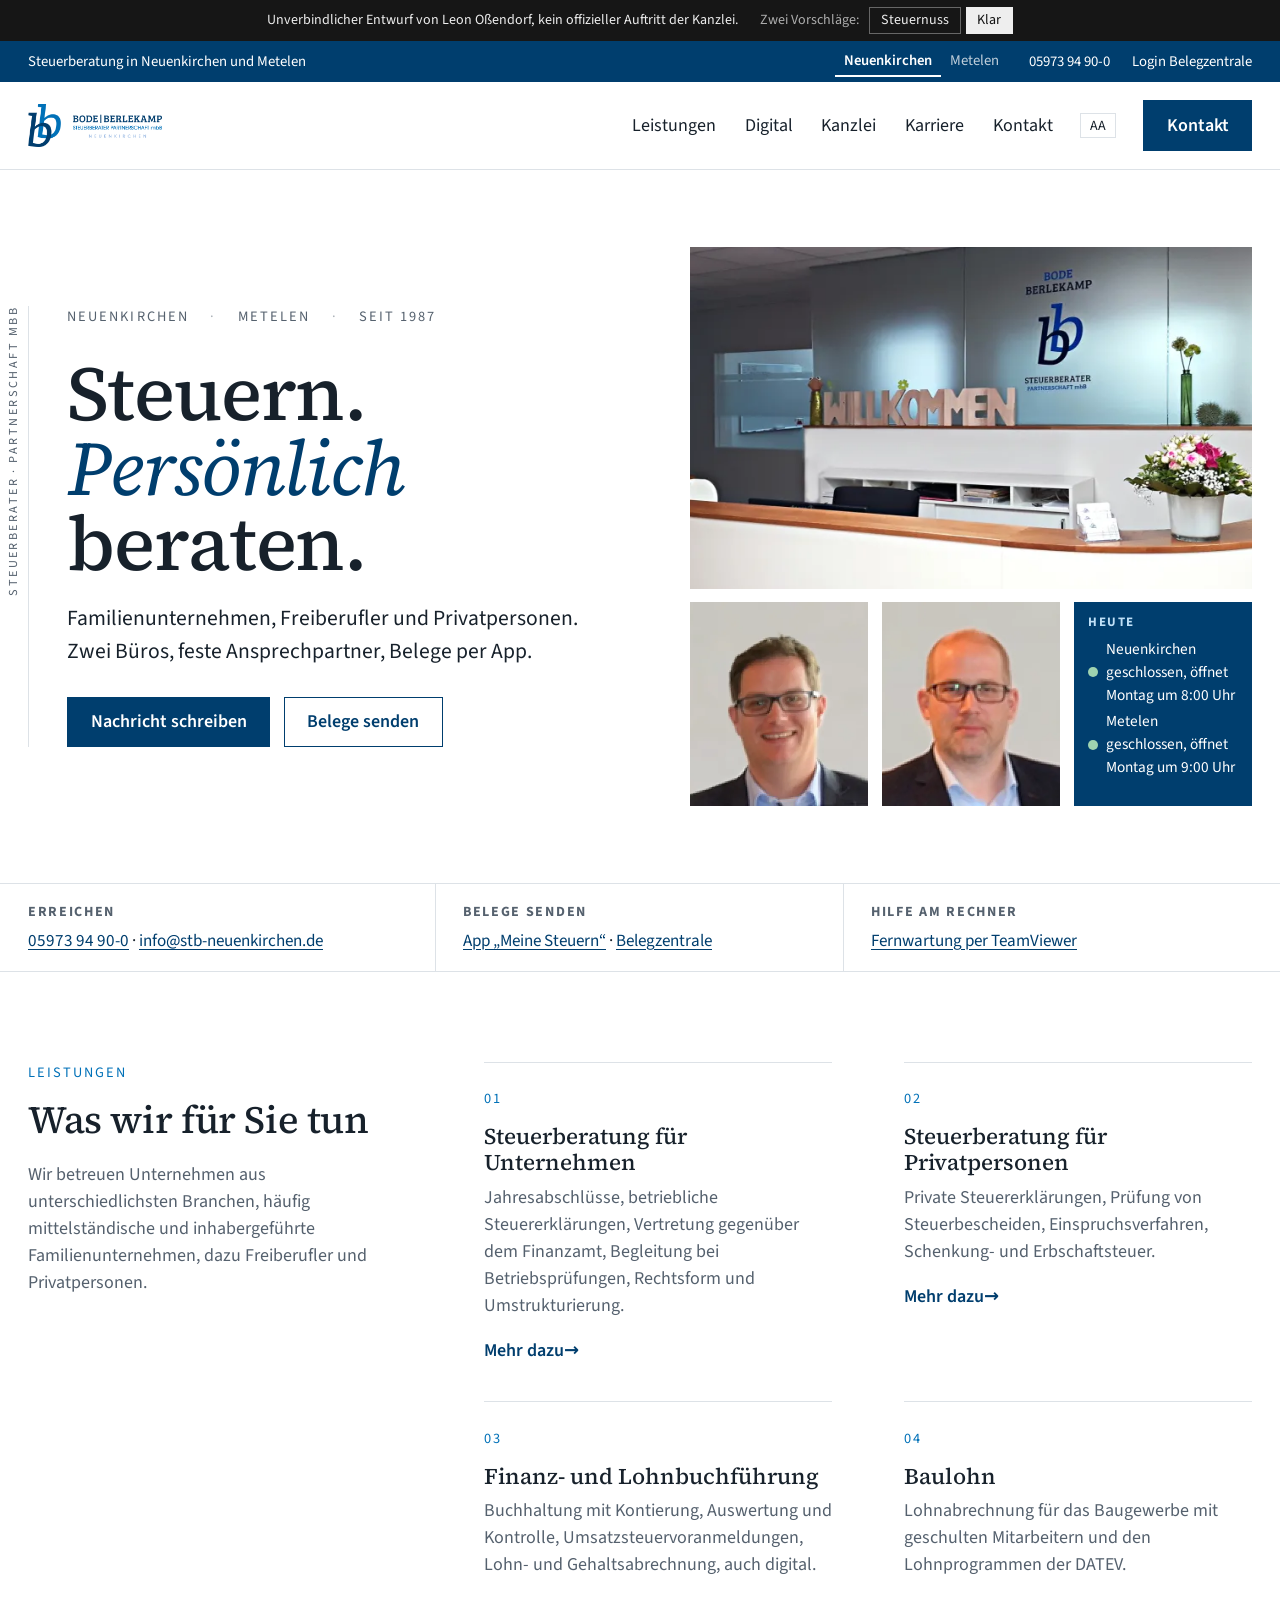
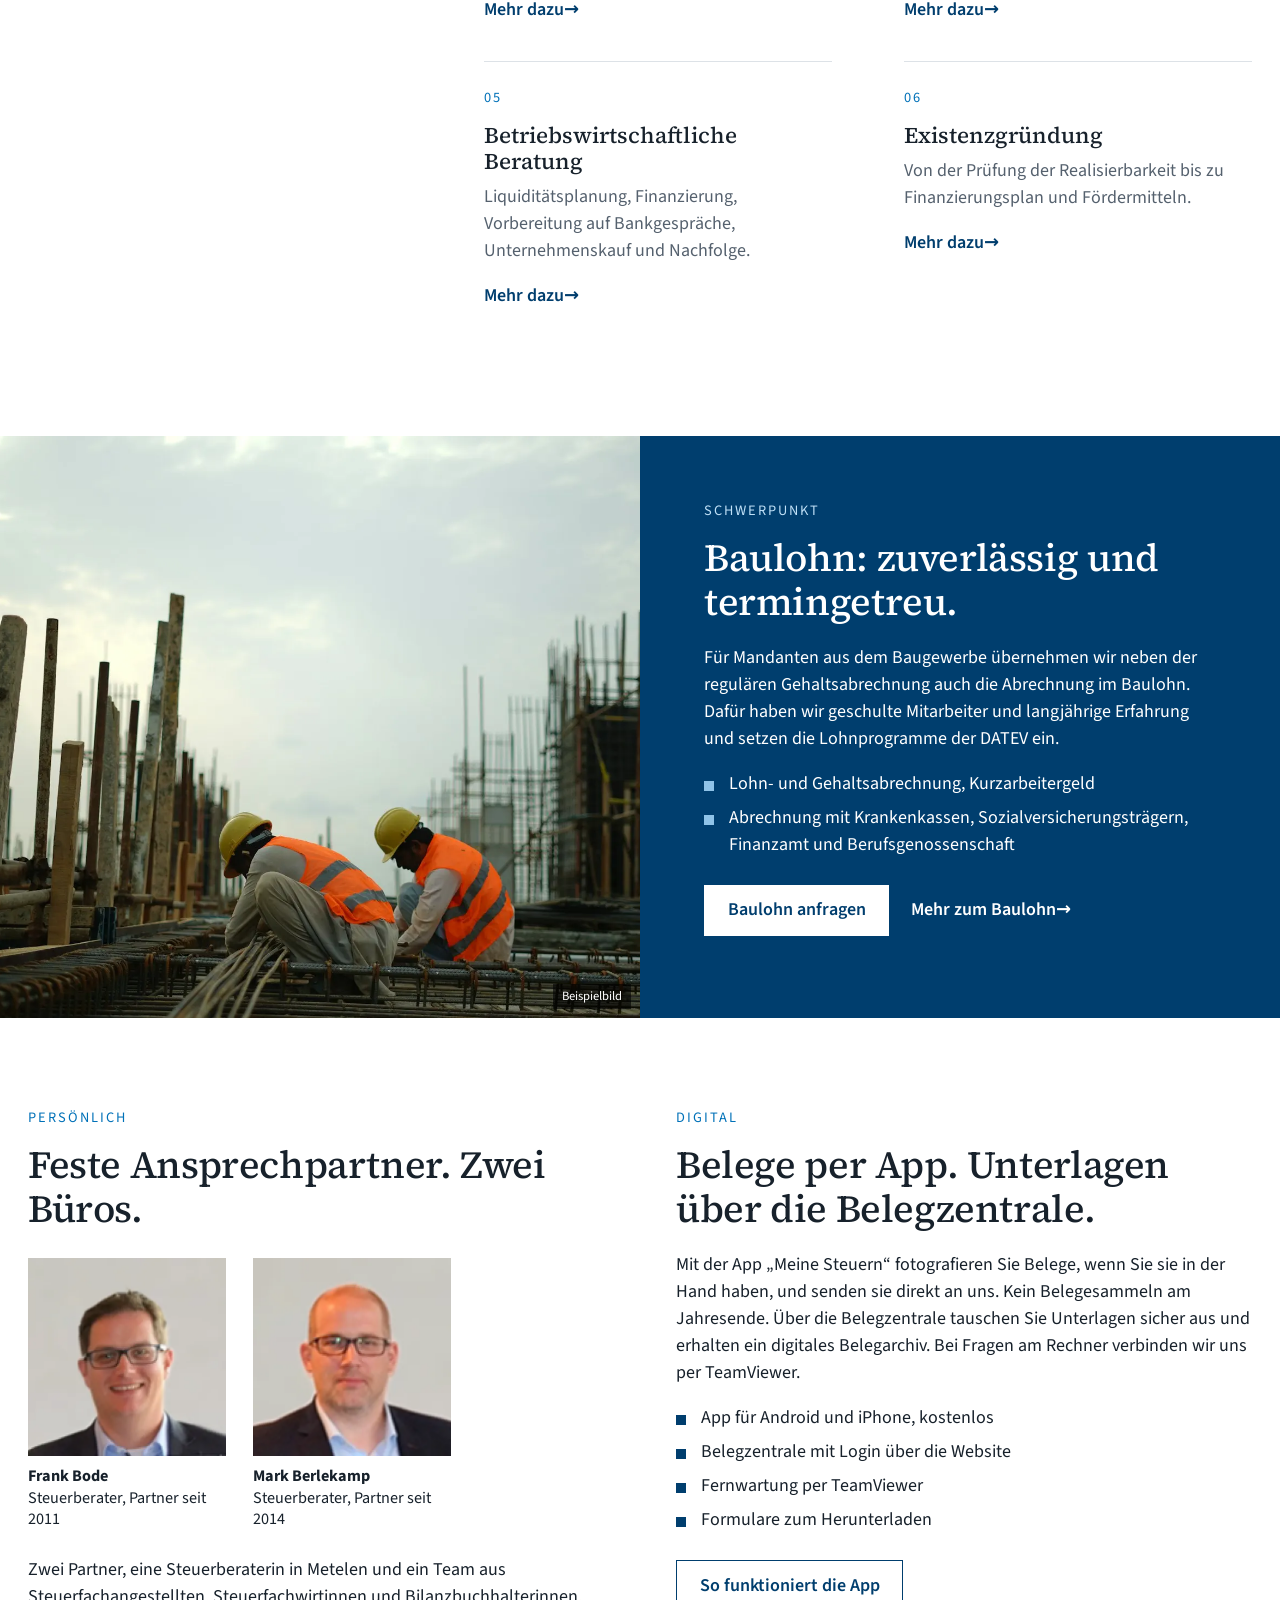
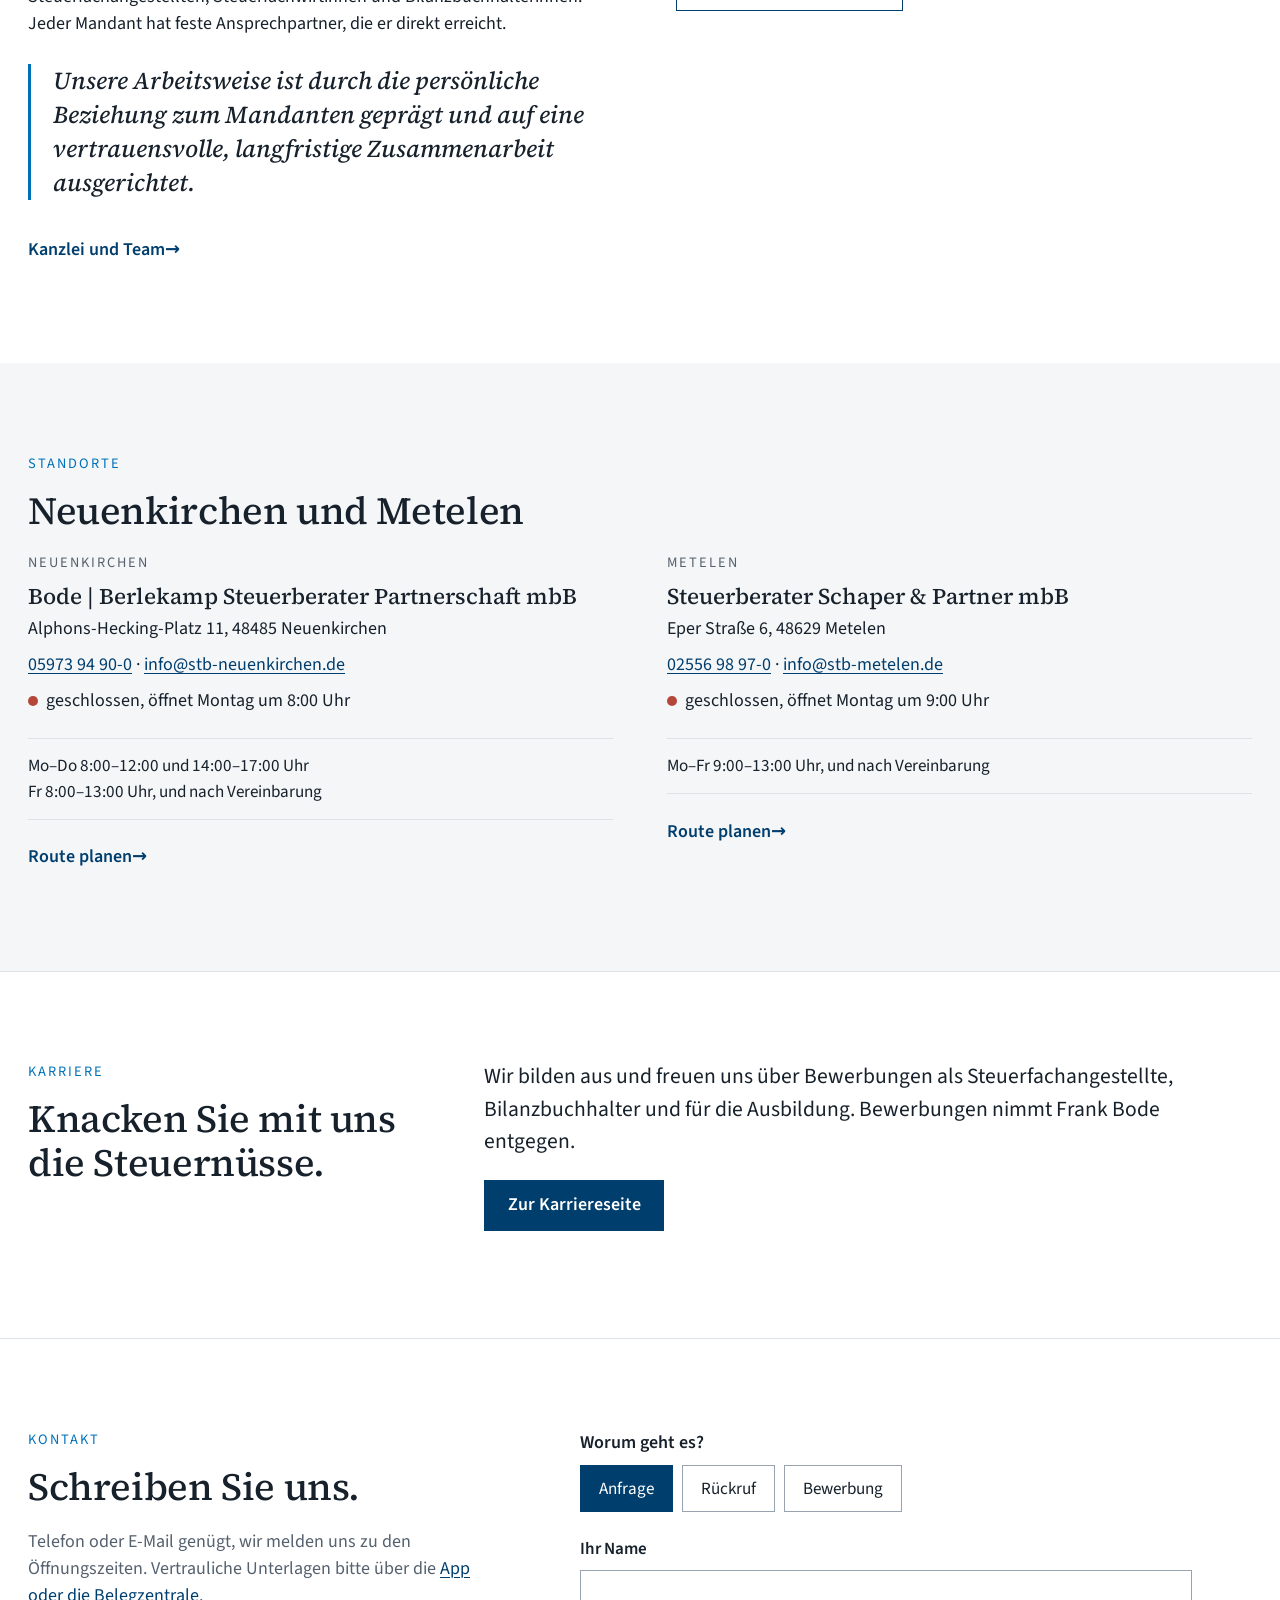
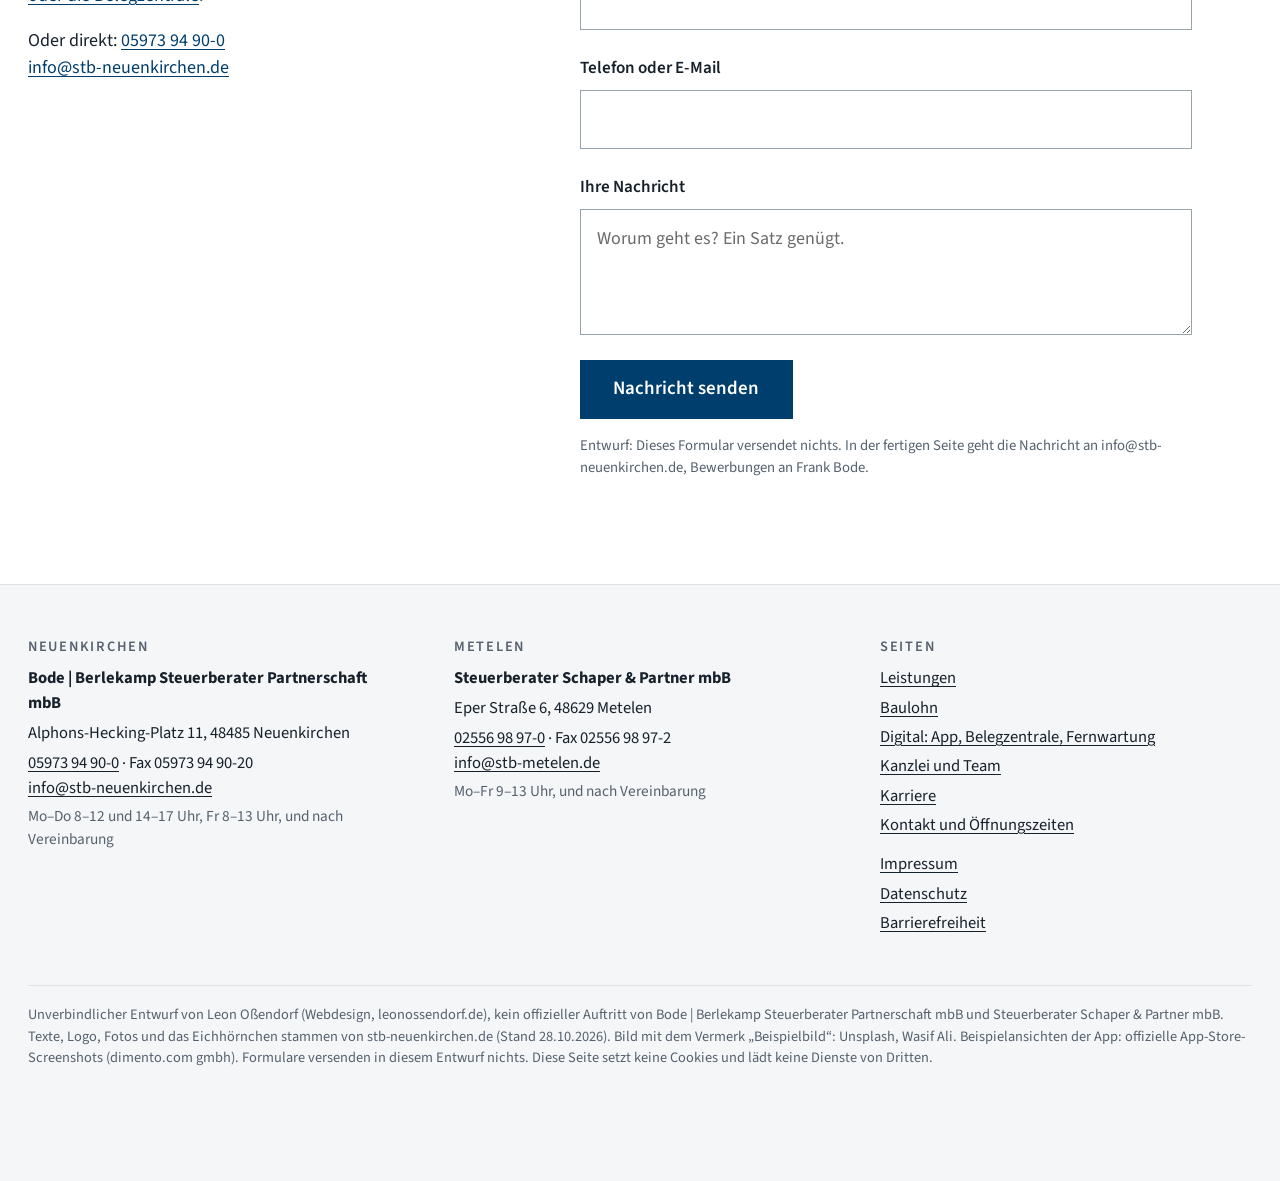
<file: index.html>
<!doctype html>
<html lang="de-DE" class="ohne-js" data-design="klar" data-standort="neuenkirchen">
<head>
<meta charset="utf-8">
<meta name="viewport" content="width=device-width, initial-scale=1">
<title>Steuerberatung in Neuenkirchen und Metelen · Bode | Berlekamp Steuerberater (Entwurf)</title>
<meta name="description" content="Entwurf: Bode | Berlekamp Steuerberater Partnerschaft mbB, Neuenkirchen, und Steuerberater Schaper & Partner mbB, Metelen. Steuerberatung für Familienunternehmen, Freiberufler und Privatpersonen.">
<meta name="robots" content="noindex,nofollow">
<link rel="icon" href="img/favicon.png" type="image/png">
<link rel="stylesheet" href="css/base.css">
<link rel="stylesheet" href="css/klar.css">
<link rel="stylesheet" href="css/nuss.css">
<script src="js/design.js"></script>
</head>
<body>
<a class="skip" href="#inhalt">Zum Inhalt springen</a>
<div class="entwurf" role="region" aria-label="Hinweis zum Entwurf">
  <span>Unverbindlicher Entwurf von Leon Oßendorf, kein offizieller Auftritt der Kanzlei.</span>
  <span class="schalter" role="group" aria-label="Design wählen"><span>Zwei Vorschläge:</span>
    <button type="button" data-design-wahl="nuss" aria-pressed="false">Steuernuss</button>
    <button type="button" data-design-wahl="klar" aria-pressed="true">Klar</button></span>
</div>
<header class="kopf">
  <div class="kopf-oben"><div class="wrap">
    <span class="claim">Steuerberatung in Neuenkirchen und Metelen</span>
    <div class="rechts">
      <div class="standort-wahl" role="group" aria-label="Standort wählen">
        <button type="button" data-standort-wahl="neuenkirchen" aria-pressed="true">Neuenkirchen</button>
        <button type="button" data-standort-wahl="metelen" aria-pressed="false">Metelen</button>
      </div>
      <a href="tel:+4959739490" data-tel>05973 94 90-0</a>
      <a class="login" href="digital.html#login">Login Belegzentrale</a>
    </div>
  </div></div>
  <div class="kopf-haupt"><div class="wrap">
    <a class="logo" href="index.html" aria-label="Zur Startseite">
      <img class="marke" src="img/logo-marke.png" alt="" width="120" height="158">
      <img class="wort" src="img/wortmarke-neuenkirchen.png" alt="Bode | Berlekamp Steuerberater Partnerschaft mbB, Neuenkirchen" data-wortmarke width="330" height="90">
    </a>
    <nav class="nav" id="hauptmenu" aria-label="Hauptmenü"><ul><li><a href="leistungen.html">Leistungen</a></li><li><a href="digital.html">Digital</a></li><li><a href="kanzlei.html">Kanzlei</a></li><li><a href="karriere.html">Karriere</a></li><li><a href="kontakt.html">Kontakt</a></li></ul></nav>
    <button type="button" class="schrift" aria-pressed="false" title="Schrift größer">A<span class="nur-vorleser"> Schrift größer</span>A</button>
    <a class="btn btn-haupt" href="kontakt.html">Kontakt</a>
    <button type="button" class="menu-knopf" aria-expanded="false" aria-controls="hauptmenu">Menü</button>
  </div></div>
</header>
<main id="inhalt" tabindex="-1">

<section class="hero" aria-labelledby="hero-h"><div class="wrap hero-raster">
  <div class="hero-text">
    <p class="hero-kicker"><span>Neuenkirchen</span><span>Metelen</span><span>seit 1987</span></p>
    <h1 id="hero-h"><span data-only="klar">Steuern. <em>Persönlich</em> beraten.</span><span data-only="nuss">Wir knacken Ihre <em>Steuernuss.</em></span></h1>
    <p class="hero-satz"><span data-only="klar">Familienunternehmen, Freiberufler und Privatpersonen. Zwei Büros, feste Ansprechpartner, Belege per App.</span><span data-only="nuss">Für Familienunternehmen, Freiberufler und Privatpersonen. Zwei Büros, feste Ansprechpartner, Belege per App.</span></p>
    <div class="hero-knoepfe"><a class="btn" href="kontakt.html">Nachricht schreiben</a><a class="btn btn-zweit" href="digital.html">Belege senden</a></div>
    <div data-only="nuss"><picture><source srcset="img/eich-ganz.webp" type="image/webp"><img class="hero-figur eich-hero" src="img/eich-ganz.png" alt="" width="348" height="513" loading="lazy"></picture></div>
  </div>
  <div class="hero-bilder">
    <figure class="b1"><picture><source srcset="img/empfang.webp" type="image/webp"><img src="img/empfang.jpg" alt="Empfang der Kanzlei in Neuenkirchen mit Holzbuchstaben „Willkommen“ und dem Logo an der Wand" width="920" height="404"></picture><figcaption>Empfang, Alphons-Hecking-Platz 11</figcaption></figure>
    <figure class="b2"><picture><source srcset="img/frank-bode.webp" type="image/webp"><img src="img/frank-bode.jpg" alt="Frank Bode" width="400" height="400"></picture><figcaption>Frank Bode</figcaption></figure>
    <figure class="b3"><picture><source srcset="img/mark-berlekamp.webp" type="image/webp"><img src="img/mark-berlekamp.jpg" alt="Mark Berlekamp" width="400" height="400"></picture><figcaption>Mark Berlekamp</figcaption></figure>
    <div class="b4"><strong>Heute</strong><p class="status" data-status="neuenkirchen"><span>Neuenkirchen <span class="status-text">…</span></span></p><p class="status" data-status="metelen"><span>Metelen <span class="status-text">…</span></span></p></div>
  </div>
</div></section>
<div class="infozeile"><div class="wrap">
  <div class="zelle"><strong>Erreichen</strong><p><a href="tel:+4959739490" data-tel>05973 94 90-0</a> · <a href="mailto:info@stb-neuenkirchen.de" data-mail>info@stb-neuenkirchen.de</a></p></div>
  <div class="zelle"><strong>Belege senden</strong><p><a href="digital.html#app">App „Meine Steuern“</a> · <a href="digital.html#login">Belegzentrale</a></p></div>
  <div class="zelle"><strong>Hilfe am Rechner</strong><p><a href="digital.html#teamviewer">Fernwartung per TeamViewer</a></p></div>
</div></div>

<section class="abschnitt ein" aria-labelledby="leist-h"><div class="wrap">
  <div class="spalten-text"><div><span class="nummer">Leistungen</span><h2 id="leist-h"><span data-only="klar">Was wir für Sie tun</span><span data-only="nuss">Welche Steuernuss dürfen wir knacken?</span></h2><p class="leise">Wir betreuen Unternehmen aus unterschiedlichsten Branchen, häufig mittelständische und inhabergeführte Familienunternehmen, dazu Freiberufler und Privatpersonen.</p></div>
  <ul class="liste-leistungen"><li><span class="nummer">01</span><h3>Steuerberatung für Unternehmen</h3><p>Jahresabschlüsse, betriebliche Steuererklärungen, Vertretung gegenüber dem Finanzamt, Begleitung bei Betriebsprüfungen, Rechtsform und Umstrukturierung.</p><a class="link-pfeil" href="leistungen.html#unternehmen">Mehr dazu</a></li><li><span class="nummer">02</span><h3>Steuerberatung für Privatpersonen</h3><p>Private Steuererklärungen, Prüfung von Steuerbescheiden, Einspruchsverfahren, Schenkung- und Erbschaftsteuer.</p><a class="link-pfeil" href="leistungen.html#privat">Mehr dazu</a></li><li><span class="nummer">03</span><h3>Finanz- und Lohnbuchführung</h3><p>Buchhaltung mit Kontierung, Auswertung und Kontrolle, Umsatzsteuervoranmeldungen, Lohn- und Gehaltsabrechnung, auch digital.</p><a class="link-pfeil" href="leistungen.html#buchfuehrung">Mehr dazu</a></li><li><span class="nummer">04</span><h3>Baulohn</h3><p>Lohnabrechnung für das Baugewerbe mit geschulten Mitarbeitern und den Lohnprogrammen der DATEV.</p><a class="link-pfeil" href="leistungen.html#baulohn">Mehr dazu</a></li><li><span class="nummer">05</span><h3>Betriebswirtschaftliche Beratung</h3><p>Liquiditätsplanung, Finanzierung, Vorbereitung auf Bankgespräche, Unternehmenskauf und Nachfolge.</p><a class="link-pfeil" href="leistungen.html#beratung">Mehr dazu</a></li><li><span class="nummer">06</span><h3>Existenzgründung</h3><p>Von der Prüfung der Realisierbarkeit bis zu Finanzierungsplan und Fördermitteln.</p><a class="link-pfeil" href="leistungen.html#gruendung">Mehr dazu</a></li></ul></div>
</div></section>

<section class="band" id="baulohn-kurz" aria-labelledby="bau-h">
  <div class="bild beispiel"><picture><source srcset="img/beispiel-baustelle.webp" type="image/webp"><img src="img/beispiel-baustelle.jpg" alt="Beispielbild: Bauarbeiter mit Helmen und Warnwesten auf einer Baustelle" width="1600" height="1067" loading="lazy"></picture></div>
  <div class="text"><span class="nummer">Schwerpunkt</span><h2 id="bau-h">Baulohn: zuverlässig und termingetreu.</h2>
    <p>Für Mandanten aus dem Baugewerbe übernehmen wir neben der regulären Gehaltsabrechnung auch die Abrechnung im Baulohn. Dafür haben wir geschulte Mitarbeiter und langjährige Erfahrung und setzen die Lohnprogramme der DATEV ein.</p>
    <ul class="haken"><li>Lohn- und Gehaltsabrechnung, Kurzarbeitergeld</li><li>Abrechnung mit Krankenkassen, Sozialversicherungsträgern, Finanzamt und Berufsgenossenschaft</li></ul>
    <p style="margin-top:1.5rem"><a class="btn" href="kontakt.html?thema=baulohn">Baulohn anfragen</a> <a class="link-pfeil" href="leistungen.html#baulohn" style="margin-left:1rem;color:inherit">Mehr zum Baulohn</a></p>
  </div>
</section>

<section class="abschnitt ein" aria-labelledby="dp-h"><div class="wrap spalten-2">
  <div><span class="nummer">Persönlich</span><h2 id="dp-h">Feste Ansprechpartner. Zwei Büros.</h2>
    <div class="portraits">
  <figure><picture><source srcset="img/frank-bode.webp" type="image/webp"><img src="img/frank-bode.jpg" alt="Frank Bode" width="400" height="400" loading="lazy"></picture><figcaption><b>Frank Bode</b>Steuerberater, Partner seit 2011</figcaption></figure>
  <figure><picture><source srcset="img/mark-berlekamp.webp" type="image/webp"><img src="img/mark-berlekamp.jpg" alt="Mark Berlekamp" width="400" height="400" loading="lazy"></picture><figcaption><b>Mark Berlekamp</b>Steuerberater, Partner seit 2014</figcaption></figure>
</div>
    <p>Zwei Partner, eine Steuerberaterin in Metelen und ein Team aus Steuerfachangestellten, Steuerfachwirtinnen und Bilanzbuchhalterinnen. Jeder Mandant hat feste Ansprechpartner, die er direkt erreicht.</p>
    <p class="zitat">Unsere Arbeitsweise ist durch die persönliche Beziehung zum Mandanten geprägt und auf eine vertrauensvolle, langfristige Zusammenarbeit ausgerichtet.</p>
    <a class="link-pfeil" href="kanzlei.html">Kanzlei und Team</a></div>
  <div><span class="nummer">Digital</span><h2>Belege per App. Unterlagen über die Belegzentrale.</h2>
    <p>Mit der App „Meine Steuern“ fotografieren Sie Belege, wenn Sie sie in der Hand haben, und senden sie direkt an uns. Kein Belegesammeln am Jahresende. Über die Belegzentrale tauschen Sie Unterlagen sicher aus und erhalten ein digitales Belegarchiv. Bei Fragen am Rechner verbinden wir uns per TeamViewer.</p>
    <ul class="haken"><li>App für Android und iPhone, kostenlos</li><li>Belegzentrale mit Login über die Website</li><li>Fernwartung per TeamViewer</li><li>Formulare zum Herunterladen</li></ul>
    <p style="margin-top:1.5rem"><a class="btn btn-zweit" href="digital.html">So funktioniert die App</a></p></div>
</div></section>

<section class="abschnitt abschnitt-flaeche ein" aria-labelledby="orte-h"><div class="wrap">
  <span class="nummer">Standorte</span><h2 id="orte-h">Neuenkirchen und Metelen</h2>
  <div class="standorte">
  <div class="standort"><span class="ort">Neuenkirchen</span><h3>Bode | Berlekamp Steuerberater Partnerschaft mbB</h3><address><p>Alphons-Hecking-Platz 11, 48485 Neuenkirchen</p><p><a href="tel:+4959739490">05973 94 90-0</a> · <a href="mailto:info@stb-neuenkirchen.de">info@stb-neuenkirchen.de</a></p></address><p class="status" data-status="neuenkirchen"><span class="status-text">…</span></p><p class="zeiten">Mo–Do 8:00–12:00 und 14:00–17:00 Uhr<br>Fr 8:00–13:00 Uhr, und nach Vereinbarung</p><a class="link-pfeil" href="https://www.google.com/maps/dir/?api=1&destination=Alphons-Hecking-Platz+11,+48485+Neuenkirchen" rel="noopener">Route planen</a></div>
  <div class="standort"><span class="ort">Metelen</span><h3>Steuerberater Schaper &amp; Partner mbB</h3><address><p>Eper Straße 6, 48629 Metelen</p><p><a href="tel:+4925569897">02556 98 97-0</a> · <a href="mailto:info@stb-metelen.de">info@stb-metelen.de</a></p></address><p class="status" data-status="metelen"><span class="status-text">…</span></p><p class="zeiten">Mo–Fr 9:00–13:00 Uhr, und nach Vereinbarung</p><a class="link-pfeil" href="https://www.google.com/maps/dir/?api=1&destination=Eper+Stra%C3%9Fe+6,+48629+Metelen" rel="noopener">Route planen</a></div>
</div>
</div></section>

<section class="abschnitt karriere ein" aria-labelledby="job-h"><div class="wrap spalten-text">
  <div><span class="nummer">Karriere</span><h2 id="job-h">Knacken Sie mit uns die Steuernüsse.</h2></div>
  <div><p class="gross">Wir bilden aus und freuen uns über Bewerbungen als Steuerfachangestellte, Bilanzbuchhalter und für die Ausbildung. Bewerbungen nimmt Frank Bode entgegen.</p><p><a class="btn" href="karriere.html">Zur Karriereseite</a></p></div>
</div><div data-only="nuss"><picture><source srcset="img/eich-megafon.webp" type="image/webp"><img class="hero-figur hoernchen-karriere" src="img/eich-megafon.png" alt="" width="357" height="294" loading="lazy"></picture></div></section>

<section class="abschnitt ein" id="kontakt" aria-labelledby="kontakt-h"><div class="wrap kompakt">
  <div><span class="nummer">Kontakt</span><h2 id="kontakt-h">Schreiben Sie uns.</h2><p class="leise">Telefon oder E-Mail genügt, wir melden uns zu den Öffnungszeiten. Vertrauliche Unterlagen bitte über die <a href="digital.html">App oder die Belegzentrale</a>.</p><p>Oder direkt: <a href="tel:+4959739490" data-tel>05973 94 90-0</a><br><a href="mailto:info@stb-neuenkirchen.de" data-mail>info@stb-neuenkirchen.de</a></p></div>
  <form class="formular f3" data-demo novalidate>
    <fieldset><legend>Worum geht es?</legend>
      <div class="wahl"><label><input type="radio" name="thema" value="anfrage" checked> Anfrage</label><label><input type="radio" name="thema" value="rueckruf"> Rückruf</label><label><input type="radio" name="thema" value="bewerbung"> Bewerbung</label></div>
    </fieldset>
    <fieldset data-zeig="bewerbung"><legend>Ich bewerbe mich als …</legend>
      <div class="wahl"><label><input type="radio" name="stelle" value="stfa"> Steuerfachangestellte/r</label><label><input type="radio" name="stelle" value="bibu"> Bilanzbuchhalter/in</label><label><input type="radio" name="stelle" value="azubi"> Auszubildende/r</label><label><input type="radio" name="stelle" value="initiativ"> Initiativ</label></div>
    </fieldset>
    <fieldset data-zeig="rueckruf"><legend>Wann passt der Rückruf?</legend>
      <div class="wahl"><label><input type="radio" name="zeit" value="vormittags"> Vormittags</label><label><input type="radio" name="zeit" value="nachmittags"> Nachmittags</label><label><input type="radio" name="zeit" value="egal"> Egal</label></div>
    </fieldset>
    <div class="feldzeile"><label for="f-name">Ihr Name</label><input id="f-name" name="name" type="text" autocomplete="name"></div>
    <div class="feldzeile"><label for="f-kontakt">Telefon oder E-Mail</label><input id="f-kontakt" name="kontakt" type="text" autocomplete="on" inputmode="email" required></div>
    <div class="feldzeile"><label for="f-text">Ihre Nachricht</label><textarea id="f-text" name="nachricht" placeholder="Worum geht es? Ein Satz genügt."></textarea></div>
    <div class="feldzeile" data-zeig="bewerbung"><label for="f-cv">Lebenslauf (Angabe optional)</label><input id="f-cv" name="lebenslauf" type="file" accept=".pdf,.jpg,.png"></div>
    <p class="fehler" role="alert" hidden></p>
    <button class="btn" type="submit">Nachricht senden</button>
    <p class="demo-hinweis">Entwurf: Dieses Formular versendet nichts. In der fertigen Seite geht die Nachricht an info@stb-neuenkirchen.de, Bewerbungen an Frank Bode.</p>
  </form>
</div></section>

</main>
<footer class="fuss"><div class="wrap">
  <div class="spalten">
    <div><h2>Neuenkirchen</h2><address><p><strong>Bode | Berlekamp Steuerberater Partnerschaft mbB</strong></p><p>Alphons-Hecking-Platz 11, 48485 Neuenkirchen</p><p><a href="tel:+4959739490">05973 94 90-0</a> · Fax 05973 94 90-20<br><a href="mailto:info@stb-neuenkirchen.de">info@stb-neuenkirchen.de</a></p></address><p class="klein leise">Mo–Do 8–12 und 14–17 Uhr, Fr 8–13 Uhr, und nach Vereinbarung</p></div>
    <div><h2>Metelen</h2><address><p><strong>Steuerberater Schaper &amp; Partner mbB</strong></p><p>Eper Straße 6, 48629 Metelen</p><p><a href="tel:+4925569897">02556 98 97-0</a> · Fax 02556 98 97-2<br><a href="mailto:info@stb-metelen.de">info@stb-metelen.de</a></p></address><p class="klein leise">Mo–Fr 9–13 Uhr, und nach Vereinbarung</p></div>
    <div><h2>Seiten</h2><ul><li><a href="leistungen.html">Leistungen</a></li><li><a href="leistungen.html#baulohn">Baulohn</a></li><li><a href="digital.html">Digital: App, Belegzentrale, Fernwartung</a></li><li><a href="kanzlei.html">Kanzlei und Team</a></li><li><a href="karriere.html">Karriere</a></li><li><a href="kontakt.html">Kontakt und Öffnungszeiten</a></li></ul><ul style="margin-top:.8rem"><li><a href="impressum.html">Impressum</a></li><li><a href="datenschutz.html">Datenschutz</a></li><li><a href="barrierefreiheit.html">Barrierefreiheit</a></li></ul></div>
  </div>
  <div class="entwurf-hinweis"><p>Unverbindlicher Entwurf von Leon Oßendorf (Webdesign, leonossendorf.de), kein offizieller Auftritt von Bode | Berlekamp Steuerberater Partnerschaft mbB und Steuerberater Schaper &amp; Partner mbB. Texte, Logo, Fotos und das Eichhörnchen stammen von stb-neuenkirchen.de (Stand 28.10.2026). Bild mit dem Vermerk „Beispielbild“: Unsplash, Wasif Ali. Beispielansichten der App: offizielle App-Store-Screenshots (dimento.com gmbh). Formulare versenden in diesem Entwurf nichts. Diese Seite setzt keine Cookies und lädt keine Dienste von Dritten.</p></div>
</div></footer>
<nav class="daumen" aria-label="Schnellkontakt"><a class="btn" href="tel:+4959739490" data-tel>05973 94 90-0</a><a class="btn btn-zweit" href="kontakt.html">Nachricht</a></nav>
<script src="js/main.js"></script>
</body>
</html>
</file>
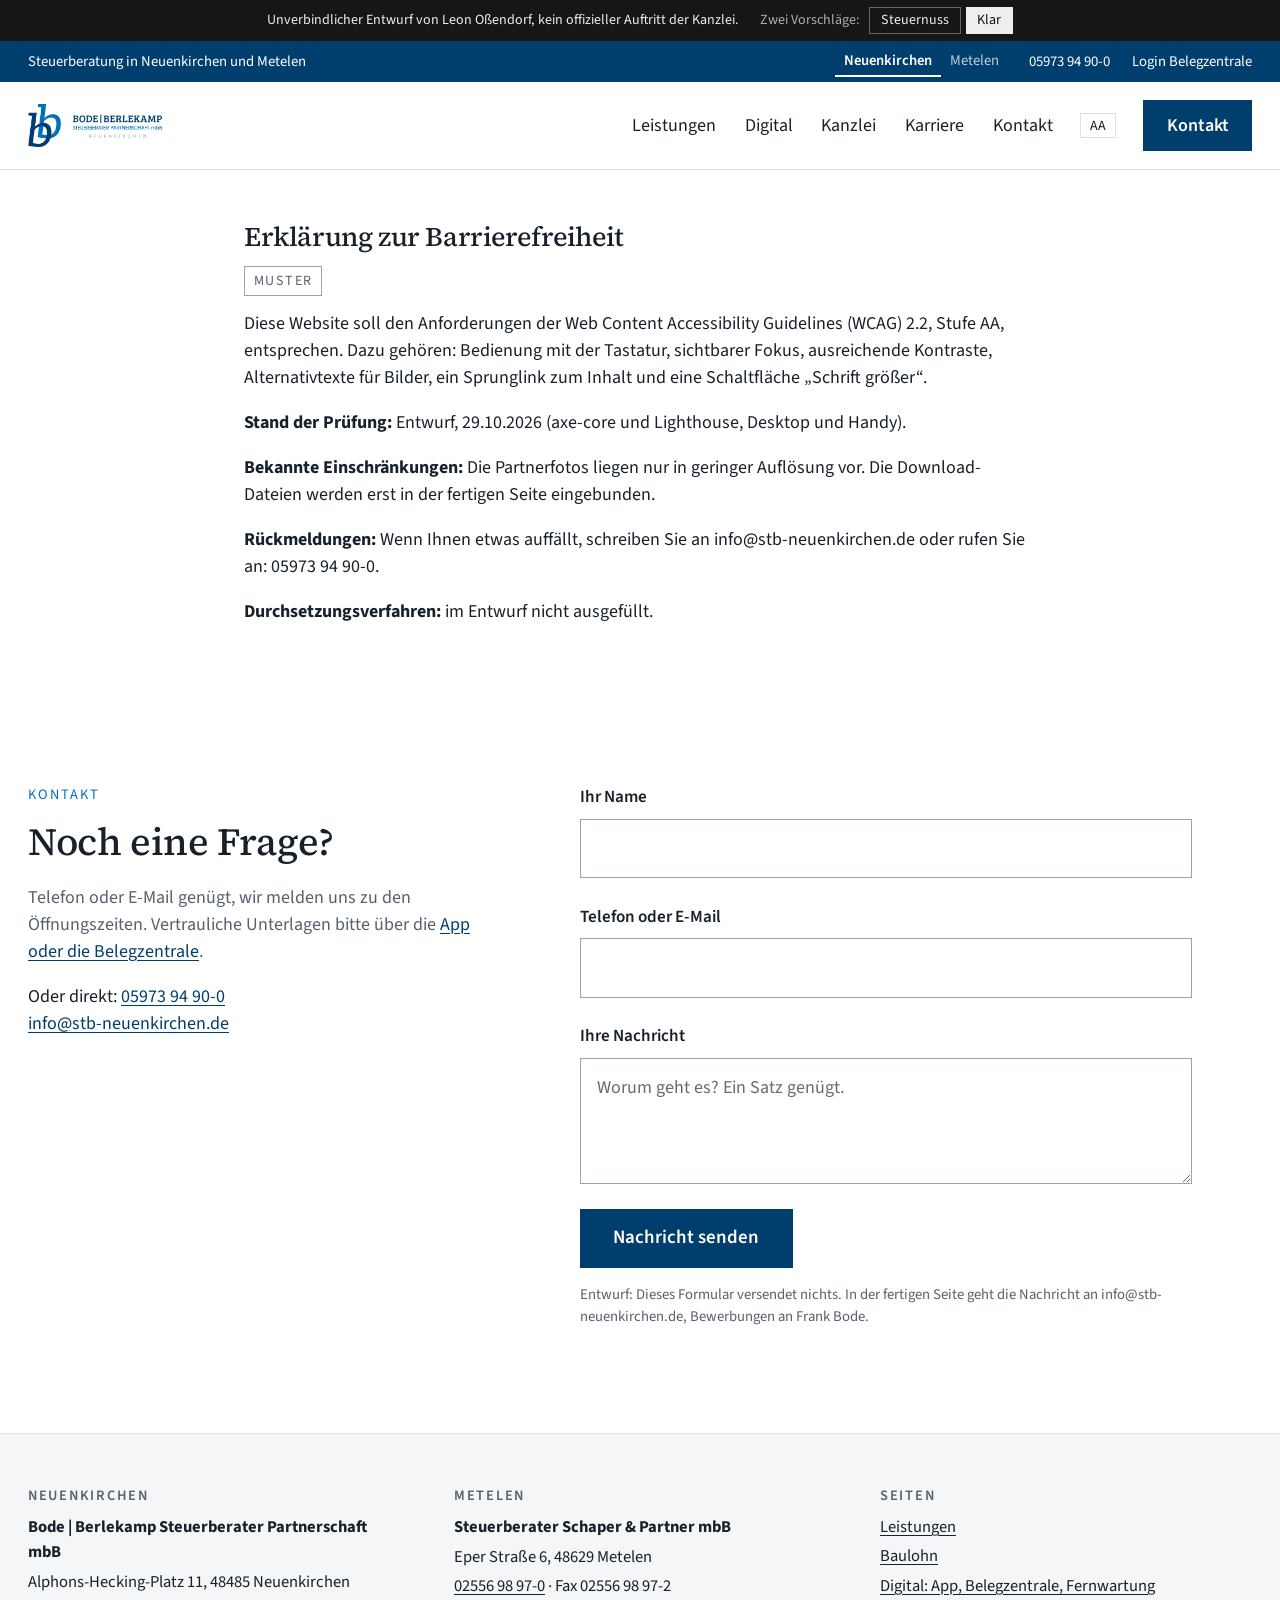
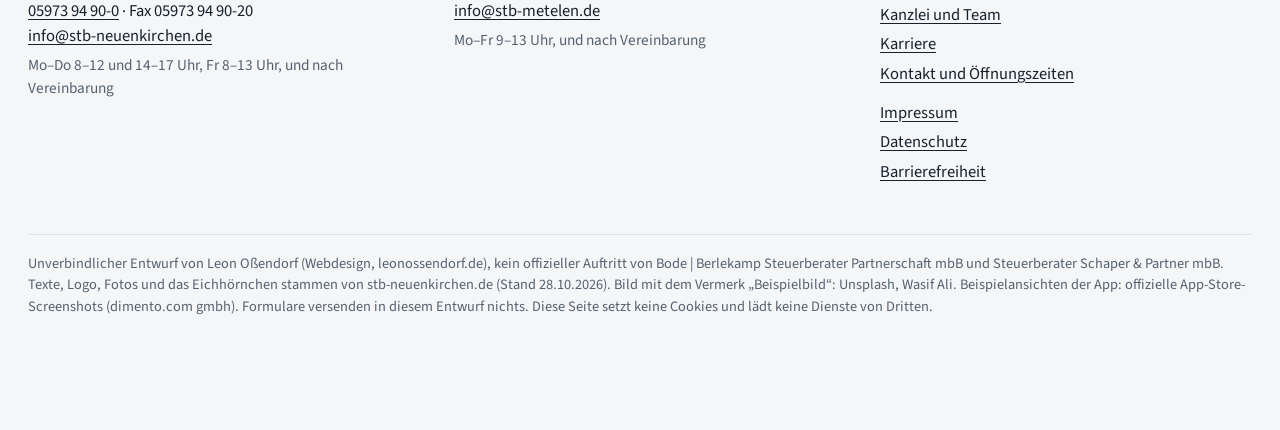
<file: barrierefreiheit.html>
<!doctype html>
<html lang="de-DE" class="ohne-js" data-design="klar" data-standort="neuenkirchen">
<head>
<meta charset="utf-8">
<meta name="viewport" content="width=device-width, initial-scale=1">
<title>Barrierefreiheit · Bode | Berlekamp Steuerberater (Entwurf)</title>
<meta name="description" content="Unverbindlicher Website-Entwurf für Bode | Berlekamp Steuerberater Partnerschaft mbB (Neuenkirchen) und Steuerberater Schaper & Partner mbB (Metelen).">
<meta name="robots" content="noindex,nofollow">
<link rel="icon" href="img/favicon.png" type="image/png">
<link rel="stylesheet" href="css/base.css">
<link rel="stylesheet" href="css/klar.css">
<link rel="stylesheet" href="css/nuss.css">
<script src="js/design.js"></script>
</head>
<body>
<a class="skip" href="#inhalt">Zum Inhalt springen</a>
<div class="entwurf" role="region" aria-label="Hinweis zum Entwurf">
  <span>Unverbindlicher Entwurf von Leon Oßendorf, kein offizieller Auftritt der Kanzlei.</span>
  <span class="schalter" role="group" aria-label="Design wählen"><span>Zwei Vorschläge:</span>
    <button type="button" data-design-wahl="nuss" aria-pressed="false">Steuernuss</button>
    <button type="button" data-design-wahl="klar" aria-pressed="true">Klar</button></span>
</div>
<header class="kopf">
  <div class="kopf-oben"><div class="wrap">
    <span class="claim">Steuerberatung in Neuenkirchen und Metelen</span>
    <div class="rechts">
      <div class="standort-wahl" role="group" aria-label="Standort wählen">
        <button type="button" data-standort-wahl="neuenkirchen" aria-pressed="true">Neuenkirchen</button>
        <button type="button" data-standort-wahl="metelen" aria-pressed="false">Metelen</button>
      </div>
      <a href="tel:+4959739490" data-tel>05973 94 90-0</a>
      <a class="login" href="digital.html#login">Login Belegzentrale</a>
    </div>
  </div></div>
  <div class="kopf-haupt"><div class="wrap">
    <a class="logo" href="index.html" aria-label="Zur Startseite">
      <img class="marke" src="img/logo-marke.png" alt="" width="120" height="158">
      <img class="wort" src="img/wortmarke-neuenkirchen.png" alt="Bode | Berlekamp Steuerberater Partnerschaft mbB, Neuenkirchen" data-wortmarke width="330" height="90">
    </a>
    <nav class="nav" id="hauptmenu" aria-label="Hauptmenü"><ul><li><a href="leistungen.html">Leistungen</a></li><li><a href="digital.html">Digital</a></li><li><a href="kanzlei.html">Kanzlei</a></li><li><a href="karriere.html">Karriere</a></li><li><a href="kontakt.html">Kontakt</a></li></ul></nav>
    <button type="button" class="schrift" aria-pressed="false" title="Schrift größer">A<span class="nur-vorleser"> Schrift größer</span>A</button>
    <a class="btn btn-haupt" href="kontakt.html">Kontakt</a>
    <button type="button" class="menu-knopf" aria-expanded="false" aria-controls="hauptmenu">Menü</button>
  </div></div>
</header>
<main id="inhalt" tabindex="-1">
<section class="abschnitt-eng"><div class="wrap-text"><h1>Erklärung zur Barrierefreiheit</h1><p class="label">Muster</p>
<p>Diese Website soll den Anforderungen der Web Content Accessibility Guidelines (WCAG) 2.2, Stufe AA, entsprechen. Dazu gehören: Bedienung mit der Tastatur, sichtbarer Fokus, ausreichende Kontraste, Alternativtexte für Bilder, ein Sprunglink zum Inhalt und eine Schaltfläche „Schrift größer“.</p>
<p><strong>Stand der Prüfung:</strong> Entwurf, 29.10.2026 (axe-core und Lighthouse, Desktop und Handy).</p>
<p><strong>Bekannte Einschränkungen:</strong> Die Partnerfotos liegen nur in geringer Auflösung vor. Die Download-Dateien werden erst in der fertigen Seite eingebunden.</p>
<p><strong>Rückmeldungen:</strong> Wenn Ihnen etwas auffällt, schreiben Sie an info@stb-neuenkirchen.de oder rufen Sie an: 05973 94 90-0.</p>
<p><strong>Durchsetzungsverfahren:</strong> im Entwurf nicht ausgefüllt.</p></div></section><section class="abschnitt ein" id="kontakt" aria-labelledby="kontakt-h"><div class="wrap kompakt">
  <div><span class="nummer">Kontakt</span><h2 id="kontakt-h">Noch eine Frage?</h2><p class="leise">Telefon oder E-Mail genügt, wir melden uns zu den Öffnungszeiten. Vertrauliche Unterlagen bitte über die <a href="digital.html">App oder die Belegzentrale</a>.</p><p>Oder direkt: <a href="tel:+4959739490" data-tel>05973 94 90-0</a><br><a href="mailto:info@stb-neuenkirchen.de" data-mail>info@stb-neuenkirchen.de</a></p></div>
  <form class="formular f3" data-demo novalidate>
    <div class="feldzeile"><label for="f-name">Ihr Name</label><input id="f-name" name="name" type="text" autocomplete="name"></div>
    <div class="feldzeile"><label for="f-kontakt">Telefon oder E-Mail</label><input id="f-kontakt" name="kontakt" type="text" autocomplete="on" inputmode="email" required></div>
    <div class="feldzeile"><label for="f-text">Ihre Nachricht</label><textarea id="f-text" name="nachricht" placeholder="Worum geht es? Ein Satz genügt."></textarea></div>
    <p class="fehler" role="alert" hidden></p>
    <button class="btn" type="submit">Nachricht senden</button>
    <p class="demo-hinweis">Entwurf: Dieses Formular versendet nichts. In der fertigen Seite geht die Nachricht an info@stb-neuenkirchen.de, Bewerbungen an Frank Bode.</p>
  </form>
</div></section>
</main>
<footer class="fuss"><div class="wrap">
  <div class="spalten">
    <div><h2>Neuenkirchen</h2><address><p><strong>Bode | Berlekamp Steuerberater Partnerschaft mbB</strong></p><p>Alphons-Hecking-Platz 11, 48485 Neuenkirchen</p><p><a href="tel:+4959739490">05973 94 90-0</a> · Fax 05973 94 90-20<br><a href="mailto:info@stb-neuenkirchen.de">info@stb-neuenkirchen.de</a></p></address><p class="klein leise">Mo–Do 8–12 und 14–17 Uhr, Fr 8–13 Uhr, und nach Vereinbarung</p></div>
    <div><h2>Metelen</h2><address><p><strong>Steuerberater Schaper &amp; Partner mbB</strong></p><p>Eper Straße 6, 48629 Metelen</p><p><a href="tel:+4925569897">02556 98 97-0</a> · Fax 02556 98 97-2<br><a href="mailto:info@stb-metelen.de">info@stb-metelen.de</a></p></address><p class="klein leise">Mo–Fr 9–13 Uhr, und nach Vereinbarung</p></div>
    <div><h2>Seiten</h2><ul><li><a href="leistungen.html">Leistungen</a></li><li><a href="leistungen.html#baulohn">Baulohn</a></li><li><a href="digital.html">Digital: App, Belegzentrale, Fernwartung</a></li><li><a href="kanzlei.html">Kanzlei und Team</a></li><li><a href="karriere.html">Karriere</a></li><li><a href="kontakt.html">Kontakt und Öffnungszeiten</a></li></ul><ul style="margin-top:.8rem"><li><a href="impressum.html">Impressum</a></li><li><a href="datenschutz.html">Datenschutz</a></li><li><a href="barrierefreiheit.html">Barrierefreiheit</a></li></ul></div>
  </div>
  <div class="entwurf-hinweis"><p>Unverbindlicher Entwurf von Leon Oßendorf (Webdesign, leonossendorf.de), kein offizieller Auftritt von Bode | Berlekamp Steuerberater Partnerschaft mbB und Steuerberater Schaper &amp; Partner mbB. Texte, Logo, Fotos und das Eichhörnchen stammen von stb-neuenkirchen.de (Stand 28.10.2026). Bild mit dem Vermerk „Beispielbild“: Unsplash, Wasif Ali. Beispielansichten der App: offizielle App-Store-Screenshots (dimento.com gmbh). Formulare versenden in diesem Entwurf nichts. Diese Seite setzt keine Cookies und lädt keine Dienste von Dritten.</p></div>
</div></footer>
<nav class="daumen" aria-label="Schnellkontakt"><a class="btn" href="tel:+4959739490" data-tel>05973 94 90-0</a><a class="btn btn-zweit" href="kontakt.html">Nachricht</a></nav>
<script src="js/main.js"></script>
</body>
</html>
</file>
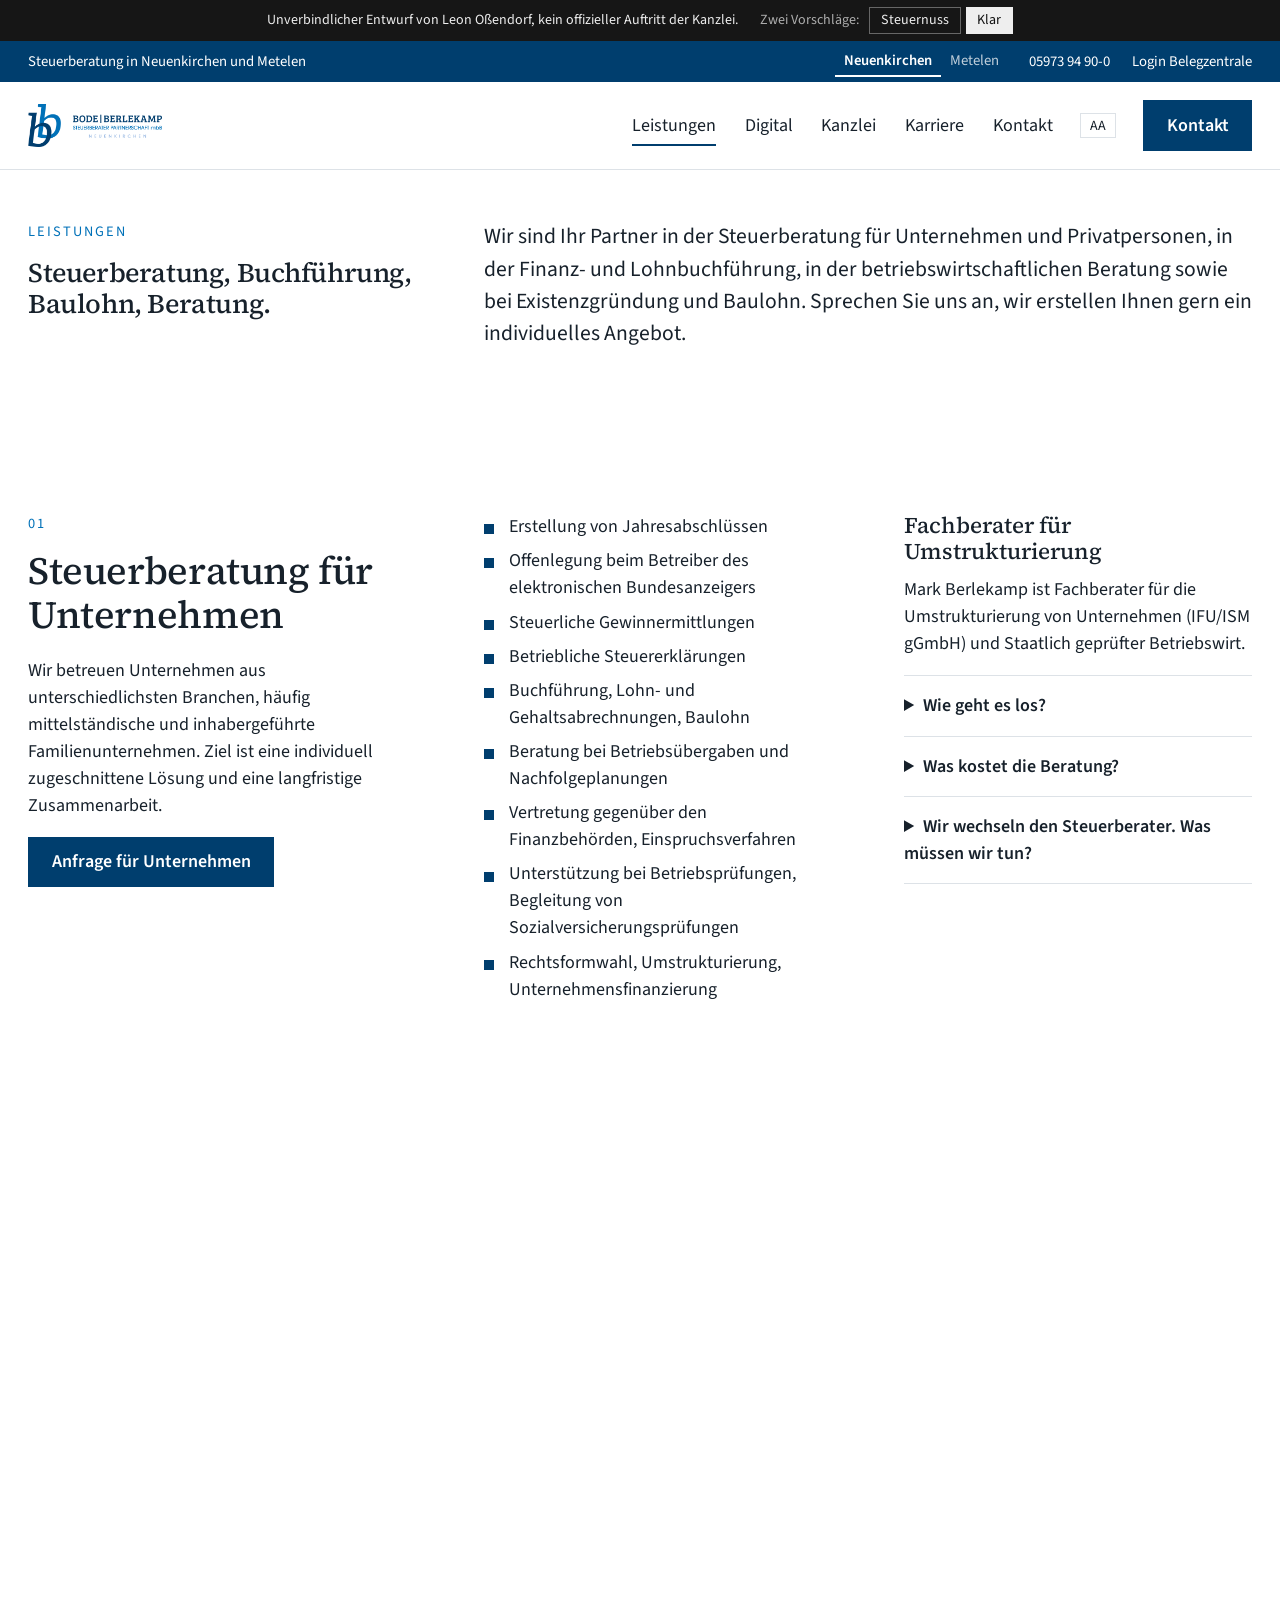
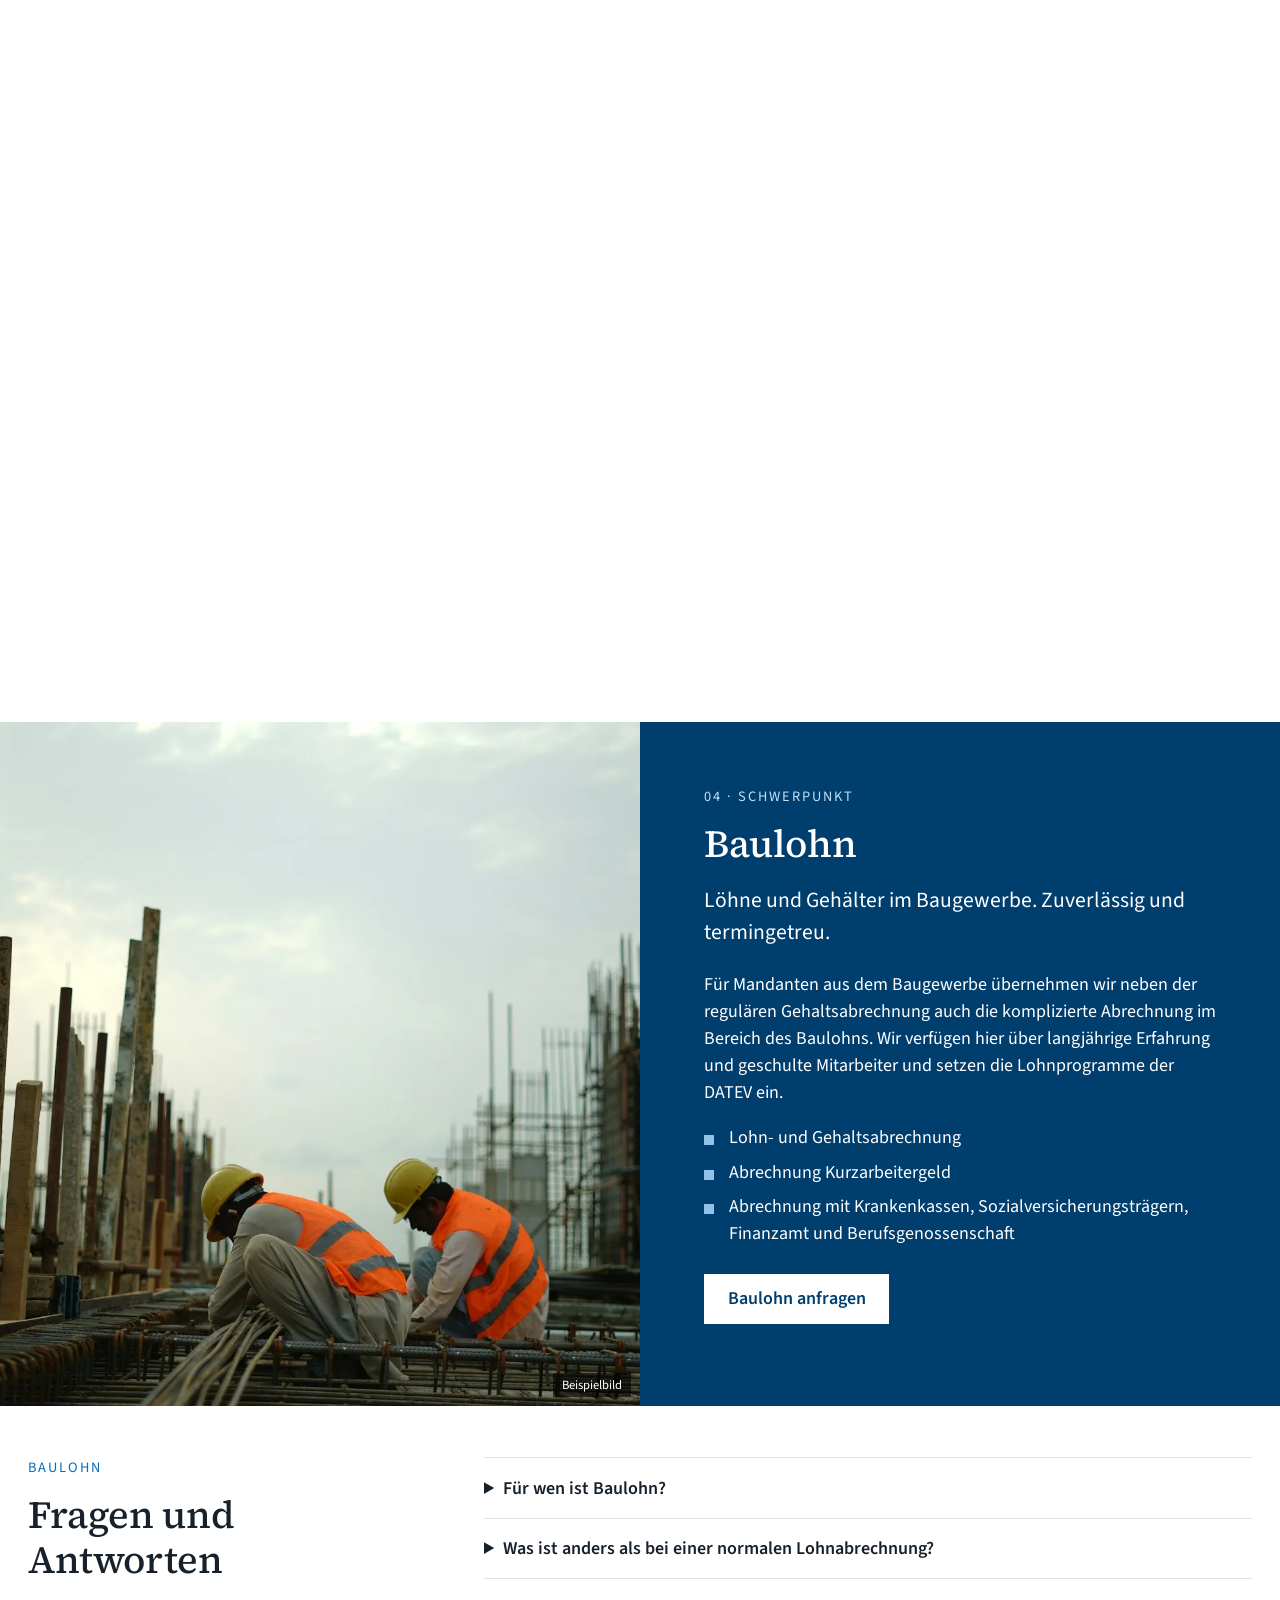
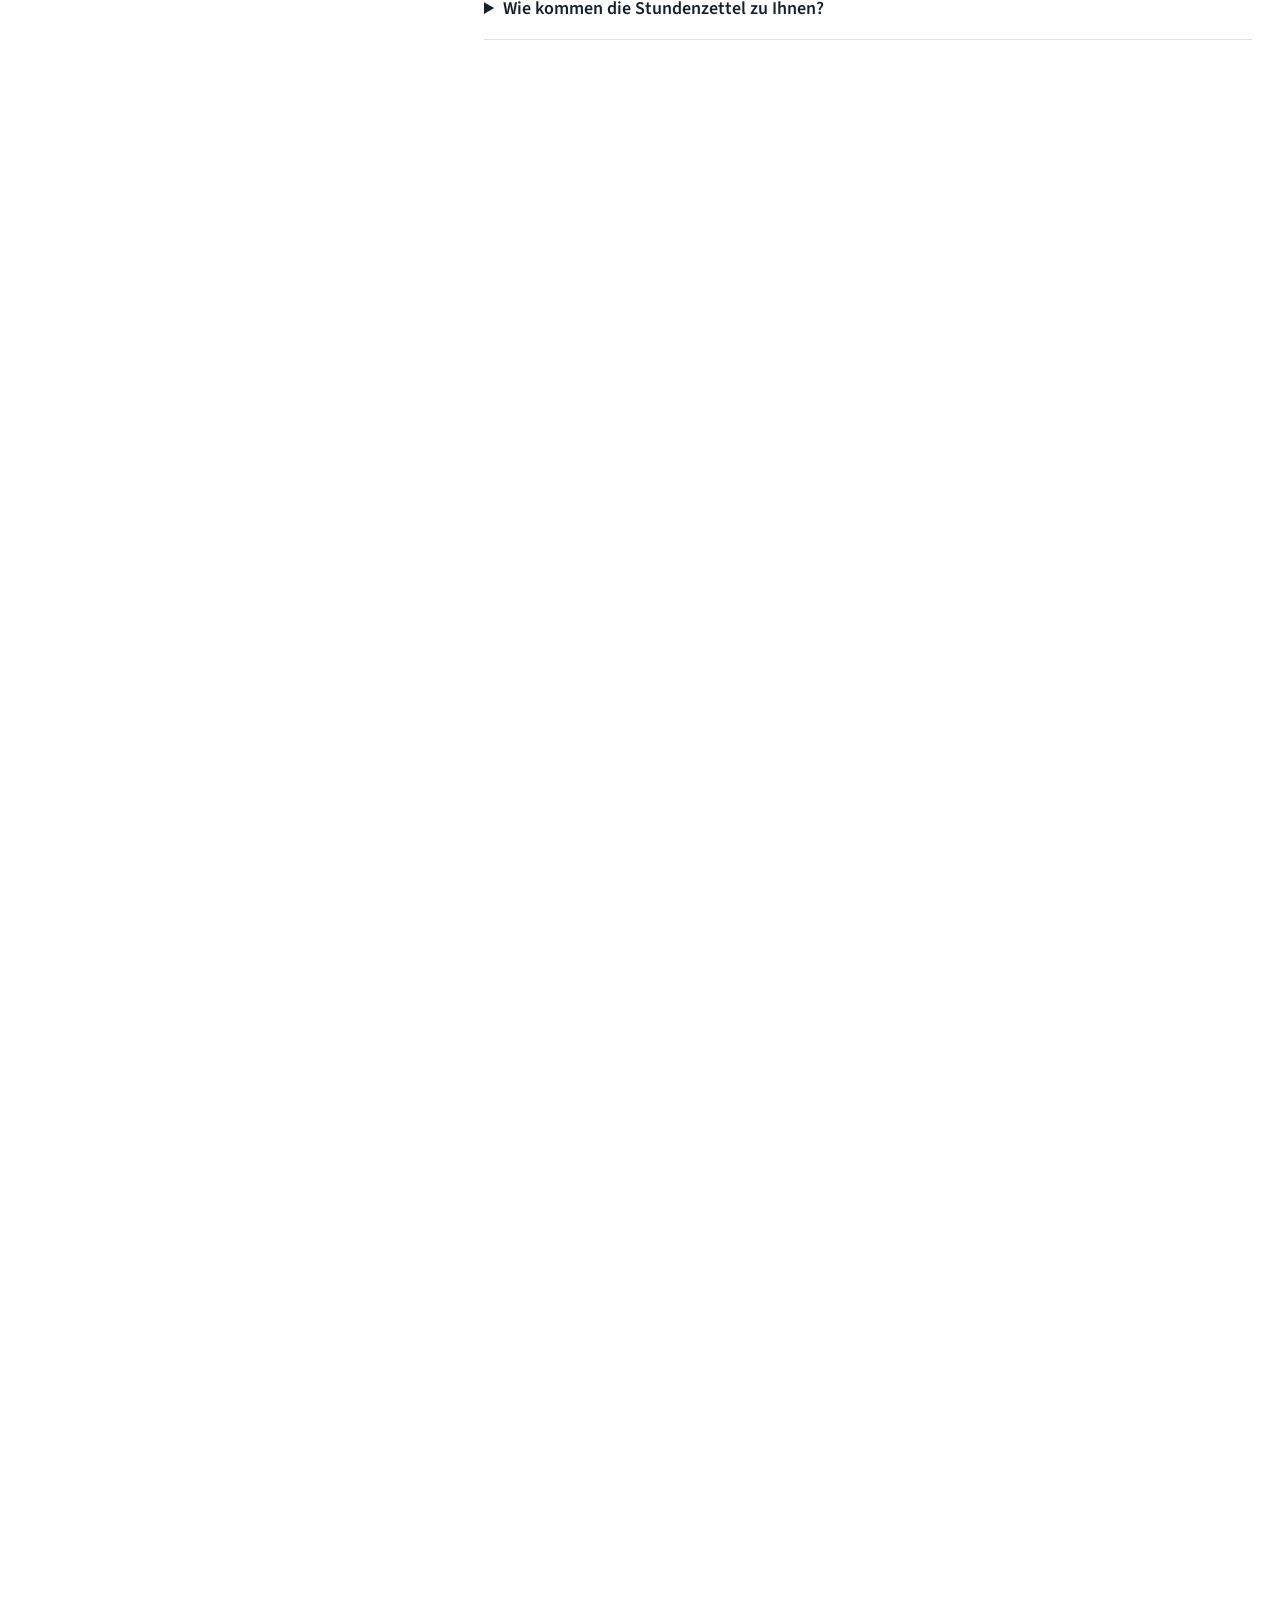
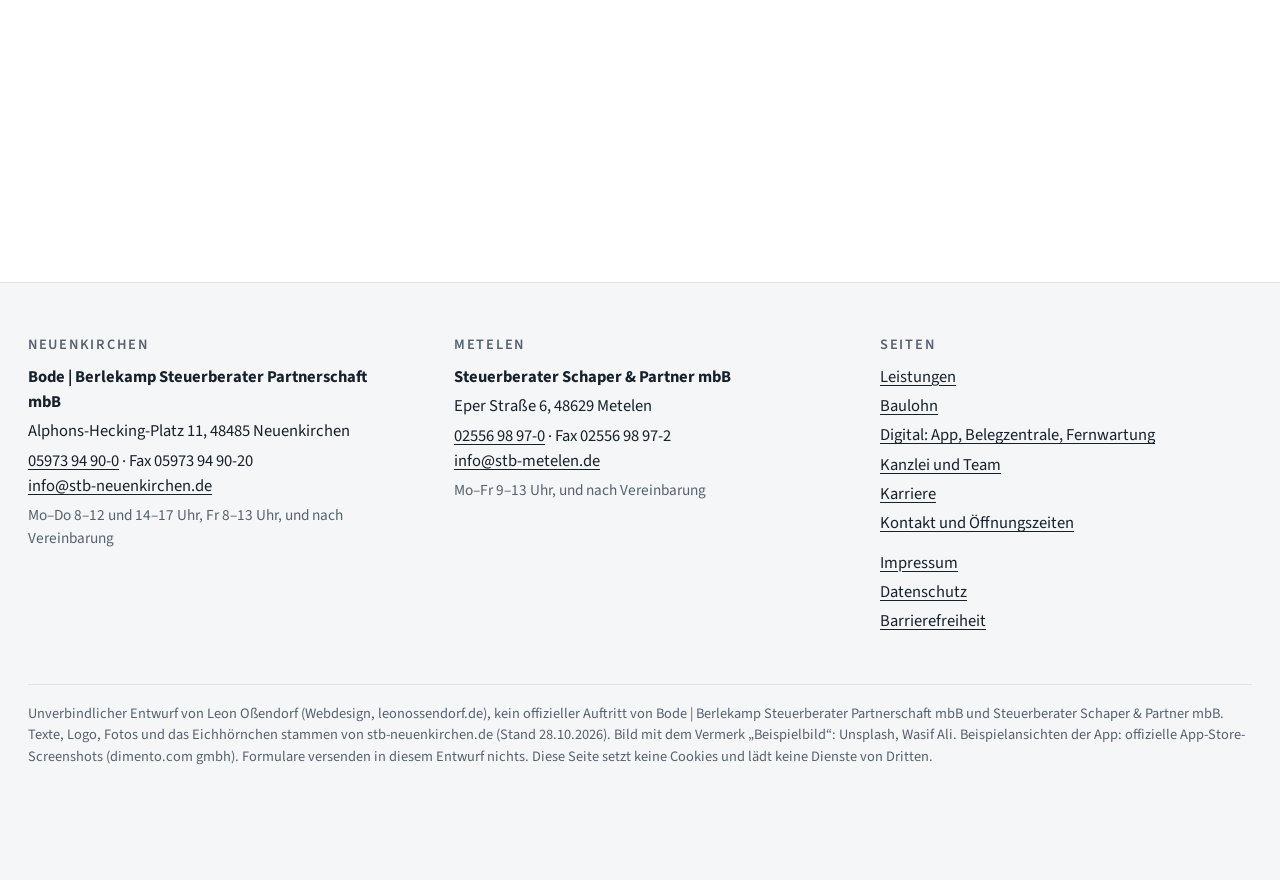
<file: baulohn.html>
<!doctype html><html lang="de-DE"><head><meta charset="utf-8"><meta name="robots" content="noindex,nofollow"><meta http-equiv="refresh" content="0; url=leistungen.html#baulohn"><title>Weiterleitung</title></head><body><p><a href="leistungen.html#baulohn">Weiter zu leistungen.html#baulohn</a></p></body></html>
</file>
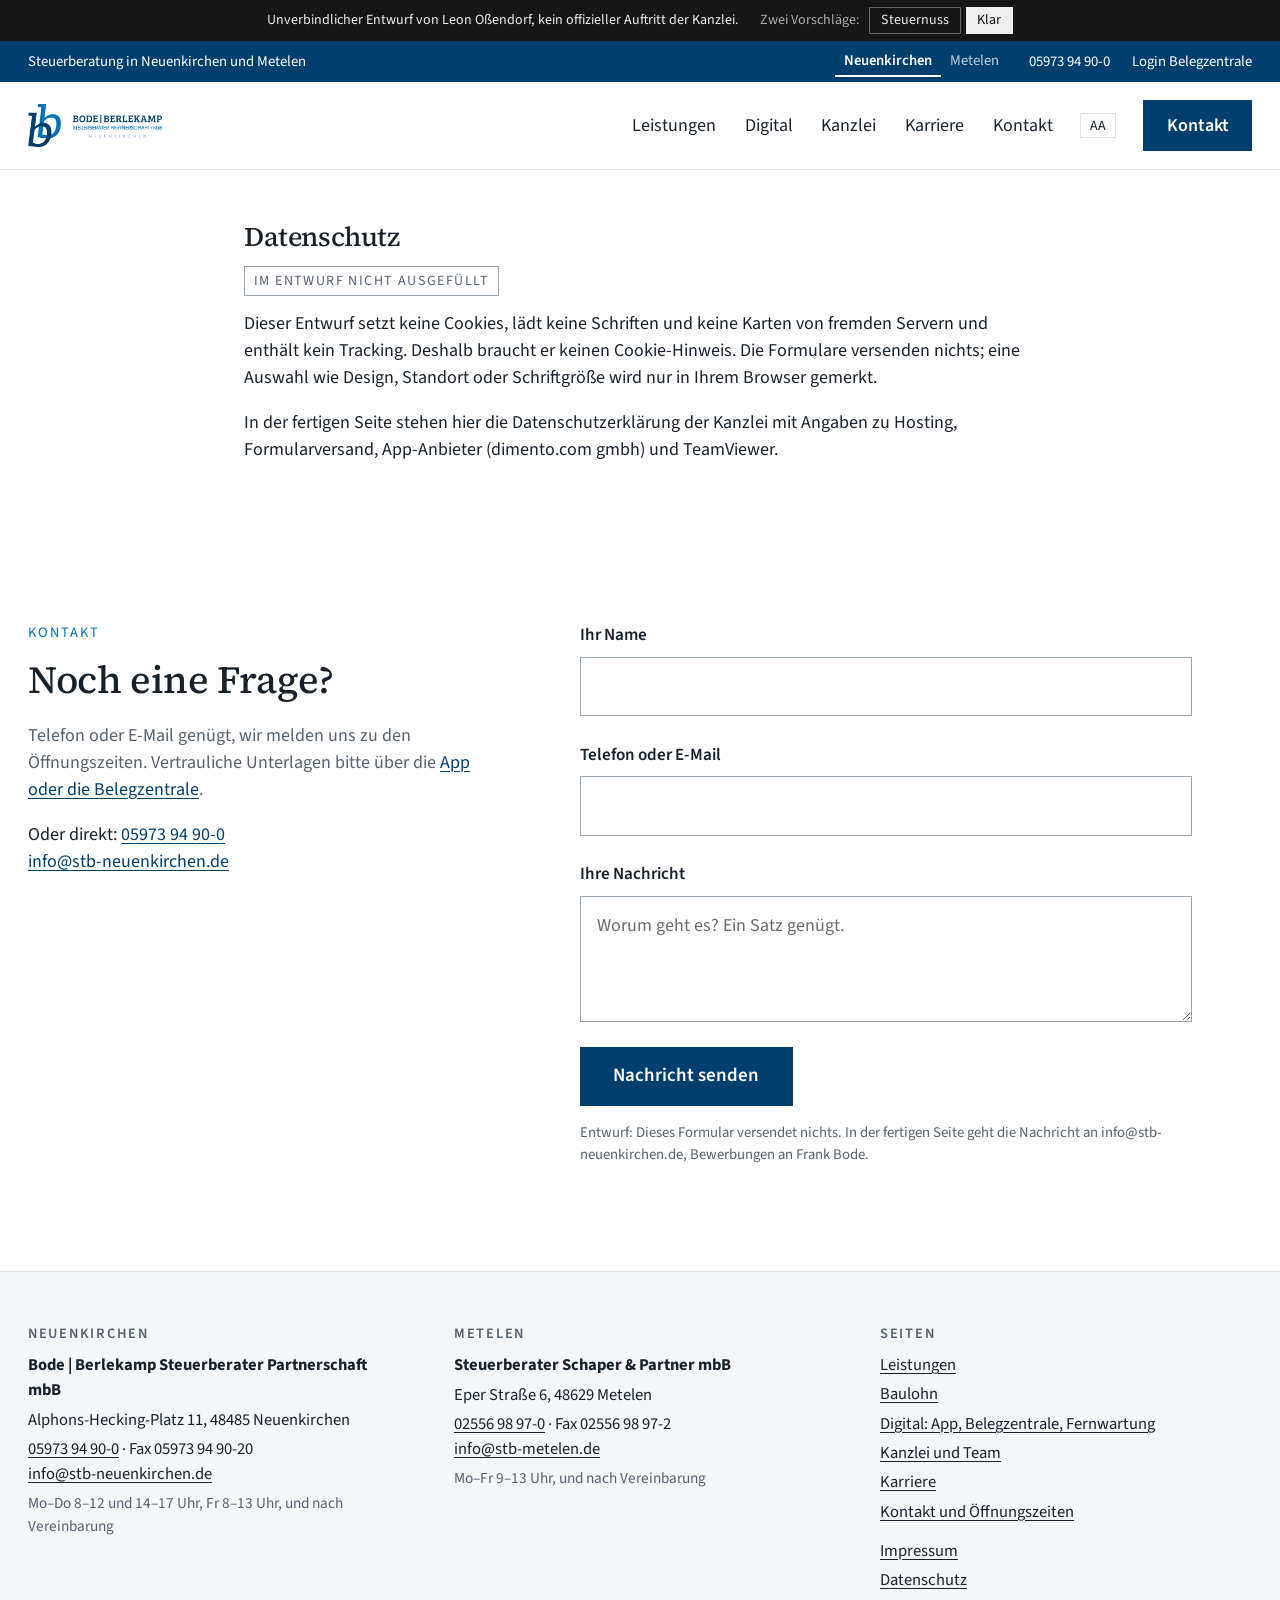
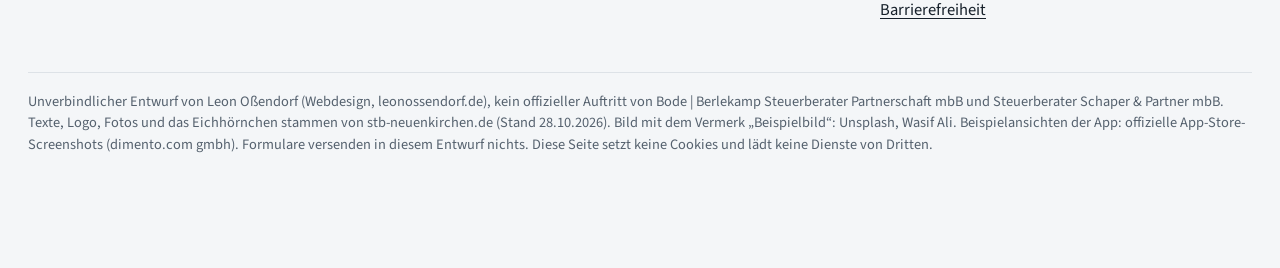
<file: datenschutz.html>
<!doctype html>
<html lang="de-DE" class="ohne-js" data-design="klar" data-standort="neuenkirchen">
<head>
<meta charset="utf-8">
<meta name="viewport" content="width=device-width, initial-scale=1">
<title>Datenschutz · Bode | Berlekamp Steuerberater (Entwurf)</title>
<meta name="description" content="Unverbindlicher Website-Entwurf für Bode | Berlekamp Steuerberater Partnerschaft mbB (Neuenkirchen) und Steuerberater Schaper & Partner mbB (Metelen).">
<meta name="robots" content="noindex,nofollow">
<link rel="icon" href="img/favicon.png" type="image/png">
<link rel="stylesheet" href="css/base.css">
<link rel="stylesheet" href="css/klar.css">
<link rel="stylesheet" href="css/nuss.css">
<script src="js/design.js"></script>
</head>
<body>
<a class="skip" href="#inhalt">Zum Inhalt springen</a>
<div class="entwurf" role="region" aria-label="Hinweis zum Entwurf">
  <span>Unverbindlicher Entwurf von Leon Oßendorf, kein offizieller Auftritt der Kanzlei.</span>
  <span class="schalter" role="group" aria-label="Design wählen"><span>Zwei Vorschläge:</span>
    <button type="button" data-design-wahl="nuss" aria-pressed="false">Steuernuss</button>
    <button type="button" data-design-wahl="klar" aria-pressed="true">Klar</button></span>
</div>
<header class="kopf">
  <div class="kopf-oben"><div class="wrap">
    <span class="claim">Steuerberatung in Neuenkirchen und Metelen</span>
    <div class="rechts">
      <div class="standort-wahl" role="group" aria-label="Standort wählen">
        <button type="button" data-standort-wahl="neuenkirchen" aria-pressed="true">Neuenkirchen</button>
        <button type="button" data-standort-wahl="metelen" aria-pressed="false">Metelen</button>
      </div>
      <a href="tel:+4959739490" data-tel>05973 94 90-0</a>
      <a class="login" href="digital.html#login">Login Belegzentrale</a>
    </div>
  </div></div>
  <div class="kopf-haupt"><div class="wrap">
    <a class="logo" href="index.html" aria-label="Zur Startseite">
      <img class="marke" src="img/logo-marke.png" alt="" width="120" height="158">
      <img class="wort" src="img/wortmarke-neuenkirchen.png" alt="Bode | Berlekamp Steuerberater Partnerschaft mbB, Neuenkirchen" data-wortmarke width="330" height="90">
    </a>
    <nav class="nav" id="hauptmenu" aria-label="Hauptmenü"><ul><li><a href="leistungen.html">Leistungen</a></li><li><a href="digital.html">Digital</a></li><li><a href="kanzlei.html">Kanzlei</a></li><li><a href="karriere.html">Karriere</a></li><li><a href="kontakt.html">Kontakt</a></li></ul></nav>
    <button type="button" class="schrift" aria-pressed="false" title="Schrift größer">A<span class="nur-vorleser"> Schrift größer</span>A</button>
    <a class="btn btn-haupt" href="kontakt.html">Kontakt</a>
    <button type="button" class="menu-knopf" aria-expanded="false" aria-controls="hauptmenu">Menü</button>
  </div></div>
</header>
<main id="inhalt" tabindex="-1">
<section class="abschnitt-eng"><div class="wrap-text"><h1>Datenschutz</h1><p class="label">Im Entwurf nicht ausgefüllt</p>
<p>Dieser Entwurf setzt keine Cookies, lädt keine Schriften und keine Karten von fremden Servern und enthält kein Tracking. Deshalb braucht er keinen Cookie-Hinweis. Die Formulare versenden nichts; eine Auswahl wie Design, Standort oder Schriftgröße wird nur in Ihrem Browser gemerkt.</p>
<p>In der fertigen Seite stehen hier die Datenschutzerklärung der Kanzlei mit Angaben zu Hosting, Formularversand, App-Anbieter (dimento.com gmbh) und TeamViewer.</p></div></section><section class="abschnitt ein" id="kontakt" aria-labelledby="kontakt-h"><div class="wrap kompakt">
  <div><span class="nummer">Kontakt</span><h2 id="kontakt-h">Noch eine Frage?</h2><p class="leise">Telefon oder E-Mail genügt, wir melden uns zu den Öffnungszeiten. Vertrauliche Unterlagen bitte über die <a href="digital.html">App oder die Belegzentrale</a>.</p><p>Oder direkt: <a href="tel:+4959739490" data-tel>05973 94 90-0</a><br><a href="mailto:info@stb-neuenkirchen.de" data-mail>info@stb-neuenkirchen.de</a></p></div>
  <form class="formular f3" data-demo novalidate>
    <div class="feldzeile"><label for="f-name">Ihr Name</label><input id="f-name" name="name" type="text" autocomplete="name"></div>
    <div class="feldzeile"><label for="f-kontakt">Telefon oder E-Mail</label><input id="f-kontakt" name="kontakt" type="text" autocomplete="on" inputmode="email" required></div>
    <div class="feldzeile"><label for="f-text">Ihre Nachricht</label><textarea id="f-text" name="nachricht" placeholder="Worum geht es? Ein Satz genügt."></textarea></div>
    <p class="fehler" role="alert" hidden></p>
    <button class="btn" type="submit">Nachricht senden</button>
    <p class="demo-hinweis">Entwurf: Dieses Formular versendet nichts. In der fertigen Seite geht die Nachricht an info@stb-neuenkirchen.de, Bewerbungen an Frank Bode.</p>
  </form>
</div></section>
</main>
<footer class="fuss"><div class="wrap">
  <div class="spalten">
    <div><h2>Neuenkirchen</h2><address><p><strong>Bode | Berlekamp Steuerberater Partnerschaft mbB</strong></p><p>Alphons-Hecking-Platz 11, 48485 Neuenkirchen</p><p><a href="tel:+4959739490">05973 94 90-0</a> · Fax 05973 94 90-20<br><a href="mailto:info@stb-neuenkirchen.de">info@stb-neuenkirchen.de</a></p></address><p class="klein leise">Mo–Do 8–12 und 14–17 Uhr, Fr 8–13 Uhr, und nach Vereinbarung</p></div>
    <div><h2>Metelen</h2><address><p><strong>Steuerberater Schaper &amp; Partner mbB</strong></p><p>Eper Straße 6, 48629 Metelen</p><p><a href="tel:+4925569897">02556 98 97-0</a> · Fax 02556 98 97-2<br><a href="mailto:info@stb-metelen.de">info@stb-metelen.de</a></p></address><p class="klein leise">Mo–Fr 9–13 Uhr, und nach Vereinbarung</p></div>
    <div><h2>Seiten</h2><ul><li><a href="leistungen.html">Leistungen</a></li><li><a href="leistungen.html#baulohn">Baulohn</a></li><li><a href="digital.html">Digital: App, Belegzentrale, Fernwartung</a></li><li><a href="kanzlei.html">Kanzlei und Team</a></li><li><a href="karriere.html">Karriere</a></li><li><a href="kontakt.html">Kontakt und Öffnungszeiten</a></li></ul><ul style="margin-top:.8rem"><li><a href="impressum.html">Impressum</a></li><li><a href="datenschutz.html">Datenschutz</a></li><li><a href="barrierefreiheit.html">Barrierefreiheit</a></li></ul></div>
  </div>
  <div class="entwurf-hinweis"><p>Unverbindlicher Entwurf von Leon Oßendorf (Webdesign, leonossendorf.de), kein offizieller Auftritt von Bode | Berlekamp Steuerberater Partnerschaft mbB und Steuerberater Schaper &amp; Partner mbB. Texte, Logo, Fotos und das Eichhörnchen stammen von stb-neuenkirchen.de (Stand 28.10.2026). Bild mit dem Vermerk „Beispielbild“: Unsplash, Wasif Ali. Beispielansichten der App: offizielle App-Store-Screenshots (dimento.com gmbh). Formulare versenden in diesem Entwurf nichts. Diese Seite setzt keine Cookies und lädt keine Dienste von Dritten.</p></div>
</div></footer>
<nav class="daumen" aria-label="Schnellkontakt"><a class="btn" href="tel:+4959739490" data-tel>05973 94 90-0</a><a class="btn btn-zweit" href="kontakt.html">Nachricht</a></nav>
<script src="js/main.js"></script>
</body>
</html>
</file>
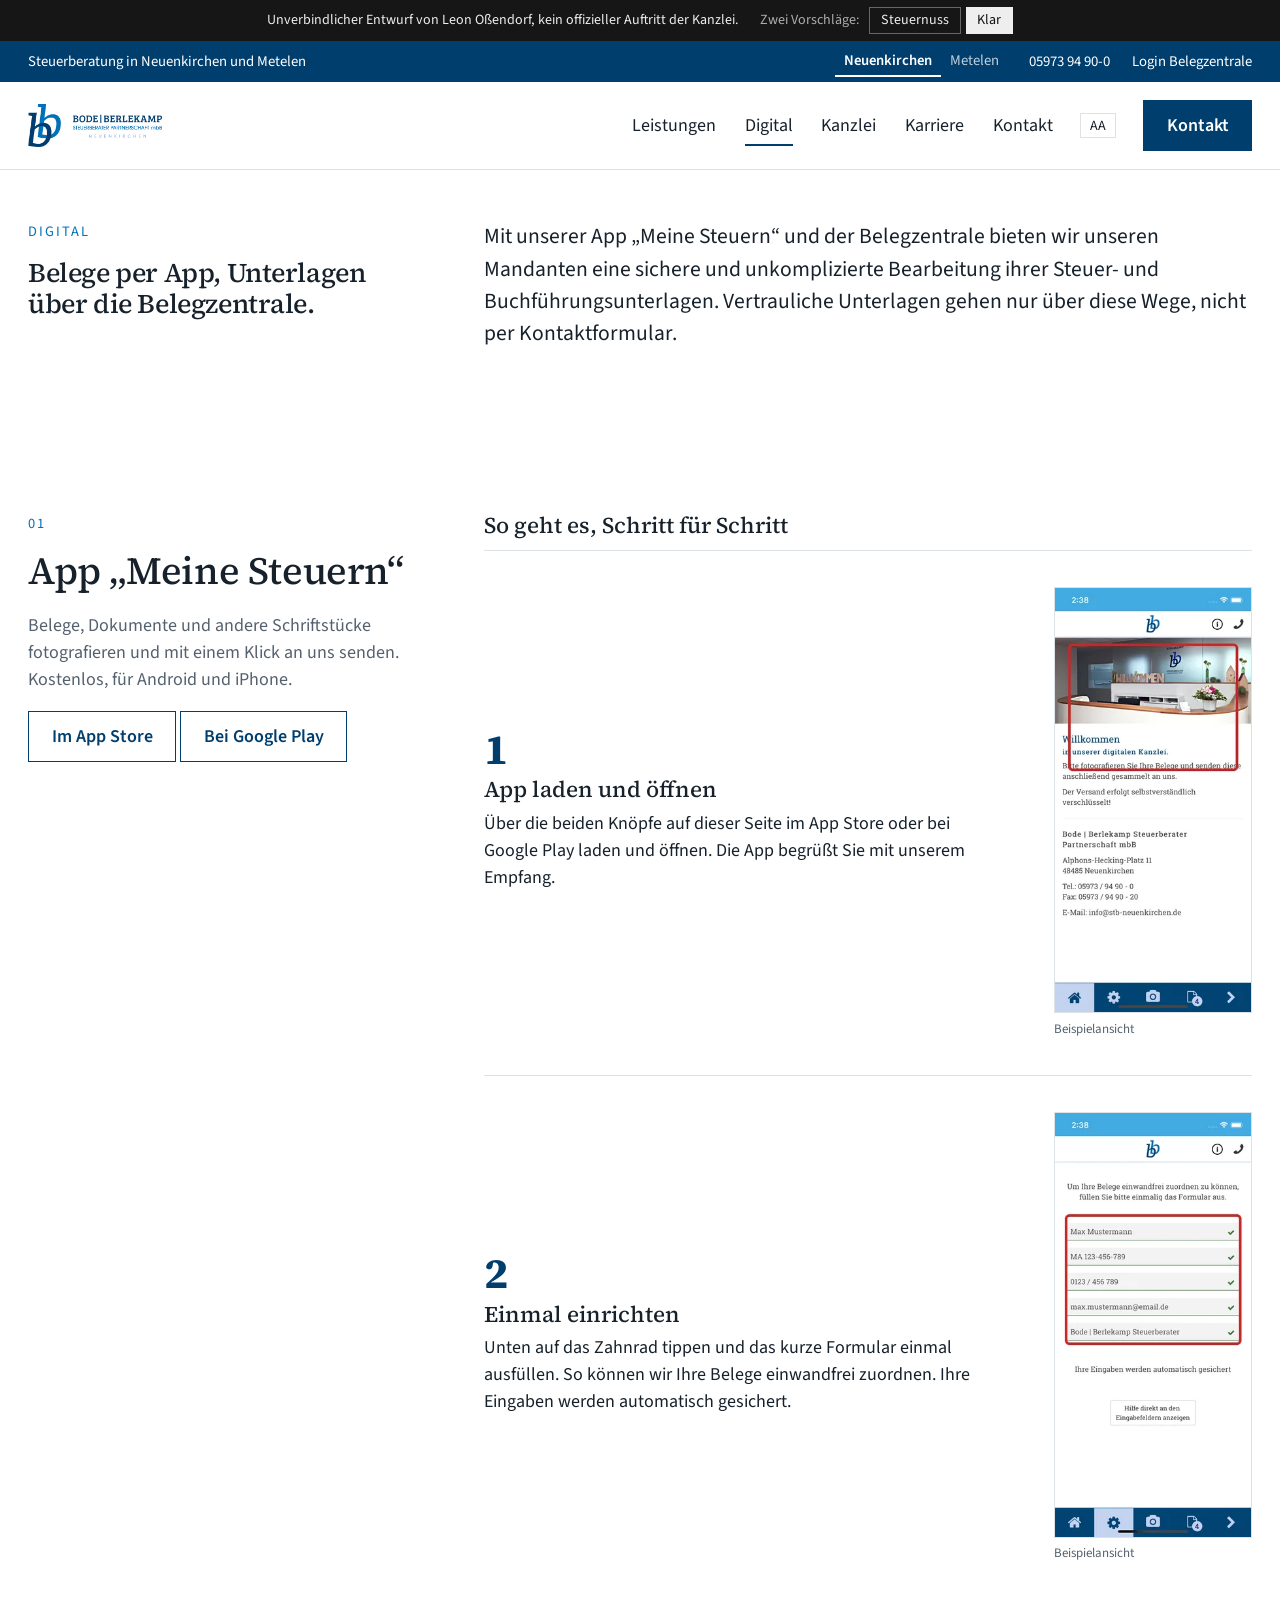
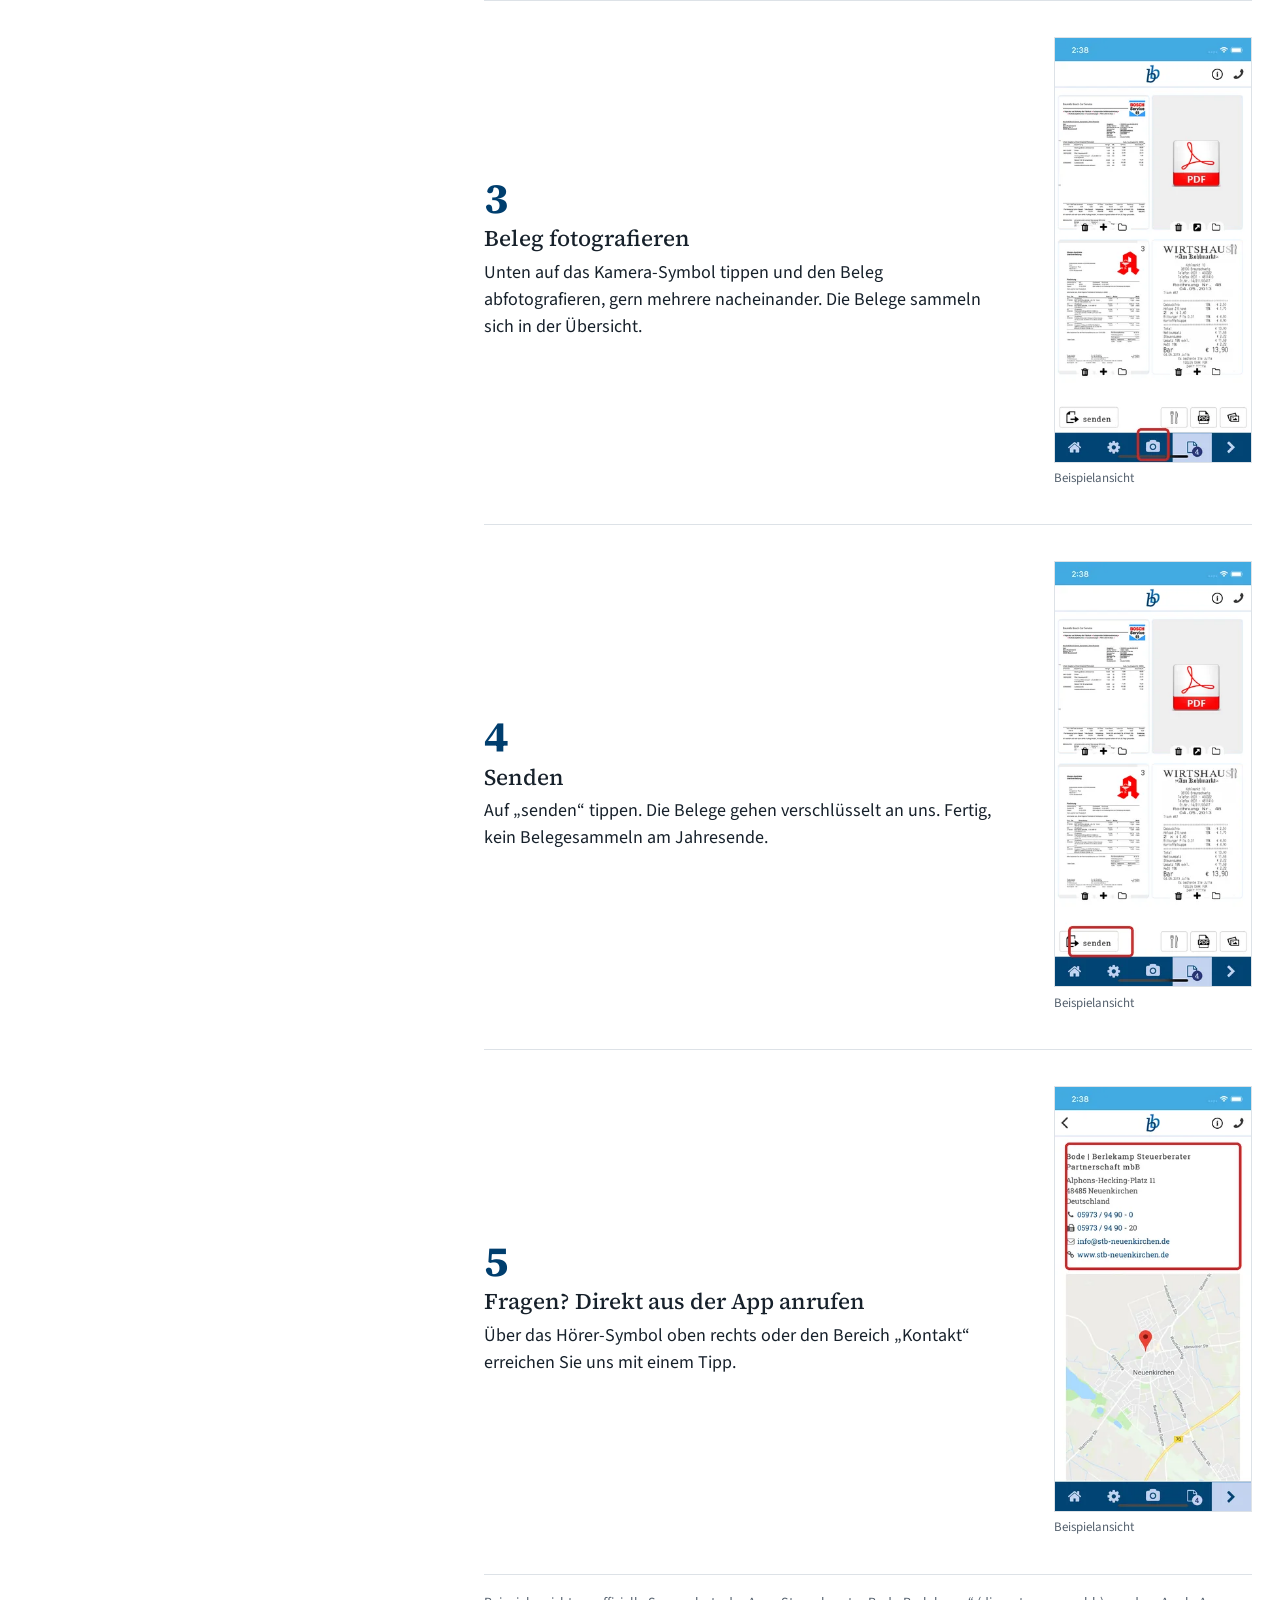
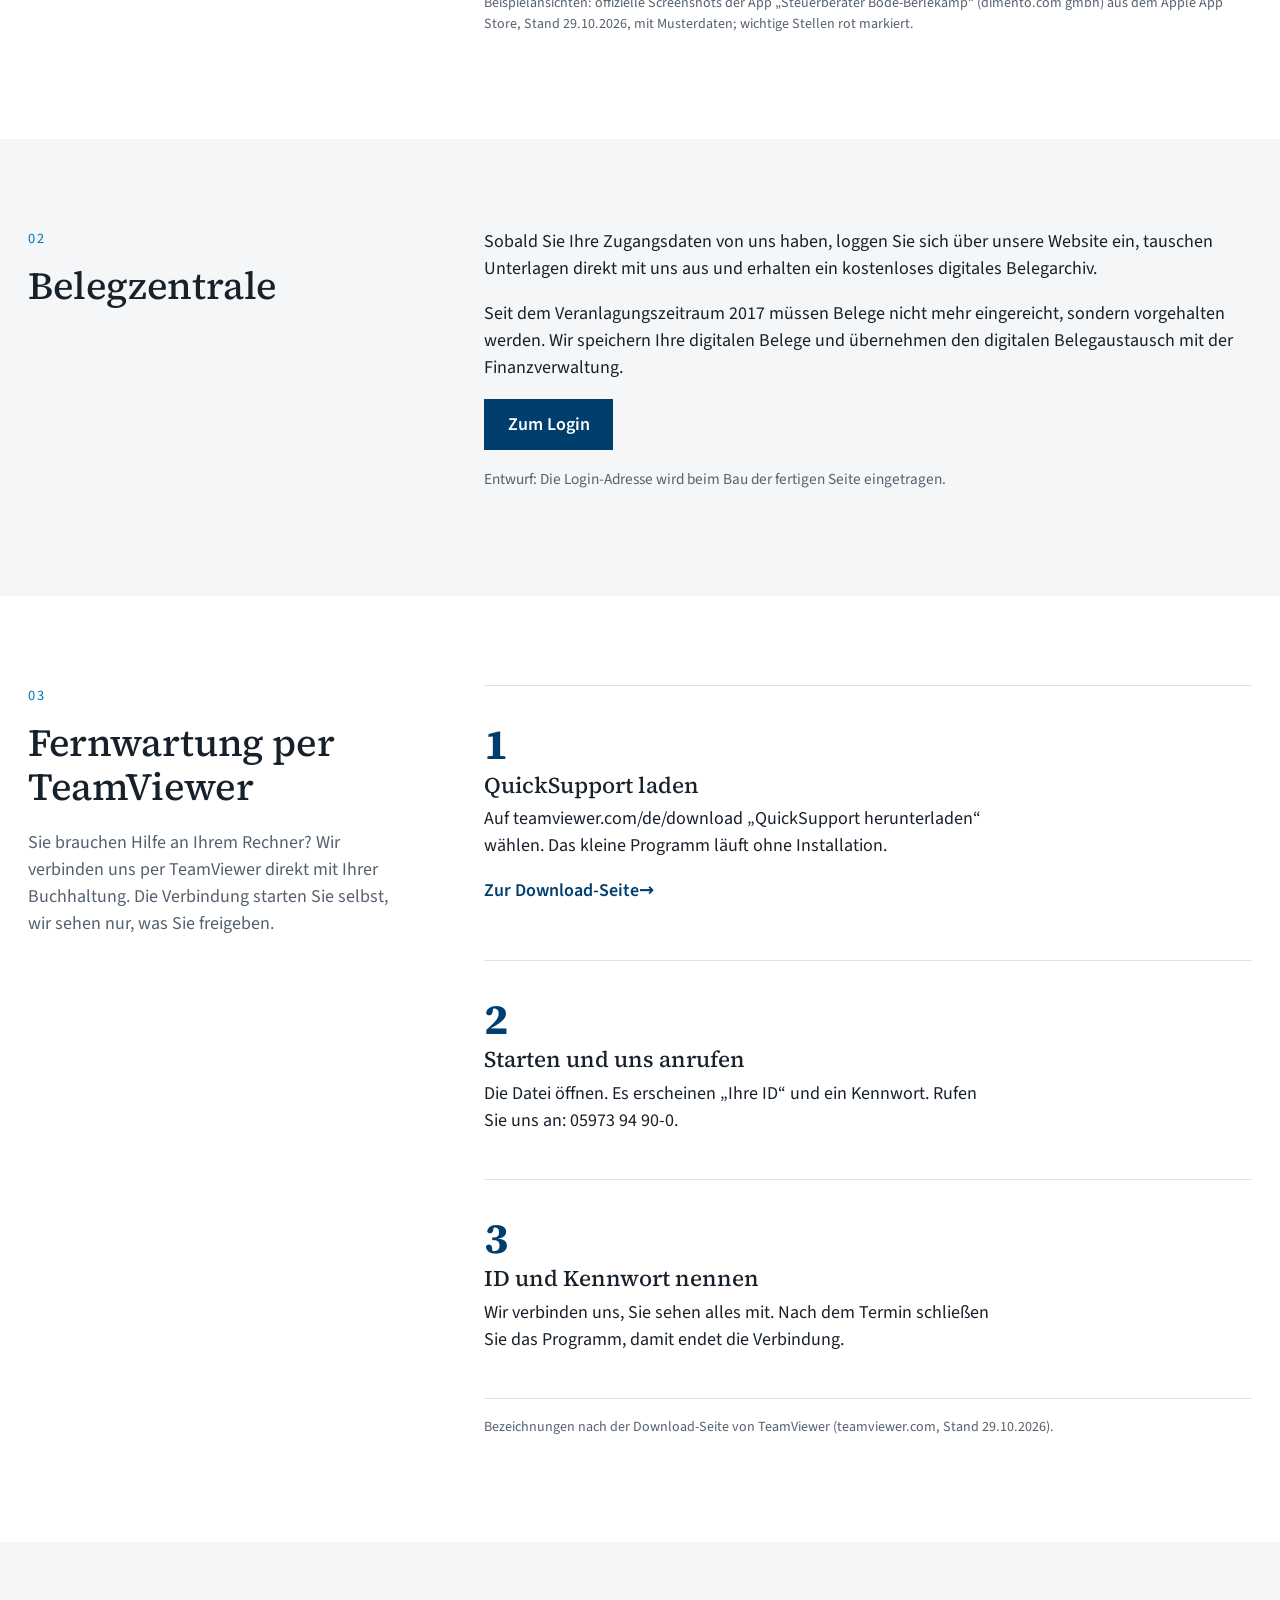
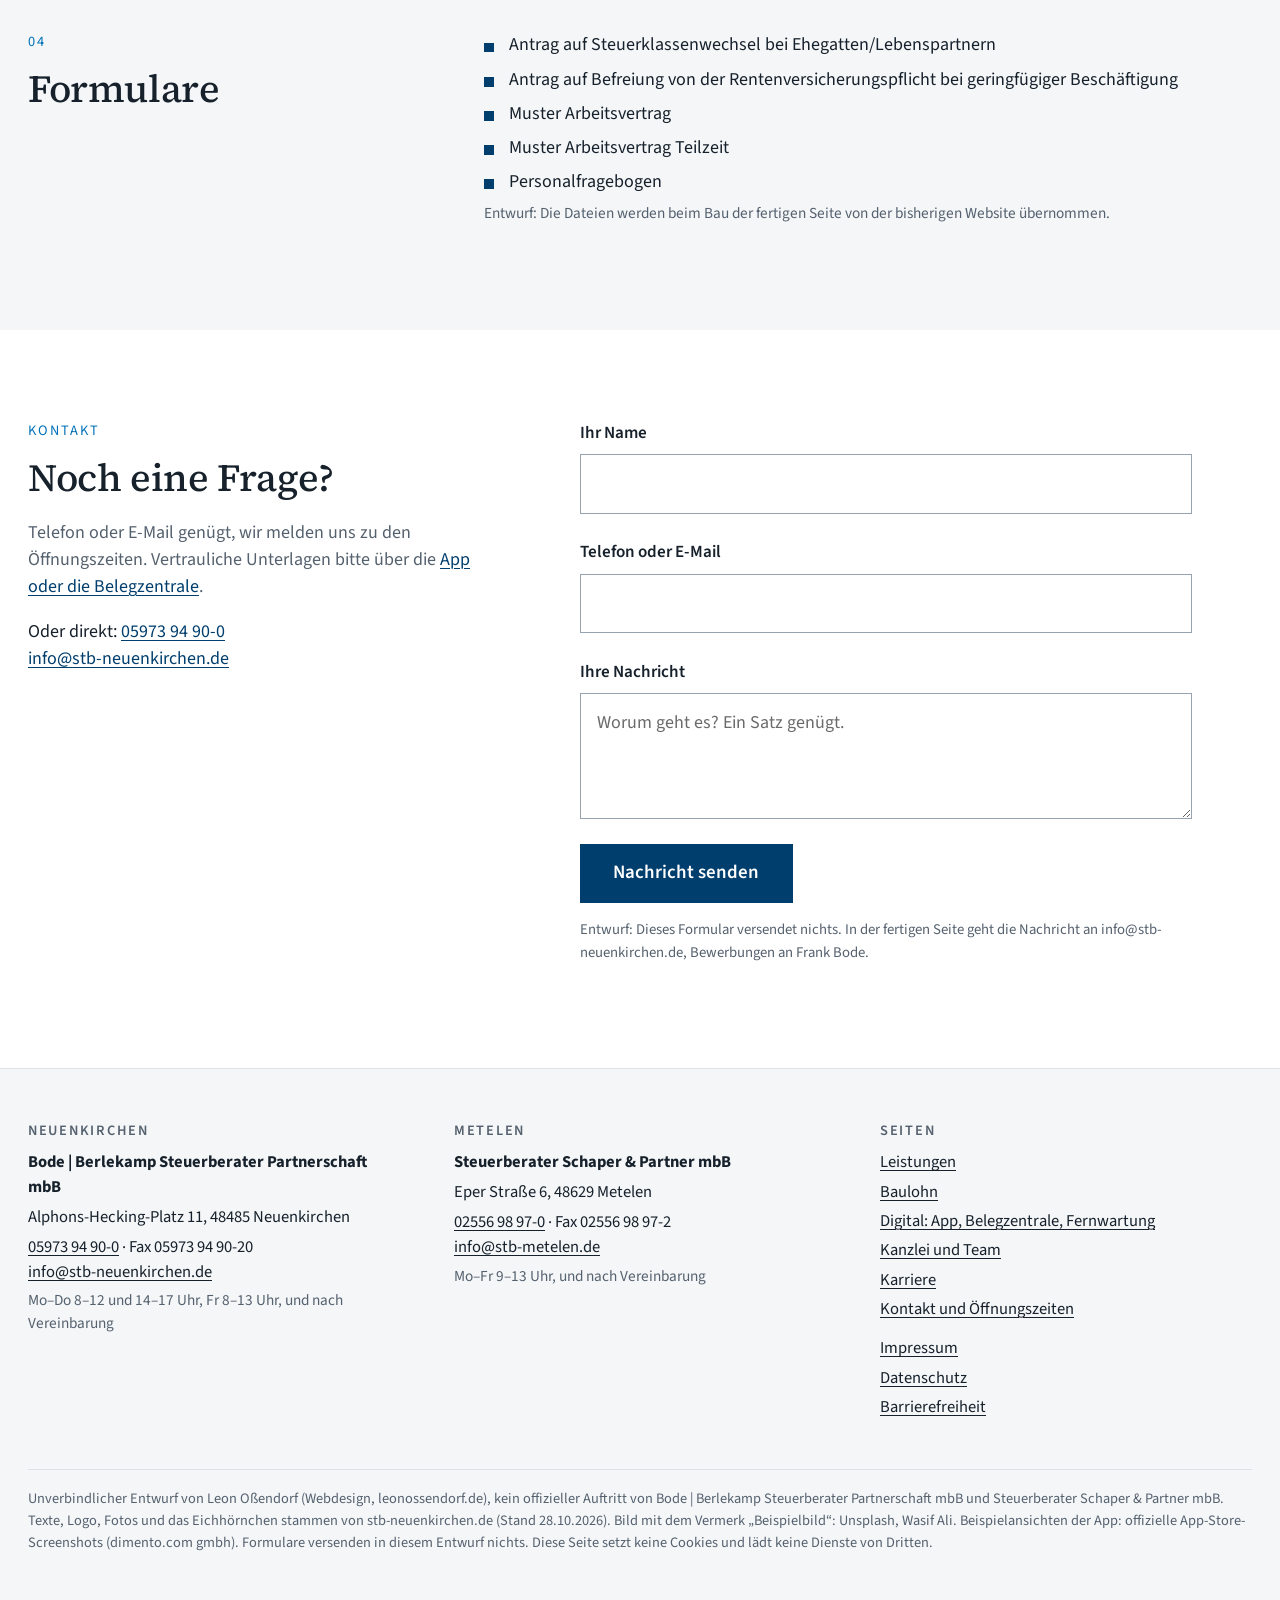
<file: digital.html>
<!doctype html>
<html lang="de-DE" class="ohne-js" data-design="klar" data-standort="neuenkirchen">
<head>
<meta charset="utf-8">
<meta name="viewport" content="width=device-width, initial-scale=1">
<title>Digital: App, Belegzentrale, TeamViewer · Bode | Berlekamp Steuerberater (Entwurf)</title>
<meta name="description" content="Unverbindlicher Website-Entwurf für Bode | Berlekamp Steuerberater Partnerschaft mbB (Neuenkirchen) und Steuerberater Schaper & Partner mbB (Metelen).">
<meta name="robots" content="noindex,nofollow">
<link rel="icon" href="img/favicon.png" type="image/png">
<link rel="stylesheet" href="css/base.css">
<link rel="stylesheet" href="css/klar.css">
<link rel="stylesheet" href="css/nuss.css">
<script src="js/design.js"></script>
</head>
<body>
<a class="skip" href="#inhalt">Zum Inhalt springen</a>
<div class="entwurf" role="region" aria-label="Hinweis zum Entwurf">
  <span>Unverbindlicher Entwurf von Leon Oßendorf, kein offizieller Auftritt der Kanzlei.</span>
  <span class="schalter" role="group" aria-label="Design wählen"><span>Zwei Vorschläge:</span>
    <button type="button" data-design-wahl="nuss" aria-pressed="false">Steuernuss</button>
    <button type="button" data-design-wahl="klar" aria-pressed="true">Klar</button></span>
</div>
<header class="kopf">
  <div class="kopf-oben"><div class="wrap">
    <span class="claim">Steuerberatung in Neuenkirchen und Metelen</span>
    <div class="rechts">
      <div class="standort-wahl" role="group" aria-label="Standort wählen">
        <button type="button" data-standort-wahl="neuenkirchen" aria-pressed="true">Neuenkirchen</button>
        <button type="button" data-standort-wahl="metelen" aria-pressed="false">Metelen</button>
      </div>
      <a href="tel:+4959739490" data-tel>05973 94 90-0</a>
      <a class="login" href="digital.html#login">Login Belegzentrale</a>
    </div>
  </div></div>
  <div class="kopf-haupt"><div class="wrap">
    <a class="logo" href="index.html" aria-label="Zur Startseite">
      <img class="marke" src="img/logo-marke.png" alt="" width="120" height="158">
      <img class="wort" src="img/wortmarke-neuenkirchen.png" alt="Bode | Berlekamp Steuerberater Partnerschaft mbB, Neuenkirchen" data-wortmarke width="330" height="90">
    </a>
    <nav class="nav" id="hauptmenu" aria-label="Hauptmenü"><ul><li><a href="leistungen.html">Leistungen</a></li><li><a href="digital.html" aria-current="page">Digital</a></li><li><a href="kanzlei.html">Kanzlei</a></li><li><a href="karriere.html">Karriere</a></li><li><a href="kontakt.html">Kontakt</a></li></ul></nav>
    <button type="button" class="schrift" aria-pressed="false" title="Schrift größer">A<span class="nur-vorleser"> Schrift größer</span>A</button>
    <a class="btn btn-haupt" href="kontakt.html">Kontakt</a>
    <button type="button" class="menu-knopf" aria-expanded="false" aria-controls="hauptmenu">Menü</button>
  </div></div>
</header>
<main id="inhalt" tabindex="-1">

<section class="abschnitt-eng"><div class="wrap spalten-text"><div><span class="nummer">Digital</span><h1>Belege per App, Unterlagen über die Belegzentrale.</h1></div><p class="gross">Mit unserer App „Meine Steuern“ und der Belegzentrale bieten wir unseren Mandanten eine sichere und unkomplizierte Bearbeitung ihrer Steuer- und Buchführungsunterlagen. Vertrauliche Unterlagen gehen nur über diese Wege, nicht per Kontaktformular.</p></div></section>
<section class="abschnitt ein" id="app" aria-labelledby="app-h"><div class="wrap spalten-text"><div><span class="nummer">01</span><h2 id="app-h">App „Meine Steuern“</h2><p class="leise">Belege, Dokumente und andere Schriftstücke fotografieren und mit einem Klick an uns senden. Kostenlos, für Android und iPhone.</p><p><a class="btn btn-zweit" href="https://apps.apple.com/de/app/steuerberater-bode-berlekamp/id1314392920" rel="noopener">Im App Store</a> <a class="btn btn-zweit" href="https://play.google.com/store/apps/details?id=com.dimento.beleganbei.bodeberlekamp" rel="noopener">Bei Google Play</a></p></div>
<div><h3>So geht es, Schritt für Schritt</h3>
<ol class="schritte">
  <li><div><span class="nr" aria-hidden="true">1</span><h3>App laden und öffnen</h3><p>Über die beiden Knöpfe auf dieser Seite im App Store oder bei Google Play laden und öffnen. Die App begrüßt Sie mit unserem Empfang.</p></div><figure><picture><source srcset="img/app-1.webp" type="image/webp"><img src="img/app-1.jpg" alt="Beispielansicht: Startbildschirm der App mit Begrüßung und Kanzleiadresse" width="300" height="649" loading="lazy"></picture><figcaption>Beispielansicht</figcaption></figure></li>
  <li><div><span class="nr" aria-hidden="true">2</span><h3>Einmal einrichten</h3><p>Unten auf das Zahnrad tippen und das kurze Formular einmal ausfüllen. So können wir Ihre Belege einwandfrei zuordnen. Ihre Eingaben werden automatisch gesichert.</p></div><figure><picture><source srcset="img/app-2.webp" type="image/webp"><img src="img/app-2.jpg" alt="Beispielansicht: Formular mit Beispieleingaben zum einmaligen Ausfüllen, rot markiert" width="300" height="649" loading="lazy"></picture><figcaption>Beispielansicht</figcaption></figure></li>
  <li><div><span class="nr" aria-hidden="true">3</span><h3>Beleg fotografieren</h3><p>Unten auf das Kamera-Symbol tippen und den Beleg abfotografieren, gern mehrere nacheinander. Die Belege sammeln sich in der Übersicht.</p></div><figure><picture><source srcset="img/app-3.webp" type="image/webp"><img src="img/app-3.jpg" alt="Beispielansicht: Belegübersicht mit rot markiertem Kamera-Symbol in der unteren Leiste" width="300" height="649" loading="lazy"></picture><figcaption>Beispielansicht</figcaption></figure></li>
  <li><div><span class="nr" aria-hidden="true">4</span><h3>Senden</h3><p>Auf „senden“ tippen. Die Belege gehen verschlüsselt an uns. Fertig, kein Belegesammeln am Jahresende.</p></div><figure><picture><source srcset="img/app-4.webp" type="image/webp"><img src="img/app-4.jpg" alt="Beispielansicht: Belegübersicht mit rot markiertem Knopf „senden“" width="300" height="649" loading="lazy"></picture><figcaption>Beispielansicht</figcaption></figure></li>
  <li><div><span class="nr" aria-hidden="true">5</span><h3>Fragen? Direkt aus der App anrufen</h3><p>Über das Hörer-Symbol oben rechts oder den Bereich „Kontakt“ erreichen Sie uns mit einem Tipp.</p></div><figure><picture><source srcset="img/app-5.webp" type="image/webp"><img src="img/app-5.jpg" alt="Beispielansicht: Kontaktseite der App mit Adresse, Telefon und Karte" width="300" height="649" loading="lazy"></picture><figcaption>Beispielansicht</figcaption></figure></li>
</ol>
<p class="anleitung-quelle">Beispielansichten: offizielle Screenshots der App „Steuerberater Bode-Berlekamp“ (dimento.com gmbh) aus dem Apple App Store, Stand 29.10.2026, mit Musterdaten; wichtige Stellen rot markiert.</p></div></div></section>
<section class="abschnitt abschnitt-flaeche ein" id="login" aria-labelledby="login-h"><div class="wrap spalten-text"><div><span class="nummer">02</span><h2 id="login-h">Belegzentrale</h2></div><div><p>Sobald Sie Ihre Zugangsdaten von uns haben, loggen Sie sich über unsere Website ein, tauschen Unterlagen direkt mit uns aus und erhalten ein kostenloses digitales Belegarchiv.</p><p>Seit dem Veranlagungszeitraum 2017 müssen Belege nicht mehr eingereicht, sondern vorgehalten werden. Wir speichern Ihre digitalen Belege und übernehmen den digitalen Belegaustausch mit der Finanzverwaltung.</p><p><a class="btn" href="#login" aria-describedby="login-hinweis">Zum Login</a></p><p class="klein leise" id="login-hinweis">Entwurf: Die Login-Adresse wird beim Bau der fertigen Seite eingetragen.</p></div></div></section>
<section class="abschnitt ein" id="teamviewer" aria-labelledby="tv-h"><div class="wrap spalten-text"><div><span class="nummer">03</span><h2 id="tv-h">Fernwartung per TeamViewer</h2><p class="leise">Sie brauchen Hilfe an Ihrem Rechner? Wir verbinden uns per TeamViewer direkt mit Ihrer Buchhaltung. Die Verbindung starten Sie selbst, wir sehen nur, was Sie freigeben.</p></div>
<div><ol class="schritte">
  <li><div><span class="nr" aria-hidden="true">1</span><h3>QuickSupport laden</h3><p>Auf teamviewer.com/de/download „QuickSupport herunterladen“ wählen. Das kleine Programm läuft ohne Installation.</p><p><a class="link-pfeil" href="https://www.teamviewer.com/de/download/windows/" rel="noopener">Zur Download-Seite</a></p></div></li>
  <li><div><span class="nr" aria-hidden="true">2</span><h3>Starten und uns anrufen</h3><p>Die Datei öffnen. Es erscheinen „Ihre ID“ und ein Kennwort. Rufen Sie uns an: 05973 94 90-0.</p></div></li>
  <li><div><span class="nr" aria-hidden="true">3</span><h3>ID und Kennwort nennen</h3><p>Wir verbinden uns, Sie sehen alles mit. Nach dem Termin schließen Sie das Programm, damit endet die Verbindung.</p></div></li>
</ol><p class="anleitung-quelle">Bezeichnungen nach der Download-Seite von TeamViewer (teamviewer.com, Stand 29.10.2026).</p></div></div></section>
<section class="abschnitt abschnitt-flaeche ein" id="downloads" aria-labelledby="dl-h"><div class="wrap spalten-text"><div><span class="nummer">04</span><h2 id="dl-h">Formulare</h2></div><div><ul class="haken"><li>Antrag auf Steuerklassenwechsel bei Ehegatten/Lebenspartnern</li><li>Antrag auf Befreiung von der Rentenversicherungspflicht bei geringfügiger Beschäftigung</li><li>Muster Arbeitsvertrag</li><li>Muster Arbeitsvertrag Teilzeit</li><li>Personalfragebogen</li></ul><p class="klein leise">Entwurf: Die Dateien werden beim Bau der fertigen Seite von der bisherigen Website übernommen.</p></div></div></section>
<section class="abschnitt ein" id="kontakt" aria-labelledby="kontakt-h"><div class="wrap kompakt">
  <div><span class="nummer">Kontakt</span><h2 id="kontakt-h">Noch eine Frage?</h2><p class="leise">Telefon oder E-Mail genügt, wir melden uns zu den Öffnungszeiten. Vertrauliche Unterlagen bitte über die <a href="digital.html">App oder die Belegzentrale</a>.</p><p>Oder direkt: <a href="tel:+4959739490" data-tel>05973 94 90-0</a><br><a href="mailto:info@stb-neuenkirchen.de" data-mail>info@stb-neuenkirchen.de</a></p></div>
  <form class="formular f3" data-demo novalidate>
    <div class="feldzeile"><label for="f-name">Ihr Name</label><input id="f-name" name="name" type="text" autocomplete="name"></div>
    <div class="feldzeile"><label for="f-kontakt">Telefon oder E-Mail</label><input id="f-kontakt" name="kontakt" type="text" autocomplete="on" inputmode="email" required></div>
    <div class="feldzeile"><label for="f-text">Ihre Nachricht</label><textarea id="f-text" name="nachricht" placeholder="Worum geht es? Ein Satz genügt."></textarea></div>
    <p class="fehler" role="alert" hidden></p>
    <button class="btn" type="submit">Nachricht senden</button>
    <p class="demo-hinweis">Entwurf: Dieses Formular versendet nichts. In der fertigen Seite geht die Nachricht an info@stb-neuenkirchen.de, Bewerbungen an Frank Bode.</p>
  </form>
</div></section>

</main>
<footer class="fuss"><div class="wrap">
  <div class="spalten">
    <div><h2>Neuenkirchen</h2><address><p><strong>Bode | Berlekamp Steuerberater Partnerschaft mbB</strong></p><p>Alphons-Hecking-Platz 11, 48485 Neuenkirchen</p><p><a href="tel:+4959739490">05973 94 90-0</a> · Fax 05973 94 90-20<br><a href="mailto:info@stb-neuenkirchen.de">info@stb-neuenkirchen.de</a></p></address><p class="klein leise">Mo–Do 8–12 und 14–17 Uhr, Fr 8–13 Uhr, und nach Vereinbarung</p></div>
    <div><h2>Metelen</h2><address><p><strong>Steuerberater Schaper &amp; Partner mbB</strong></p><p>Eper Straße 6, 48629 Metelen</p><p><a href="tel:+4925569897">02556 98 97-0</a> · Fax 02556 98 97-2<br><a href="mailto:info@stb-metelen.de">info@stb-metelen.de</a></p></address><p class="klein leise">Mo–Fr 9–13 Uhr, und nach Vereinbarung</p></div>
    <div><h2>Seiten</h2><ul><li><a href="leistungen.html">Leistungen</a></li><li><a href="leistungen.html#baulohn">Baulohn</a></li><li><a href="digital.html">Digital: App, Belegzentrale, Fernwartung</a></li><li><a href="kanzlei.html">Kanzlei und Team</a></li><li><a href="karriere.html">Karriere</a></li><li><a href="kontakt.html">Kontakt und Öffnungszeiten</a></li></ul><ul style="margin-top:.8rem"><li><a href="impressum.html">Impressum</a></li><li><a href="datenschutz.html">Datenschutz</a></li><li><a href="barrierefreiheit.html">Barrierefreiheit</a></li></ul></div>
  </div>
  <div class="entwurf-hinweis"><p>Unverbindlicher Entwurf von Leon Oßendorf (Webdesign, leonossendorf.de), kein offizieller Auftritt von Bode | Berlekamp Steuerberater Partnerschaft mbB und Steuerberater Schaper &amp; Partner mbB. Texte, Logo, Fotos und das Eichhörnchen stammen von stb-neuenkirchen.de (Stand 28.10.2026). Bild mit dem Vermerk „Beispielbild“: Unsplash, Wasif Ali. Beispielansichten der App: offizielle App-Store-Screenshots (dimento.com gmbh). Formulare versenden in diesem Entwurf nichts. Diese Seite setzt keine Cookies und lädt keine Dienste von Dritten.</p></div>
</div></footer>
<nav class="daumen" aria-label="Schnellkontakt"><a class="btn" href="tel:+4959739490" data-tel>05973 94 90-0</a><a class="btn btn-zweit" href="kontakt.html">Nachricht</a></nav>
<script src="js/main.js"></script>
</body>
</html>
</file>
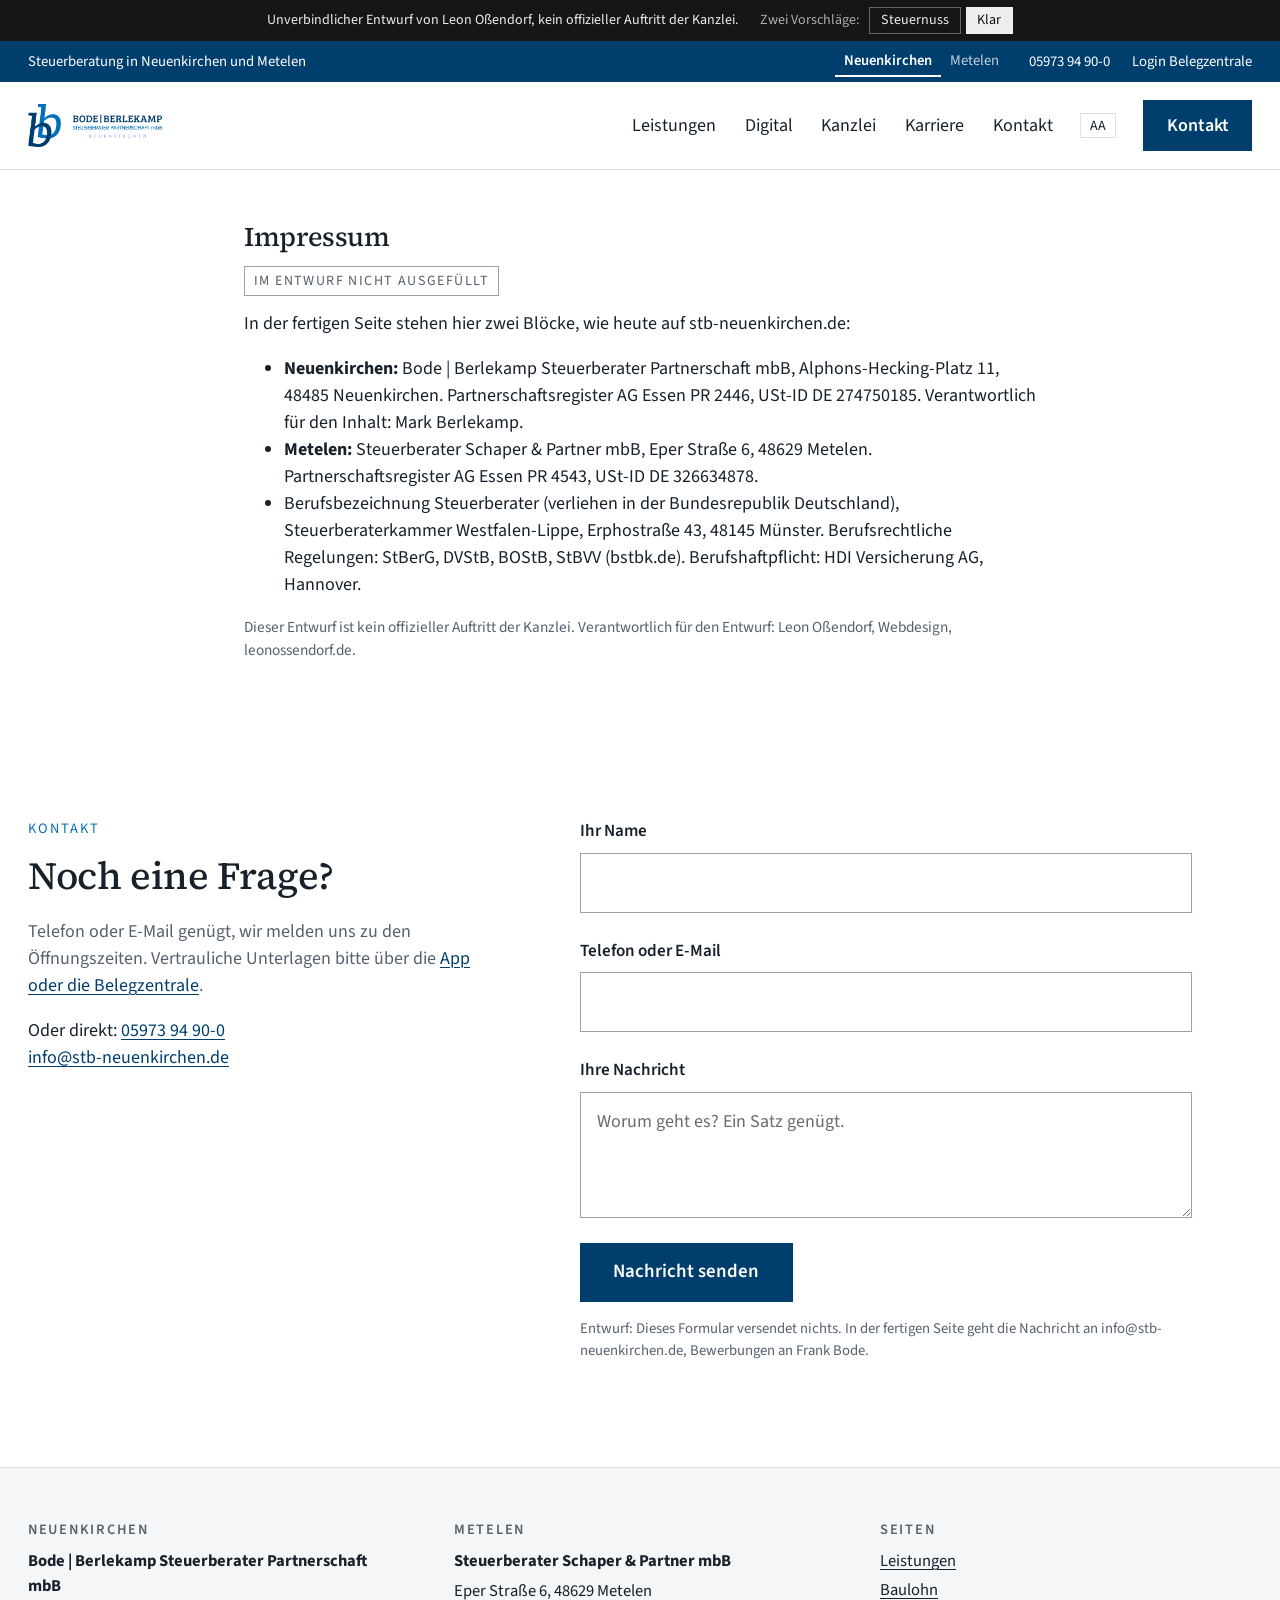
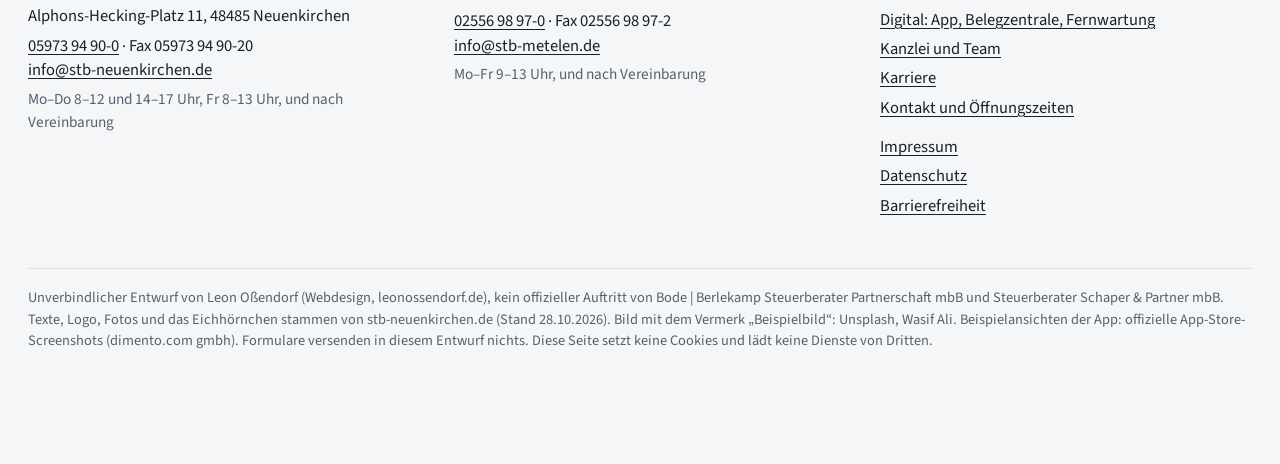
<file: impressum.html>
<!doctype html>
<html lang="de-DE" class="ohne-js" data-design="klar" data-standort="neuenkirchen">
<head>
<meta charset="utf-8">
<meta name="viewport" content="width=device-width, initial-scale=1">
<title>Impressum · Bode | Berlekamp Steuerberater (Entwurf)</title>
<meta name="description" content="Unverbindlicher Website-Entwurf für Bode | Berlekamp Steuerberater Partnerschaft mbB (Neuenkirchen) und Steuerberater Schaper & Partner mbB (Metelen).">
<meta name="robots" content="noindex,nofollow">
<link rel="icon" href="img/favicon.png" type="image/png">
<link rel="stylesheet" href="css/base.css">
<link rel="stylesheet" href="css/klar.css">
<link rel="stylesheet" href="css/nuss.css">
<script src="js/design.js"></script>
</head>
<body>
<a class="skip" href="#inhalt">Zum Inhalt springen</a>
<div class="entwurf" role="region" aria-label="Hinweis zum Entwurf">
  <span>Unverbindlicher Entwurf von Leon Oßendorf, kein offizieller Auftritt der Kanzlei.</span>
  <span class="schalter" role="group" aria-label="Design wählen"><span>Zwei Vorschläge:</span>
    <button type="button" data-design-wahl="nuss" aria-pressed="false">Steuernuss</button>
    <button type="button" data-design-wahl="klar" aria-pressed="true">Klar</button></span>
</div>
<header class="kopf">
  <div class="kopf-oben"><div class="wrap">
    <span class="claim">Steuerberatung in Neuenkirchen und Metelen</span>
    <div class="rechts">
      <div class="standort-wahl" role="group" aria-label="Standort wählen">
        <button type="button" data-standort-wahl="neuenkirchen" aria-pressed="true">Neuenkirchen</button>
        <button type="button" data-standort-wahl="metelen" aria-pressed="false">Metelen</button>
      </div>
      <a href="tel:+4959739490" data-tel>05973 94 90-0</a>
      <a class="login" href="digital.html#login">Login Belegzentrale</a>
    </div>
  </div></div>
  <div class="kopf-haupt"><div class="wrap">
    <a class="logo" href="index.html" aria-label="Zur Startseite">
      <img class="marke" src="img/logo-marke.png" alt="" width="120" height="158">
      <img class="wort" src="img/wortmarke-neuenkirchen.png" alt="Bode | Berlekamp Steuerberater Partnerschaft mbB, Neuenkirchen" data-wortmarke width="330" height="90">
    </a>
    <nav class="nav" id="hauptmenu" aria-label="Hauptmenü"><ul><li><a href="leistungen.html">Leistungen</a></li><li><a href="digital.html">Digital</a></li><li><a href="kanzlei.html">Kanzlei</a></li><li><a href="karriere.html">Karriere</a></li><li><a href="kontakt.html">Kontakt</a></li></ul></nav>
    <button type="button" class="schrift" aria-pressed="false" title="Schrift größer">A<span class="nur-vorleser"> Schrift größer</span>A</button>
    <a class="btn btn-haupt" href="kontakt.html">Kontakt</a>
    <button type="button" class="menu-knopf" aria-expanded="false" aria-controls="hauptmenu">Menü</button>
  </div></div>
</header>
<main id="inhalt" tabindex="-1">
<section class="abschnitt-eng"><div class="wrap-text"><h1>Impressum</h1><p class="label">Im Entwurf nicht ausgefüllt</p>
<p>In der fertigen Seite stehen hier zwei Blöcke, wie heute auf stb-neuenkirchen.de:</p>
<ul><li><strong>Neuenkirchen:</strong> Bode | Berlekamp Steuerberater Partnerschaft mbB, Alphons-Hecking-Platz 11, 48485 Neuenkirchen. Partnerschaftsregister AG Essen PR 2446, USt-ID DE 274750185. Verantwortlich für den Inhalt: Mark Berlekamp.</li>
<li><strong>Metelen:</strong> Steuerberater Schaper &amp; Partner mbB, Eper Straße 6, 48629 Metelen. Partnerschaftsregister AG Essen PR 4543, USt-ID DE 326634878.</li>
<li>Berufsbezeichnung Steuerberater (verliehen in der Bundesrepublik Deutschland), Steuerberaterkammer Westfalen-Lippe, Erphostraße 43, 48145 Münster. Berufsrechtliche Regelungen: StBerG, DVStB, BOStB, StBVV (bstbk.de). Berufshaftpflicht: HDI Versicherung AG, Hannover.</li></ul>
<p class="klein leise">Dieser Entwurf ist kein offizieller Auftritt der Kanzlei. Verantwortlich für den Entwurf: Leon Oßendorf, Webdesign, leonossendorf.de.</p></div></section><section class="abschnitt ein" id="kontakt" aria-labelledby="kontakt-h"><div class="wrap kompakt">
  <div><span class="nummer">Kontakt</span><h2 id="kontakt-h">Noch eine Frage?</h2><p class="leise">Telefon oder E-Mail genügt, wir melden uns zu den Öffnungszeiten. Vertrauliche Unterlagen bitte über die <a href="digital.html">App oder die Belegzentrale</a>.</p><p>Oder direkt: <a href="tel:+4959739490" data-tel>05973 94 90-0</a><br><a href="mailto:info@stb-neuenkirchen.de" data-mail>info@stb-neuenkirchen.de</a></p></div>
  <form class="formular f3" data-demo novalidate>
    <div class="feldzeile"><label for="f-name">Ihr Name</label><input id="f-name" name="name" type="text" autocomplete="name"></div>
    <div class="feldzeile"><label for="f-kontakt">Telefon oder E-Mail</label><input id="f-kontakt" name="kontakt" type="text" autocomplete="on" inputmode="email" required></div>
    <div class="feldzeile"><label for="f-text">Ihre Nachricht</label><textarea id="f-text" name="nachricht" placeholder="Worum geht es? Ein Satz genügt."></textarea></div>
    <p class="fehler" role="alert" hidden></p>
    <button class="btn" type="submit">Nachricht senden</button>
    <p class="demo-hinweis">Entwurf: Dieses Formular versendet nichts. In der fertigen Seite geht die Nachricht an info@stb-neuenkirchen.de, Bewerbungen an Frank Bode.</p>
  </form>
</div></section>
</main>
<footer class="fuss"><div class="wrap">
  <div class="spalten">
    <div><h2>Neuenkirchen</h2><address><p><strong>Bode | Berlekamp Steuerberater Partnerschaft mbB</strong></p><p>Alphons-Hecking-Platz 11, 48485 Neuenkirchen</p><p><a href="tel:+4959739490">05973 94 90-0</a> · Fax 05973 94 90-20<br><a href="mailto:info@stb-neuenkirchen.de">info@stb-neuenkirchen.de</a></p></address><p class="klein leise">Mo–Do 8–12 und 14–17 Uhr, Fr 8–13 Uhr, und nach Vereinbarung</p></div>
    <div><h2>Metelen</h2><address><p><strong>Steuerberater Schaper &amp; Partner mbB</strong></p><p>Eper Straße 6, 48629 Metelen</p><p><a href="tel:+4925569897">02556 98 97-0</a> · Fax 02556 98 97-2<br><a href="mailto:info@stb-metelen.de">info@stb-metelen.de</a></p></address><p class="klein leise">Mo–Fr 9–13 Uhr, und nach Vereinbarung</p></div>
    <div><h2>Seiten</h2><ul><li><a href="leistungen.html">Leistungen</a></li><li><a href="leistungen.html#baulohn">Baulohn</a></li><li><a href="digital.html">Digital: App, Belegzentrale, Fernwartung</a></li><li><a href="kanzlei.html">Kanzlei und Team</a></li><li><a href="karriere.html">Karriere</a></li><li><a href="kontakt.html">Kontakt und Öffnungszeiten</a></li></ul><ul style="margin-top:.8rem"><li><a href="impressum.html">Impressum</a></li><li><a href="datenschutz.html">Datenschutz</a></li><li><a href="barrierefreiheit.html">Barrierefreiheit</a></li></ul></div>
  </div>
  <div class="entwurf-hinweis"><p>Unverbindlicher Entwurf von Leon Oßendorf (Webdesign, leonossendorf.de), kein offizieller Auftritt von Bode | Berlekamp Steuerberater Partnerschaft mbB und Steuerberater Schaper &amp; Partner mbB. Texte, Logo, Fotos und das Eichhörnchen stammen von stb-neuenkirchen.de (Stand 28.10.2026). Bild mit dem Vermerk „Beispielbild“: Unsplash, Wasif Ali. Beispielansichten der App: offizielle App-Store-Screenshots (dimento.com gmbh). Formulare versenden in diesem Entwurf nichts. Diese Seite setzt keine Cookies und lädt keine Dienste von Dritten.</p></div>
</div></footer>
<nav class="daumen" aria-label="Schnellkontakt"><a class="btn" href="tel:+4959739490" data-tel>05973 94 90-0</a><a class="btn btn-zweit" href="kontakt.html">Nachricht</a></nav>
<script src="js/main.js"></script>
</body>
</html>
</file>
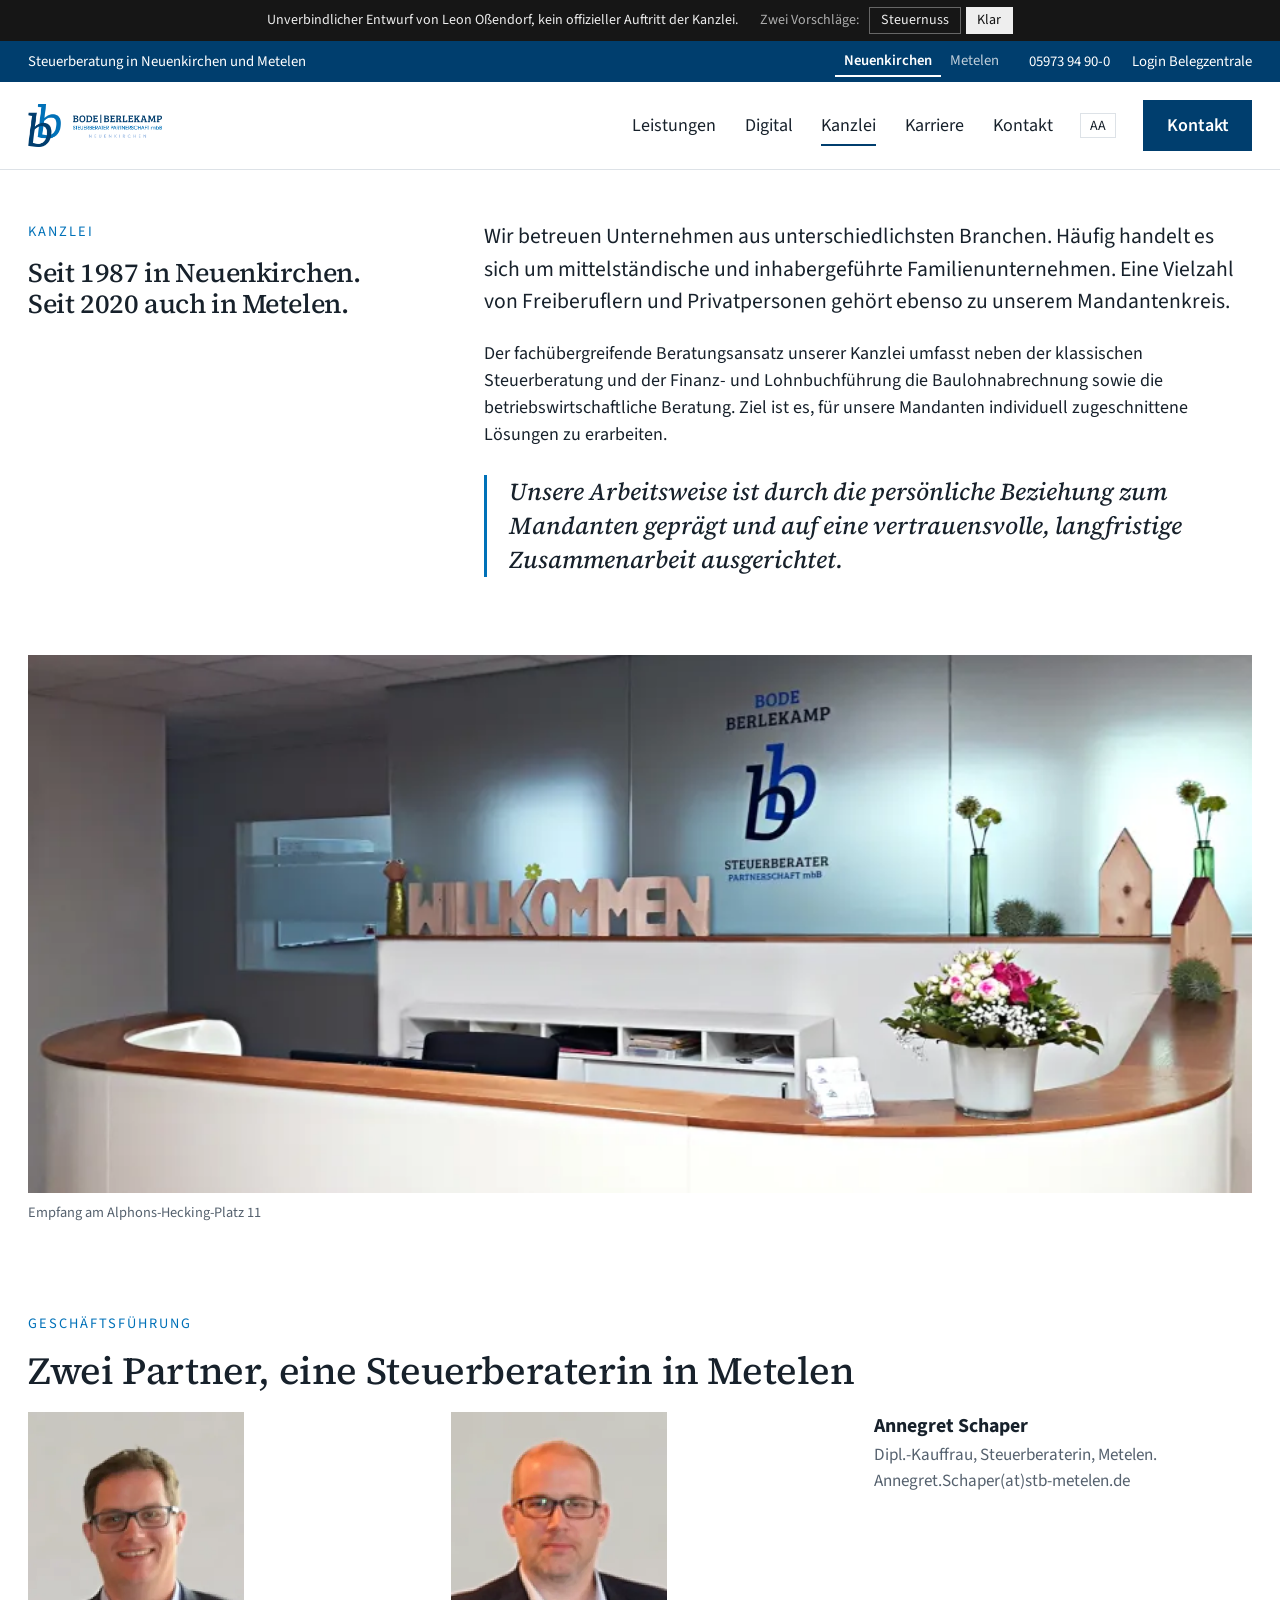
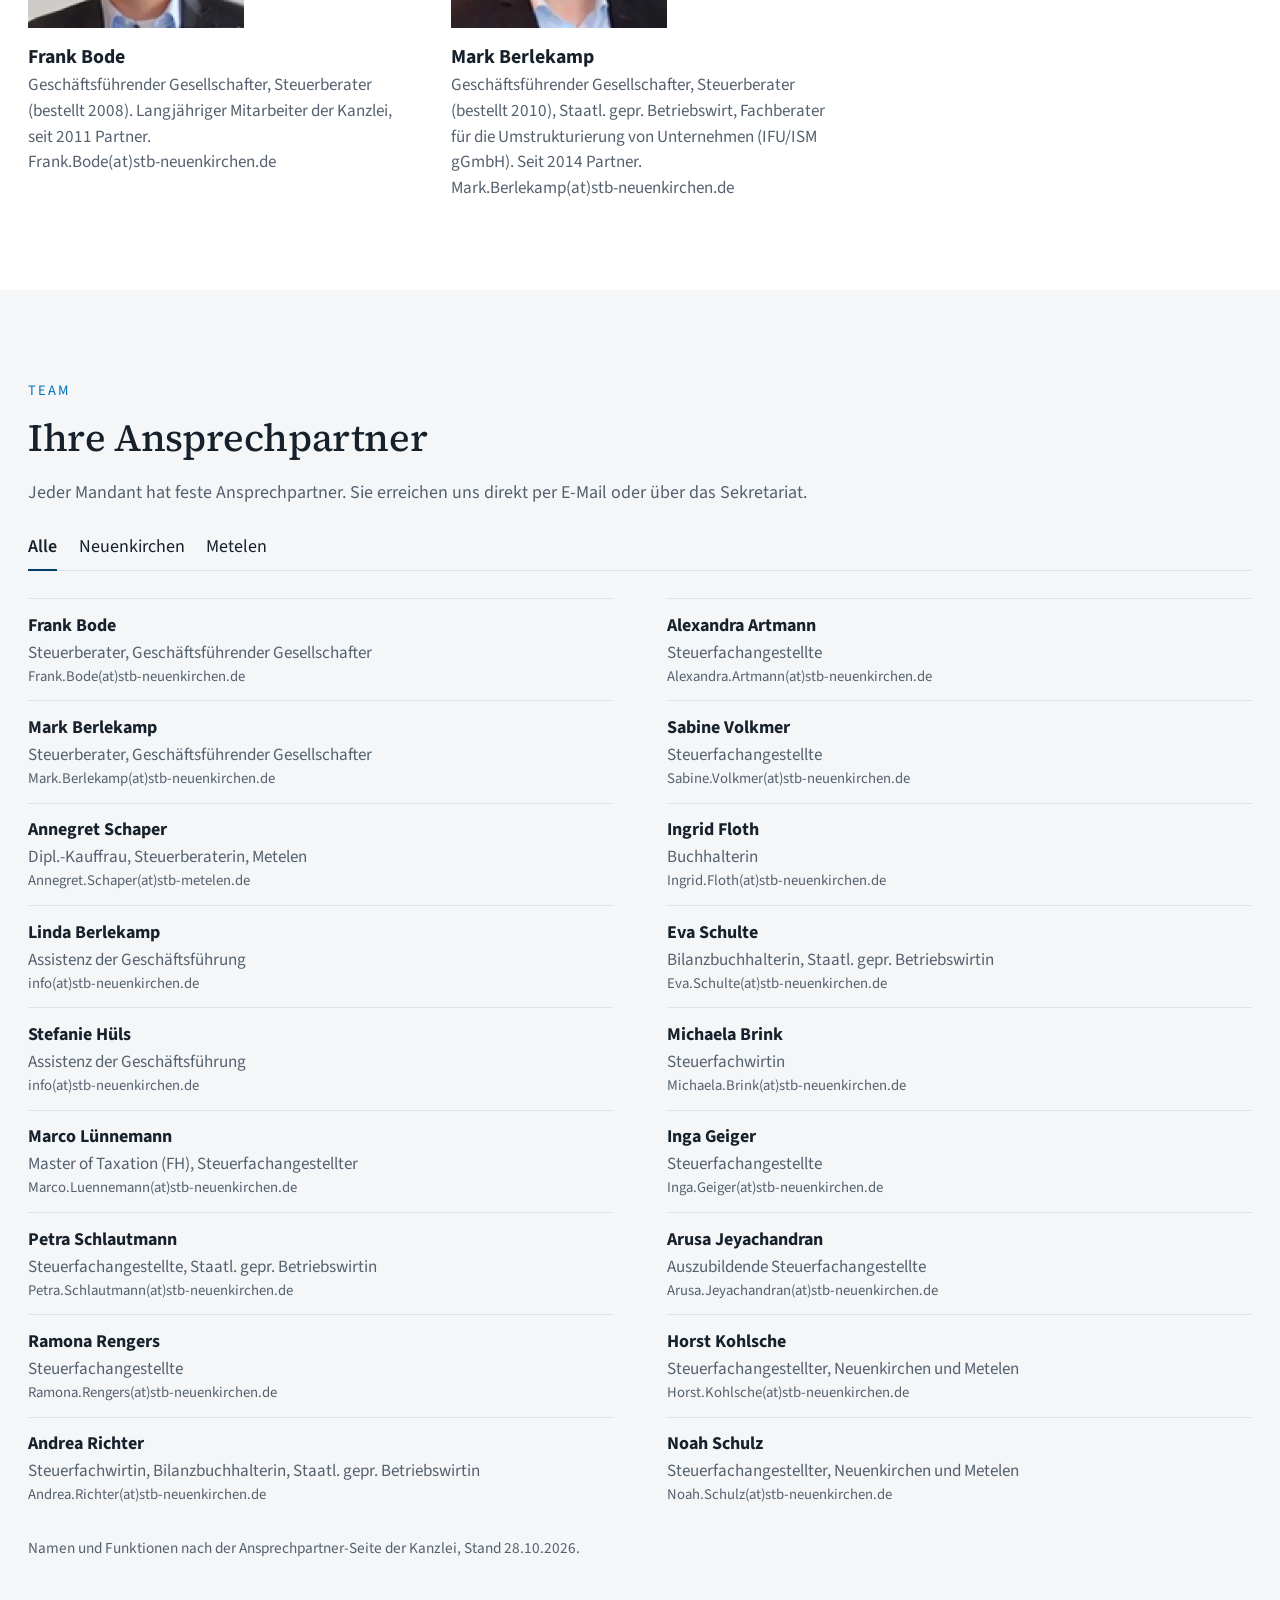
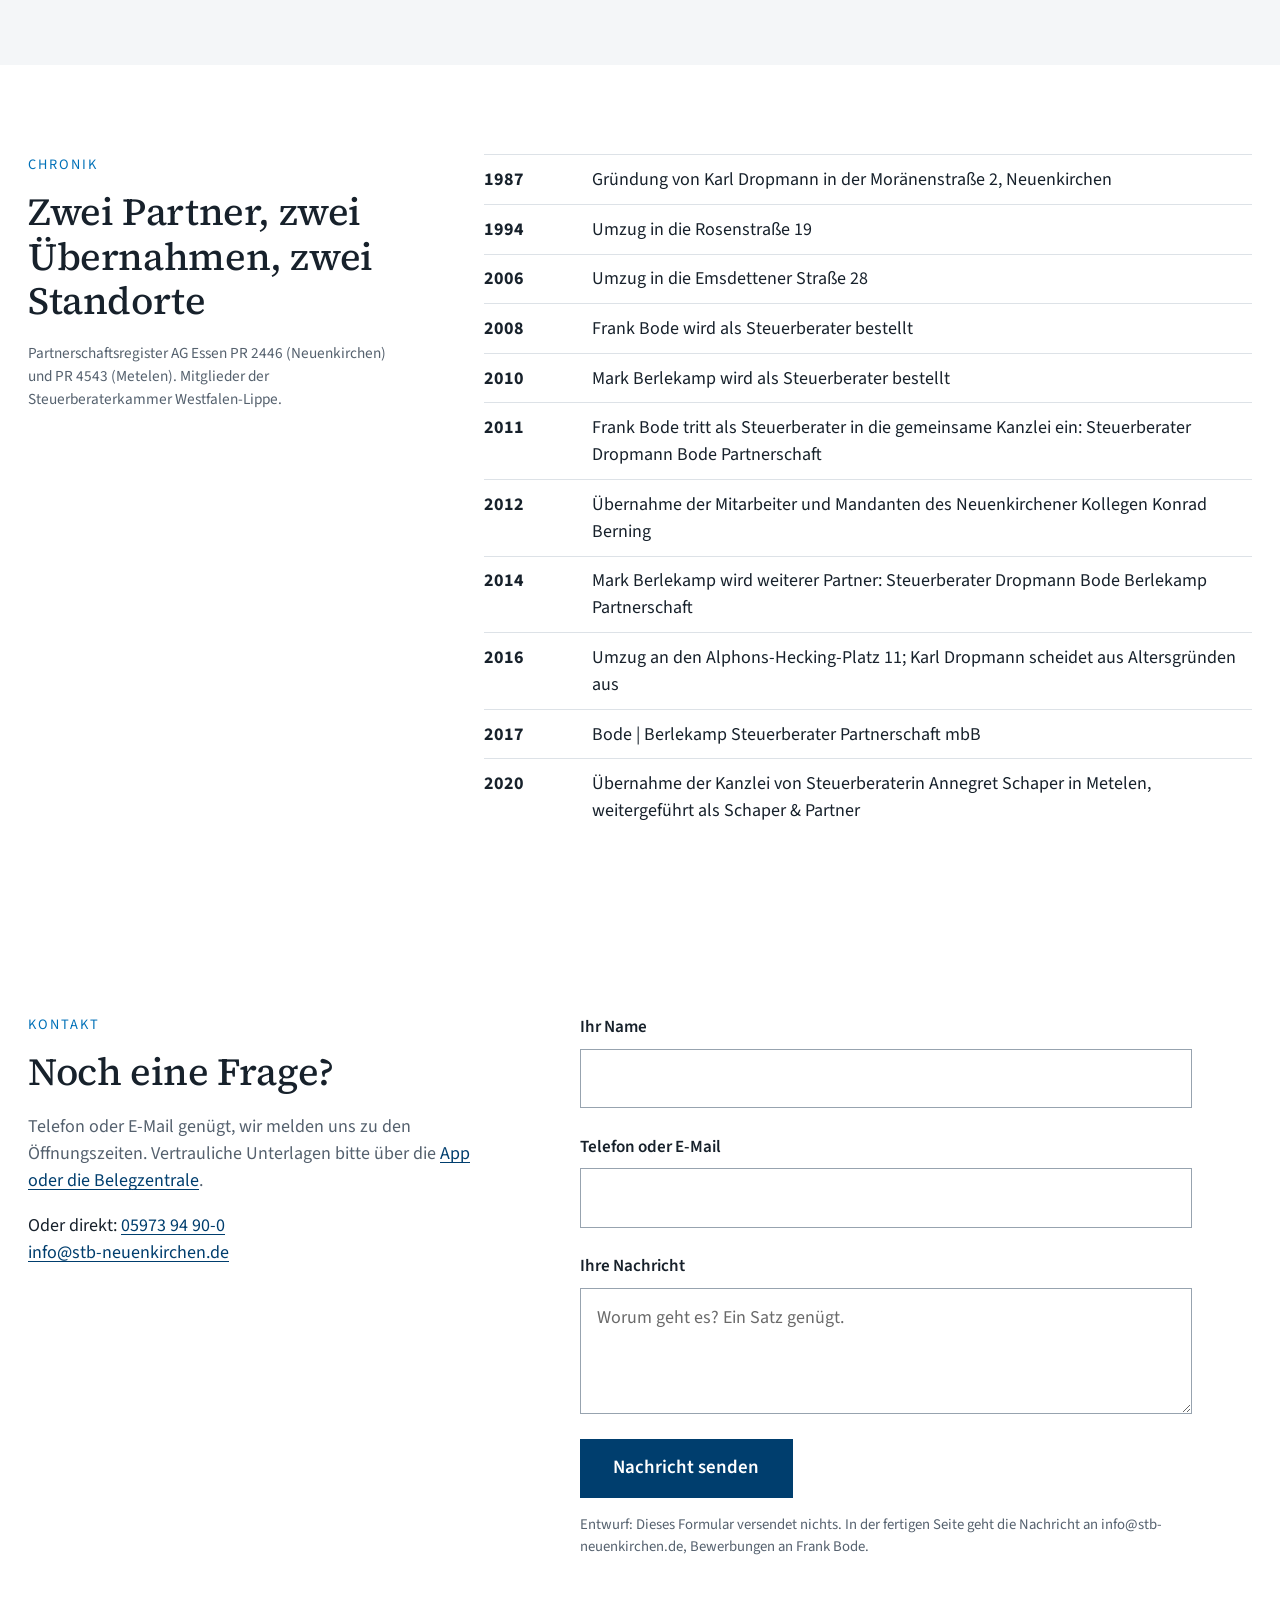
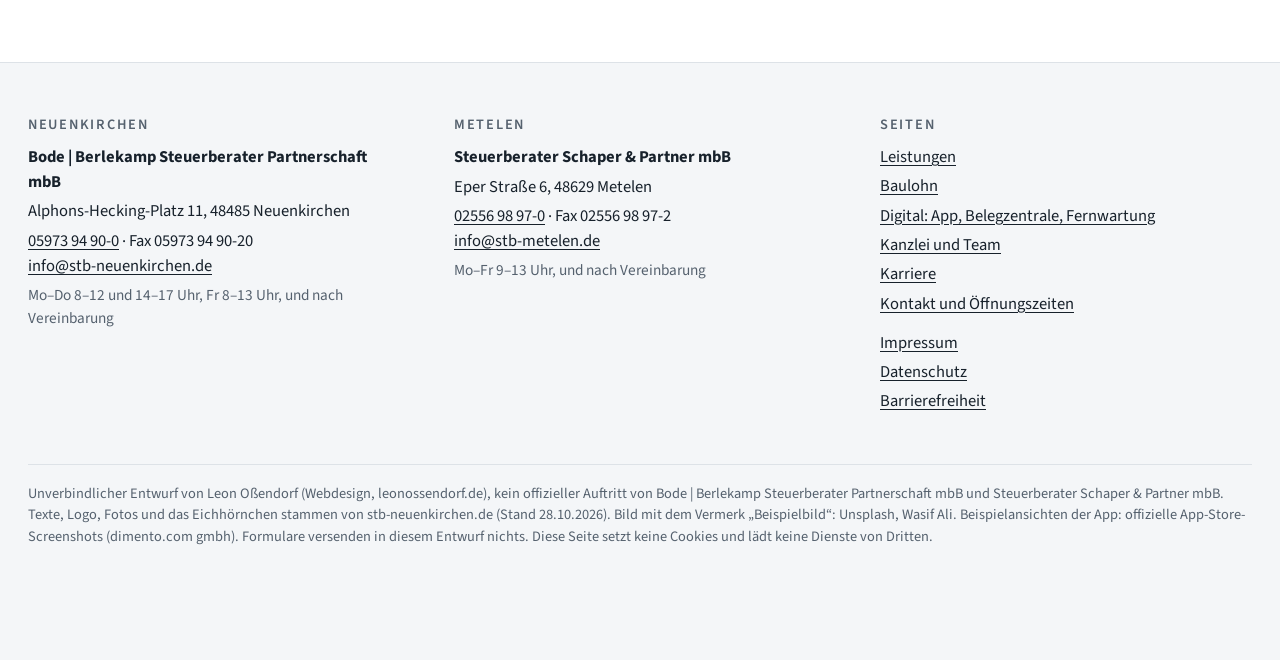
<file: kanzlei.html>
<!doctype html>
<html lang="de-DE" class="ohne-js" data-design="klar" data-standort="neuenkirchen">
<head>
<meta charset="utf-8">
<meta name="viewport" content="width=device-width, initial-scale=1">
<title>Kanzlei und Team · Bode | Berlekamp Steuerberater (Entwurf)</title>
<meta name="description" content="Unverbindlicher Website-Entwurf für Bode | Berlekamp Steuerberater Partnerschaft mbB (Neuenkirchen) und Steuerberater Schaper & Partner mbB (Metelen).">
<meta name="robots" content="noindex,nofollow">
<link rel="icon" href="img/favicon.png" type="image/png">
<link rel="stylesheet" href="css/base.css">
<link rel="stylesheet" href="css/klar.css">
<link rel="stylesheet" href="css/nuss.css">
<script src="js/design.js"></script>
</head>
<body>
<a class="skip" href="#inhalt">Zum Inhalt springen</a>
<div class="entwurf" role="region" aria-label="Hinweis zum Entwurf">
  <span>Unverbindlicher Entwurf von Leon Oßendorf, kein offizieller Auftritt der Kanzlei.</span>
  <span class="schalter" role="group" aria-label="Design wählen"><span>Zwei Vorschläge:</span>
    <button type="button" data-design-wahl="nuss" aria-pressed="false">Steuernuss</button>
    <button type="button" data-design-wahl="klar" aria-pressed="true">Klar</button></span>
</div>
<header class="kopf">
  <div class="kopf-oben"><div class="wrap">
    <span class="claim">Steuerberatung in Neuenkirchen und Metelen</span>
    <div class="rechts">
      <div class="standort-wahl" role="group" aria-label="Standort wählen">
        <button type="button" data-standort-wahl="neuenkirchen" aria-pressed="true">Neuenkirchen</button>
        <button type="button" data-standort-wahl="metelen" aria-pressed="false">Metelen</button>
      </div>
      <a href="tel:+4959739490" data-tel>05973 94 90-0</a>
      <a class="login" href="digital.html#login">Login Belegzentrale</a>
    </div>
  </div></div>
  <div class="kopf-haupt"><div class="wrap">
    <a class="logo" href="index.html" aria-label="Zur Startseite">
      <img class="marke" src="img/logo-marke.png" alt="" width="120" height="158">
      <img class="wort" src="img/wortmarke-neuenkirchen.png" alt="Bode | Berlekamp Steuerberater Partnerschaft mbB, Neuenkirchen" data-wortmarke width="330" height="90">
    </a>
    <nav class="nav" id="hauptmenu" aria-label="Hauptmenü"><ul><li><a href="leistungen.html">Leistungen</a></li><li><a href="digital.html">Digital</a></li><li><a href="kanzlei.html" aria-current="page">Kanzlei</a></li><li><a href="karriere.html">Karriere</a></li><li><a href="kontakt.html">Kontakt</a></li></ul></nav>
    <button type="button" class="schrift" aria-pressed="false" title="Schrift größer">A<span class="nur-vorleser"> Schrift größer</span>A</button>
    <a class="btn btn-haupt" href="kontakt.html">Kontakt</a>
    <button type="button" class="menu-knopf" aria-expanded="false" aria-controls="hauptmenu">Menü</button>
  </div></div>
</header>
<main id="inhalt" tabindex="-1">

<section class="abschnitt-eng"><div class="wrap spalten-text"><div><span class="nummer">Kanzlei</span><h1>Seit 1987 in Neuenkirchen. Seit 2020 auch in Metelen.</h1></div>
<div><p class="gross">Wir betreuen Unternehmen aus unterschiedlichsten Branchen. Häufig handelt es sich um mittelständische und inhabergeführte Familienunternehmen. Eine Vielzahl von Freiberuflern und Privatpersonen gehört ebenso zu unserem Mandantenkreis.</p>
<p>Der fachübergreifende Beratungsansatz unserer Kanzlei umfasst neben der klassischen Steuerberatung und der Finanz- und Lohnbuchführung die Baulohnabrechnung sowie die betriebswirtschaftliche Beratung. Ziel ist es, für unsere Mandanten individuell zugeschnittene Lösungen zu erarbeiten.</p>
<p class="zitat">Unsere Arbeitsweise ist durch die persönliche Beziehung zum Mandanten geprägt und auf eine vertrauensvolle, langfristige Zusammenarbeit ausgerichtet.</p></div></div></section>
<div class="wrap"><figure class="hero-bild" style="margin:0"><picture><source srcset="img/empfang.webp" type="image/webp"><img src="img/empfang.jpg" alt="Empfang der Kanzlei in Neuenkirchen" width="920" height="404" style="aspect-ratio:auto"></picture><figcaption>Empfang am Alphons-Hecking-Platz 11</figcaption></figure></div>
<section class="abschnitt ein" aria-labelledby="gf-h"><div class="wrap"><span class="nummer">Geschäftsführung</span><h2 id="gf-h">Zwei Partner, eine Steuerberaterin in Metelen</h2>
  <div class="gf">
    <figure><picture><source srcset="img/frank-bode.webp" type="image/webp"><img src="img/frank-bode.jpg" alt="Frank Bode" width="400" height="400" loading="lazy"></picture><figcaption><b>Frank Bode</b><span>Geschäftsführender Gesellschafter, Steuerberater (bestellt 2008). Langjähriger Mitarbeiter der Kanzlei, seit 2011 Partner.</span><span class="klein">Frank.Bode(at)stb-neuenkirchen.de</span></figcaption></figure>
    <figure><picture><source srcset="img/mark-berlekamp.webp" type="image/webp"><img src="img/mark-berlekamp.jpg" alt="Mark Berlekamp" width="400" height="400" loading="lazy"></picture><figcaption><b>Mark Berlekamp</b><span>Geschäftsführender Gesellschafter, Steuerberater (bestellt 2010), Staatl. gepr. Betriebswirt, Fachberater für die Umstrukturierung von Unternehmen (IFU/ISM gGmbH). Seit 2014 Partner.</span><span class="klein">Mark.Berlekamp(at)stb-neuenkirchen.de</span></figcaption></figure>
    <figure><figcaption><b>Annegret Schaper</b><span>Dipl.-Kauffrau, Steuerberaterin, Metelen.</span><span class="klein">Annegret.Schaper(at)stb-metelen.de</span></figcaption></figure>
  </div>
</div></section>
<section class="abschnitt abschnitt-flaeche ein" id="team" aria-labelledby="team-h"><div class="wrap"><span class="nummer">Team</span><h2 id="team-h">Ihre Ansprechpartner</h2><p class="leise">Jeder Mandant hat feste Ansprechpartner. Sie erreichen uns direkt per E-Mail oder über das Sekretariat.</p>
  <div class="team-filter" role="group" aria-label="Nach Standort filtern"><button type="button" data-filter="alle" aria-pressed="true">Alle</button><button type="button" data-filter="neuenkirchen" aria-pressed="false">Neuenkirchen</button><button type="button" data-filter="metelen" aria-pressed="false">Metelen</button></div>
  <ul class="team-liste">
    <li data-orte="neuenkirchen metelen"><b>Frank Bode</b><span>Steuerberater, Geschäftsführender Gesellschafter</span><span class="mail">Frank.Bode(at)stb-neuenkirchen.de</span></li>
    <li data-orte="neuenkirchen metelen"><b>Mark Berlekamp</b><span>Steuerberater, Geschäftsführender Gesellschafter</span><span class="mail">Mark.Berlekamp(at)stb-neuenkirchen.de</span></li>
    <li data-orte="metelen"><b>Annegret Schaper</b><span>Dipl.-Kauffrau, Steuerberaterin, Metelen</span><span class="mail">Annegret.Schaper(at)stb-metelen.de</span></li>
    <li data-orte="neuenkirchen"><b>Linda Berlekamp</b><span>Assistenz der Geschäftsführung</span><span class="mail">info(at)stb-neuenkirchen.de</span></li><li data-orte="neuenkirchen"><b>Stefanie Hüls</b><span>Assistenz der Geschäftsführung</span><span class="mail">info(at)stb-neuenkirchen.de</span></li><li data-orte="neuenkirchen"><b>Marco Lünnemann</b><span>Master of Taxation (FH), Steuerfachangestellter</span><span class="mail">Marco.Luennemann(at)stb-neuenkirchen.de</span></li><li data-orte="neuenkirchen"><b>Petra Schlautmann</b><span>Steuerfachangestellte, Staatl. gepr. Betriebswirtin</span><span class="mail">Petra.Schlautmann(at)stb-neuenkirchen.de</span></li><li data-orte="neuenkirchen"><b>Ramona Rengers</b><span>Steuerfachangestellte</span><span class="mail">Ramona.Rengers(at)stb-neuenkirchen.de</span></li><li data-orte="neuenkirchen"><b>Andrea Richter</b><span>Steuerfachwirtin, Bilanzbuchhalterin, Staatl. gepr. Betriebswirtin</span><span class="mail">Andrea.Richter(at)stb-neuenkirchen.de</span></li><li data-orte="neuenkirchen"><b>Alexandra Artmann</b><span>Steuerfachangestellte</span><span class="mail">Alexandra.Artmann(at)stb-neuenkirchen.de</span></li><li data-orte="neuenkirchen"><b>Sabine Volkmer</b><span>Steuerfachangestellte</span><span class="mail">Sabine.Volkmer(at)stb-neuenkirchen.de</span></li><li data-orte="neuenkirchen"><b>Ingrid Floth</b><span>Buchhalterin</span><span class="mail">Ingrid.Floth(at)stb-neuenkirchen.de</span></li><li data-orte="neuenkirchen"><b>Eva Schulte</b><span>Bilanzbuchhalterin, Staatl. gepr. Betriebswirtin</span><span class="mail">Eva.Schulte(at)stb-neuenkirchen.de</span></li><li data-orte="neuenkirchen"><b>Michaela Brink</b><span>Steuerfachwirtin</span><span class="mail">Michaela.Brink(at)stb-neuenkirchen.de</span></li><li data-orte="neuenkirchen"><b>Inga Geiger</b><span>Steuerfachangestellte</span><span class="mail">Inga.Geiger(at)stb-neuenkirchen.de</span></li><li data-orte="neuenkirchen"><b>Arusa Jeyachandran</b><span>Auszubildende Steuerfachangestellte</span><span class="mail">Arusa.Jeyachandran(at)stb-neuenkirchen.de</span></li>
    <li data-orte="neuenkirchen metelen"><b>Horst Kohlsche</b><span>Steuerfachangestellter, Neuenkirchen und Metelen</span><span class="mail">Horst.Kohlsche(at)stb-neuenkirchen.de</span></li>
    <li data-orte="neuenkirchen metelen"><b>Noah Schulz</b><span>Steuerfachangestellter, Neuenkirchen und Metelen</span><span class="mail">Noah.Schulz(at)stb-neuenkirchen.de</span></li>
  </ul>
  <p class="klein leise" style="margin-top:1rem">Namen und Funktionen nach der Ansprechpartner-Seite der Kanzlei, Stand 28.10.2026.</p>
</div></section>
<section class="abschnitt ein" aria-labelledby="chronik-h"><div class="wrap spalten-text">
  <div><span class="nummer">Chronik</span><h2 id="chronik-h">Zwei Partner, zwei Übernahmen, zwei Standorte</h2><p class="klein leise">Partnerschaftsregister AG Essen PR 2446 (Neuenkirchen) und PR 4543 (Metelen). Mitglieder der Steuerberaterkammer Westfalen-Lippe.</p></div>
  <ol class="zeitleiste">
    <li><span class="jahr">1987</span><span>Gründung von Karl Dropmann in der Moränenstraße 2, Neuenkirchen</span></li>
    <li><span class="jahr">1994</span><span>Umzug in die Rosenstraße 19</span></li>
    <li><span class="jahr">2006</span><span>Umzug in die Emsdettener Straße 28</span></li>
    <li><span class="jahr">2008</span><span>Frank Bode wird als Steuerberater bestellt</span></li>
    <li><span class="jahr">2010</span><span>Mark Berlekamp wird als Steuerberater bestellt</span></li>
    <li><span class="jahr">2011</span><span>Frank Bode tritt als Steuerberater in die gemeinsame Kanzlei ein: Steuerberater Dropmann Bode Partnerschaft</span></li>
    <li><span class="jahr">2012</span><span>Übernahme der Mitarbeiter und Mandanten des Neuenkirchener Kollegen Konrad Berning</span></li>
    <li><span class="jahr">2014</span><span>Mark Berlekamp wird weiterer Partner: Steuerberater Dropmann Bode Berlekamp Partnerschaft</span></li>
    <li><span class="jahr">2016</span><span>Umzug an den Alphons-Hecking-Platz 11; Karl Dropmann scheidet aus Altersgründen aus</span></li>
    <li><span class="jahr">2017</span><span>Bode | Berlekamp Steuerberater Partnerschaft mbB</span></li>
    <li><span class="jahr">2020</span><span>Übernahme der Kanzlei von Steuerberaterin Annegret Schaper in Metelen, weitergeführt als Schaper &amp; Partner</span></li>
  </ol>
</div></section>
<section class="abschnitt ein" id="kontakt" aria-labelledby="kontakt-h"><div class="wrap kompakt">
  <div><span class="nummer">Kontakt</span><h2 id="kontakt-h">Noch eine Frage?</h2><p class="leise">Telefon oder E-Mail genügt, wir melden uns zu den Öffnungszeiten. Vertrauliche Unterlagen bitte über die <a href="digital.html">App oder die Belegzentrale</a>.</p><p>Oder direkt: <a href="tel:+4959739490" data-tel>05973 94 90-0</a><br><a href="mailto:info@stb-neuenkirchen.de" data-mail>info@stb-neuenkirchen.de</a></p></div>
  <form class="formular f3" data-demo novalidate>
    <div class="feldzeile"><label for="f-name">Ihr Name</label><input id="f-name" name="name" type="text" autocomplete="name"></div>
    <div class="feldzeile"><label for="f-kontakt">Telefon oder E-Mail</label><input id="f-kontakt" name="kontakt" type="text" autocomplete="on" inputmode="email" required></div>
    <div class="feldzeile"><label for="f-text">Ihre Nachricht</label><textarea id="f-text" name="nachricht" placeholder="Worum geht es? Ein Satz genügt."></textarea></div>
    <p class="fehler" role="alert" hidden></p>
    <button class="btn" type="submit">Nachricht senden</button>
    <p class="demo-hinweis">Entwurf: Dieses Formular versendet nichts. In der fertigen Seite geht die Nachricht an info@stb-neuenkirchen.de, Bewerbungen an Frank Bode.</p>
  </form>
</div></section>

</main>
<footer class="fuss"><div class="wrap">
  <div class="spalten">
    <div><h2>Neuenkirchen</h2><address><p><strong>Bode | Berlekamp Steuerberater Partnerschaft mbB</strong></p><p>Alphons-Hecking-Platz 11, 48485 Neuenkirchen</p><p><a href="tel:+4959739490">05973 94 90-0</a> · Fax 05973 94 90-20<br><a href="mailto:info@stb-neuenkirchen.de">info@stb-neuenkirchen.de</a></p></address><p class="klein leise">Mo–Do 8–12 und 14–17 Uhr, Fr 8–13 Uhr, und nach Vereinbarung</p></div>
    <div><h2>Metelen</h2><address><p><strong>Steuerberater Schaper &amp; Partner mbB</strong></p><p>Eper Straße 6, 48629 Metelen</p><p><a href="tel:+4925569897">02556 98 97-0</a> · Fax 02556 98 97-2<br><a href="mailto:info@stb-metelen.de">info@stb-metelen.de</a></p></address><p class="klein leise">Mo–Fr 9–13 Uhr, und nach Vereinbarung</p></div>
    <div><h2>Seiten</h2><ul><li><a href="leistungen.html">Leistungen</a></li><li><a href="leistungen.html#baulohn">Baulohn</a></li><li><a href="digital.html">Digital: App, Belegzentrale, Fernwartung</a></li><li><a href="kanzlei.html">Kanzlei und Team</a></li><li><a href="karriere.html">Karriere</a></li><li><a href="kontakt.html">Kontakt und Öffnungszeiten</a></li></ul><ul style="margin-top:.8rem"><li><a href="impressum.html">Impressum</a></li><li><a href="datenschutz.html">Datenschutz</a></li><li><a href="barrierefreiheit.html">Barrierefreiheit</a></li></ul></div>
  </div>
  <div class="entwurf-hinweis"><p>Unverbindlicher Entwurf von Leon Oßendorf (Webdesign, leonossendorf.de), kein offizieller Auftritt von Bode | Berlekamp Steuerberater Partnerschaft mbB und Steuerberater Schaper &amp; Partner mbB. Texte, Logo, Fotos und das Eichhörnchen stammen von stb-neuenkirchen.de (Stand 28.10.2026). Bild mit dem Vermerk „Beispielbild“: Unsplash, Wasif Ali. Beispielansichten der App: offizielle App-Store-Screenshots (dimento.com gmbh). Formulare versenden in diesem Entwurf nichts. Diese Seite setzt keine Cookies und lädt keine Dienste von Dritten.</p></div>
</div></footer>
<nav class="daumen" aria-label="Schnellkontakt"><a class="btn" href="tel:+4959739490" data-tel>05973 94 90-0</a><a class="btn btn-zweit" href="kontakt.html">Nachricht</a></nav>
<script src="js/main.js"></script>
</body>
</html>
</file>
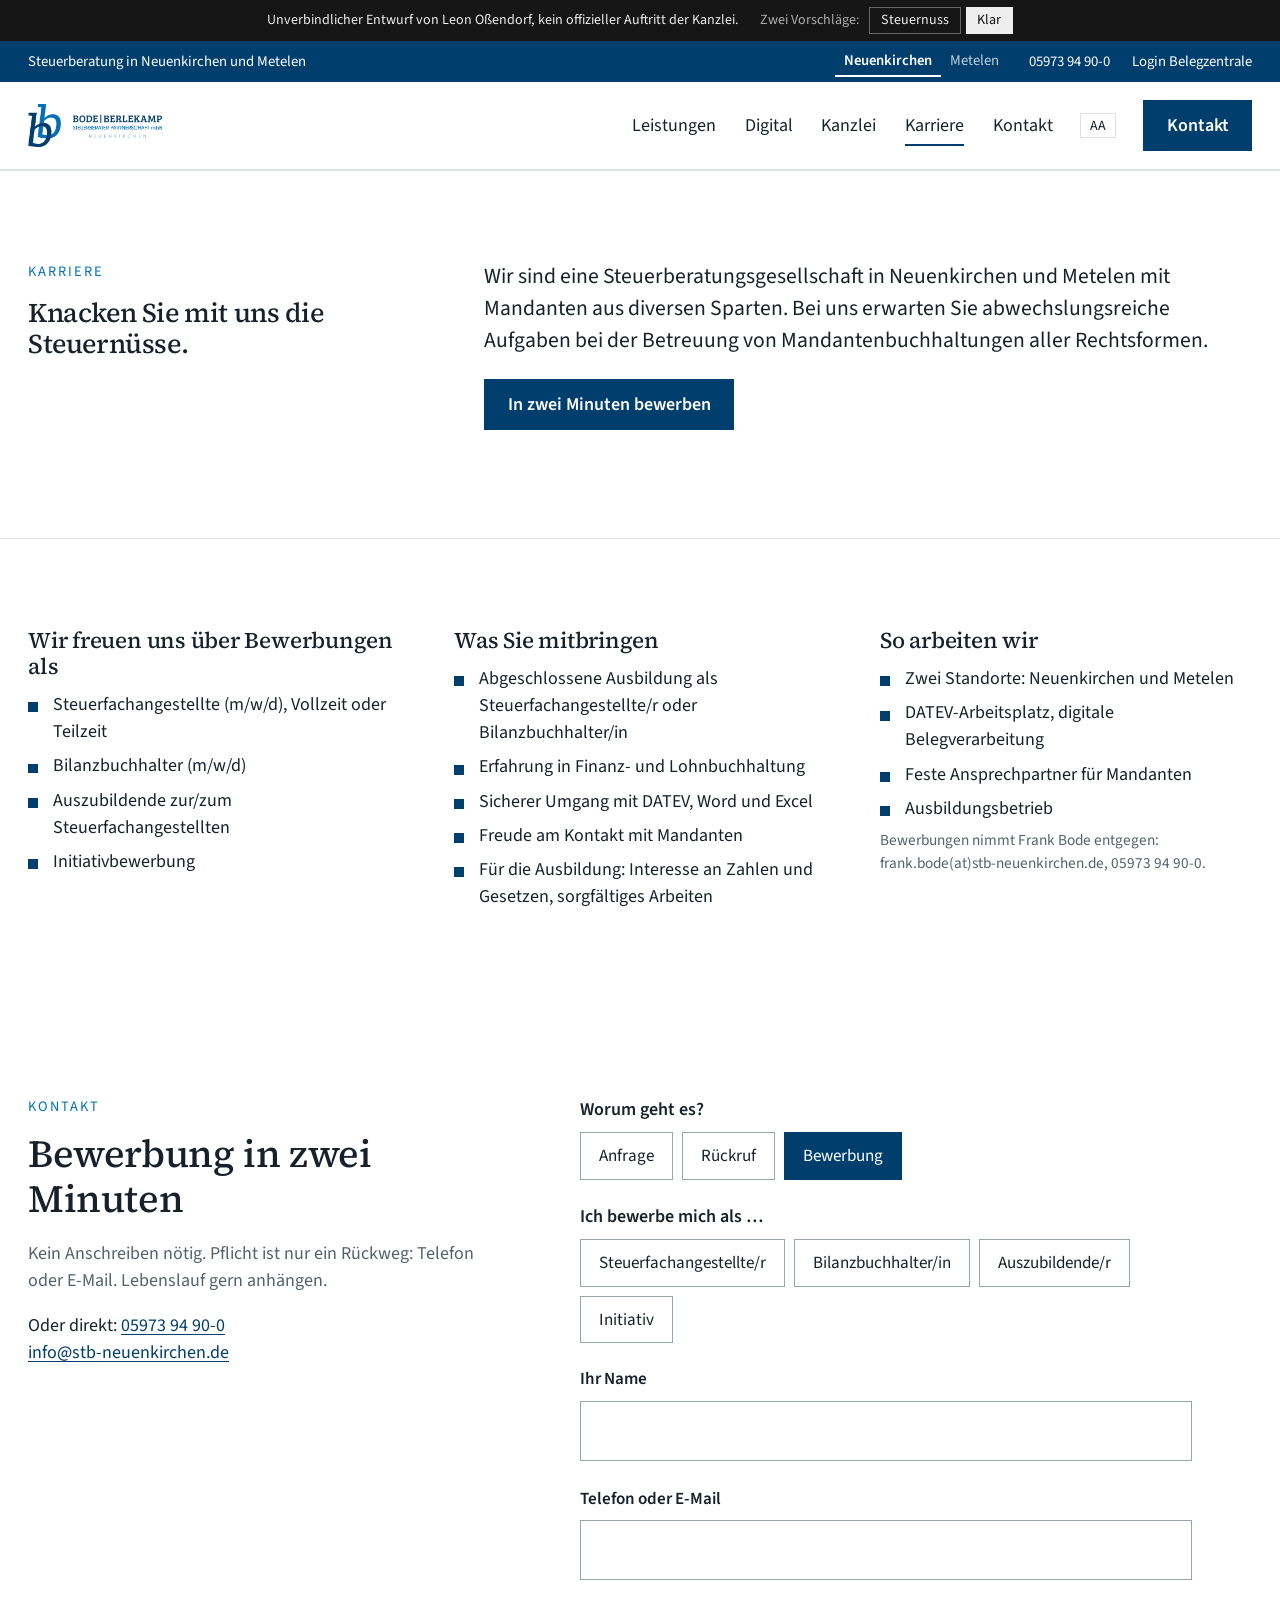
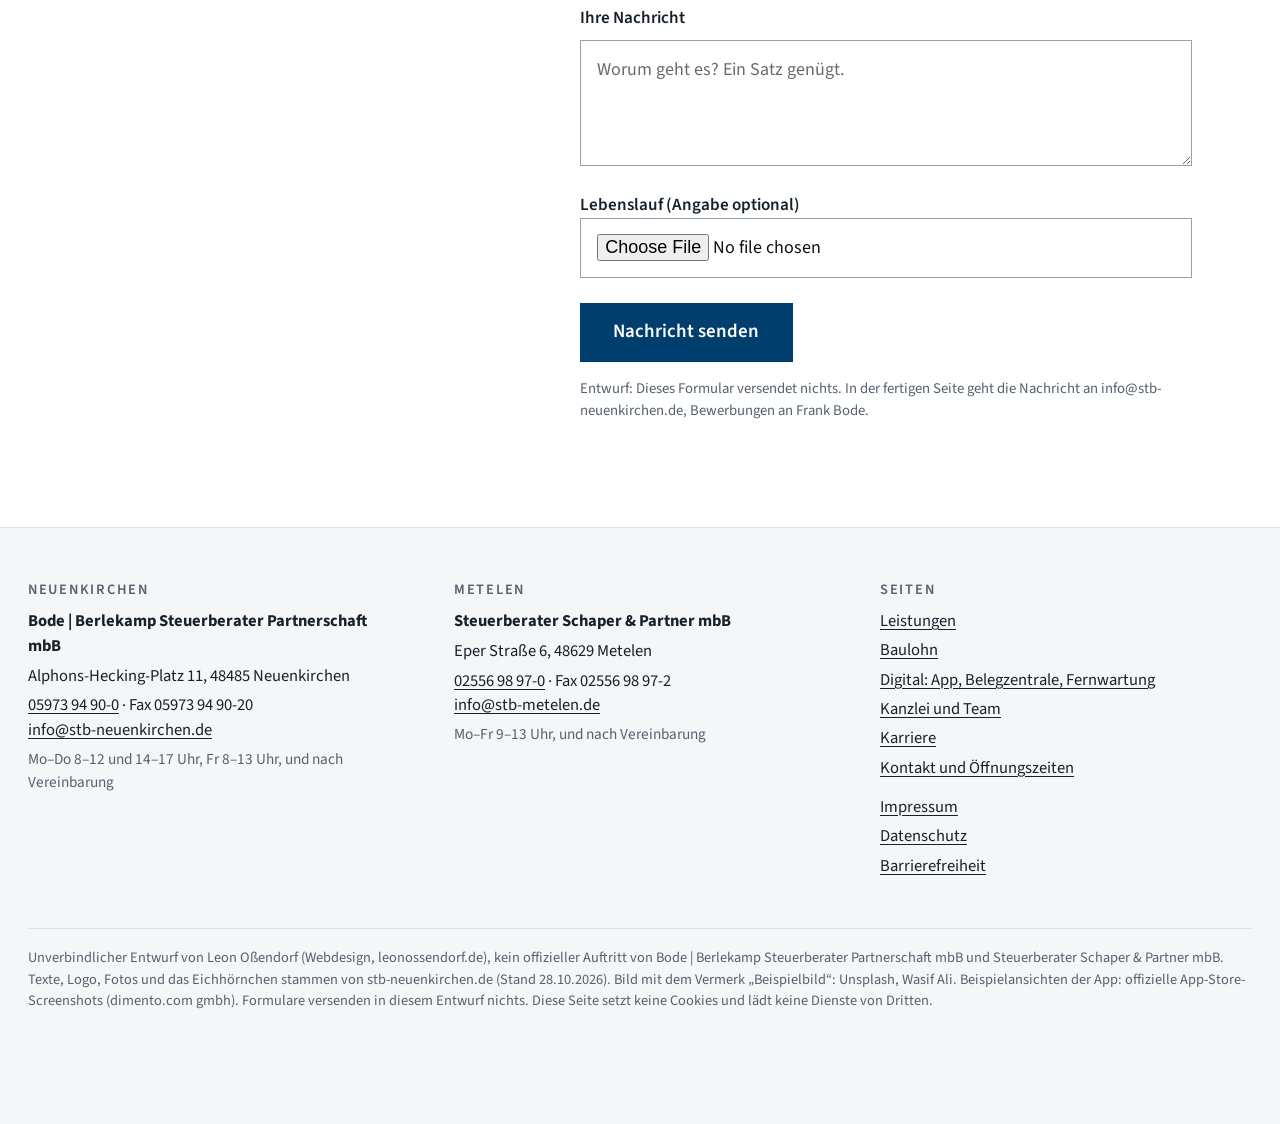
<file: karriere.html>
<!doctype html>
<html lang="de-DE" class="ohne-js" data-design="klar" data-standort="neuenkirchen">
<head>
<meta charset="utf-8">
<meta name="viewport" content="width=device-width, initial-scale=1">
<title>Karriere · Bode | Berlekamp Steuerberater (Entwurf)</title>
<meta name="description" content="Unverbindlicher Website-Entwurf für Bode | Berlekamp Steuerberater Partnerschaft mbB (Neuenkirchen) und Steuerberater Schaper & Partner mbB (Metelen).">
<meta name="robots" content="noindex,nofollow">
<link rel="icon" href="img/favicon.png" type="image/png">
<link rel="stylesheet" href="css/base.css">
<link rel="stylesheet" href="css/klar.css">
<link rel="stylesheet" href="css/nuss.css">
<script src="js/design.js"></script>
</head>
<body>
<a class="skip" href="#inhalt">Zum Inhalt springen</a>
<div class="entwurf" role="region" aria-label="Hinweis zum Entwurf">
  <span>Unverbindlicher Entwurf von Leon Oßendorf, kein offizieller Auftritt der Kanzlei.</span>
  <span class="schalter" role="group" aria-label="Design wählen"><span>Zwei Vorschläge:</span>
    <button type="button" data-design-wahl="nuss" aria-pressed="false">Steuernuss</button>
    <button type="button" data-design-wahl="klar" aria-pressed="true">Klar</button></span>
</div>
<header class="kopf">
  <div class="kopf-oben"><div class="wrap">
    <span class="claim">Steuerberatung in Neuenkirchen und Metelen</span>
    <div class="rechts">
      <div class="standort-wahl" role="group" aria-label="Standort wählen">
        <button type="button" data-standort-wahl="neuenkirchen" aria-pressed="true">Neuenkirchen</button>
        <button type="button" data-standort-wahl="metelen" aria-pressed="false">Metelen</button>
      </div>
      <a href="tel:+4959739490" data-tel>05973 94 90-0</a>
      <a class="login" href="digital.html#login">Login Belegzentrale</a>
    </div>
  </div></div>
  <div class="kopf-haupt"><div class="wrap">
    <a class="logo" href="index.html" aria-label="Zur Startseite">
      <img class="marke" src="img/logo-marke.png" alt="" width="120" height="158">
      <img class="wort" src="img/wortmarke-neuenkirchen.png" alt="Bode | Berlekamp Steuerberater Partnerschaft mbB, Neuenkirchen" data-wortmarke width="330" height="90">
    </a>
    <nav class="nav" id="hauptmenu" aria-label="Hauptmenü"><ul><li><a href="leistungen.html">Leistungen</a></li><li><a href="digital.html">Digital</a></li><li><a href="kanzlei.html">Kanzlei</a></li><li><a href="karriere.html" aria-current="page">Karriere</a></li><li><a href="kontakt.html">Kontakt</a></li></ul></nav>
    <button type="button" class="schrift" aria-pressed="false" title="Schrift größer">A<span class="nur-vorleser"> Schrift größer</span>A</button>
    <a class="btn btn-haupt" href="kontakt.html">Kontakt</a>
    <button type="button" class="menu-knopf" aria-expanded="false" aria-controls="hauptmenu">Menü</button>
  </div></div>
</header>
<main id="inhalt" tabindex="-1">

<section class="abschnitt karriere" aria-labelledby="k-h"><div class="wrap spalten-text">
  <div><span class="nummer">Karriere</span><h1 id="k-h">Knacken Sie mit uns die Steuernüsse.</h1></div>
  <div><p class="gross">Wir sind eine Steuerberatungsgesellschaft in Neuenkirchen und Metelen mit Mandanten aus diversen Sparten. Bei uns erwarten Sie abwechslungsreiche Aufgaben bei der Betreuung von Mandantenbuchhaltungen aller Rechtsformen.</p><p><a class="btn" href="#kontakt">In zwei Minuten bewerben</a></p></div>
</div><div data-only="nuss"><picture><source srcset="img/eich-megafon.webp" type="image/webp"><img class="hero-figur hoernchen-karriere" src="img/eich-megafon.png" alt="" width="357" height="294" loading="lazy"></picture></div></section>
<section class="abschnitt"><div class="wrap spalten-3">
  <div><h2 style="font-size:1.25rem">Wir freuen uns über Bewerbungen als</h2><ul class="haken"><li>Steuerfachangestellte (m/w/d), Vollzeit oder Teilzeit</li><li>Bilanzbuchhalter (m/w/d)</li><li>Auszubildende zur/zum Steuerfachangestellten</li><li>Initiativbewerbung</li></ul></div>
  <div><h2 style="font-size:1.25rem">Was Sie mitbringen</h2><ul class="haken"><li>Abgeschlossene Ausbildung als Steuerfachangestellte/r oder Bilanzbuchhalter/in</li><li>Erfahrung in Finanz- und Lohnbuchhaltung</li><li>Sicherer Umgang mit DATEV, Word und Excel</li><li>Freude am Kontakt mit Mandanten</li><li>Für die Ausbildung: Interesse an Zahlen und Gesetzen, sorgfältiges Arbeiten</li></ul></div>
  <div><h2 style="font-size:1.25rem">So arbeiten wir</h2><ul class="haken"><li>Zwei Standorte: Neuenkirchen und Metelen</li><li>DATEV-Arbeitsplatz, digitale Belegverarbeitung</li><li>Feste Ansprechpartner für Mandanten</li><li>Ausbildungsbetrieb</li></ul><p class="klein leise">Bewerbungen nimmt Frank Bode entgegen: frank.bode(at)stb-neuenkirchen.de, 05973 94 90-0.</p></div>
</div></section>
<section class="abschnitt ein" id="kontakt" aria-labelledby="kontakt-h"><div class="wrap kompakt">
  <div><span class="nummer">Kontakt</span><h2 id="kontakt-h">Bewerbung in zwei Minuten</h2><p class="leise">Kein Anschreiben nötig. Pflicht ist nur ein Rückweg: Telefon oder E-Mail. Lebenslauf gern anhängen.</p><p>Oder direkt: <a href="tel:+4959739490" data-tel>05973 94 90-0</a><br><a href="mailto:info@stb-neuenkirchen.de" data-mail>info@stb-neuenkirchen.de</a></p></div>
  <form class="formular f3" data-demo novalidate>
    <fieldset><legend>Worum geht es?</legend>
      <div class="wahl"><label><input type="radio" name="thema" value="anfrage"> Anfrage</label><label><input type="radio" name="thema" value="rueckruf"> Rückruf</label><label><input type="radio" name="thema" value="bewerbung" checked> Bewerbung</label></div>
    </fieldset>
    <fieldset data-zeig="bewerbung"><legend>Ich bewerbe mich als …</legend>
      <div class="wahl"><label><input type="radio" name="stelle" value="stfa"> Steuerfachangestellte/r</label><label><input type="radio" name="stelle" value="bibu"> Bilanzbuchhalter/in</label><label><input type="radio" name="stelle" value="azubi"> Auszubildende/r</label><label><input type="radio" name="stelle" value="initiativ"> Initiativ</label></div>
    </fieldset>
    <fieldset data-zeig="rueckruf"><legend>Wann passt der Rückruf?</legend>
      <div class="wahl"><label><input type="radio" name="zeit" value="vormittags"> Vormittags</label><label><input type="radio" name="zeit" value="nachmittags"> Nachmittags</label><label><input type="radio" name="zeit" value="egal"> Egal</label></div>
    </fieldset>
    <div class="feldzeile"><label for="f-name">Ihr Name</label><input id="f-name" name="name" type="text" autocomplete="name"></div>
    <div class="feldzeile"><label for="f-kontakt">Telefon oder E-Mail</label><input id="f-kontakt" name="kontakt" type="text" autocomplete="on" inputmode="email" required></div>
    <div class="feldzeile"><label for="f-text">Ihre Nachricht</label><textarea id="f-text" name="nachricht" placeholder="Worum geht es? Ein Satz genügt."></textarea></div>
    <div class="feldzeile" data-zeig="bewerbung"><label for="f-cv">Lebenslauf (Angabe optional)</label><input id="f-cv" name="lebenslauf" type="file" accept=".pdf,.jpg,.png"></div>
    <p class="fehler" role="alert" hidden></p>
    <button class="btn" type="submit">Nachricht senden</button>
    <p class="demo-hinweis">Entwurf: Dieses Formular versendet nichts. In der fertigen Seite geht die Nachricht an info@stb-neuenkirchen.de, Bewerbungen an Frank Bode.</p>
  </form>
</div></section>

</main>
<footer class="fuss"><div class="wrap">
  <div class="spalten">
    <div><h2>Neuenkirchen</h2><address><p><strong>Bode | Berlekamp Steuerberater Partnerschaft mbB</strong></p><p>Alphons-Hecking-Platz 11, 48485 Neuenkirchen</p><p><a href="tel:+4959739490">05973 94 90-0</a> · Fax 05973 94 90-20<br><a href="mailto:info@stb-neuenkirchen.de">info@stb-neuenkirchen.de</a></p></address><p class="klein leise">Mo–Do 8–12 und 14–17 Uhr, Fr 8–13 Uhr, und nach Vereinbarung</p></div>
    <div><h2>Metelen</h2><address><p><strong>Steuerberater Schaper &amp; Partner mbB</strong></p><p>Eper Straße 6, 48629 Metelen</p><p><a href="tel:+4925569897">02556 98 97-0</a> · Fax 02556 98 97-2<br><a href="mailto:info@stb-metelen.de">info@stb-metelen.de</a></p></address><p class="klein leise">Mo–Fr 9–13 Uhr, und nach Vereinbarung</p></div>
    <div><h2>Seiten</h2><ul><li><a href="leistungen.html">Leistungen</a></li><li><a href="leistungen.html#baulohn">Baulohn</a></li><li><a href="digital.html">Digital: App, Belegzentrale, Fernwartung</a></li><li><a href="kanzlei.html">Kanzlei und Team</a></li><li><a href="karriere.html">Karriere</a></li><li><a href="kontakt.html">Kontakt und Öffnungszeiten</a></li></ul><ul style="margin-top:.8rem"><li><a href="impressum.html">Impressum</a></li><li><a href="datenschutz.html">Datenschutz</a></li><li><a href="barrierefreiheit.html">Barrierefreiheit</a></li></ul></div>
  </div>
  <div class="entwurf-hinweis"><p>Unverbindlicher Entwurf von Leon Oßendorf (Webdesign, leonossendorf.de), kein offizieller Auftritt von Bode | Berlekamp Steuerberater Partnerschaft mbB und Steuerberater Schaper &amp; Partner mbB. Texte, Logo, Fotos und das Eichhörnchen stammen von stb-neuenkirchen.de (Stand 28.10.2026). Bild mit dem Vermerk „Beispielbild“: Unsplash, Wasif Ali. Beispielansichten der App: offizielle App-Store-Screenshots (dimento.com gmbh). Formulare versenden in diesem Entwurf nichts. Diese Seite setzt keine Cookies und lädt keine Dienste von Dritten.</p></div>
</div></footer>
<nav class="daumen" aria-label="Schnellkontakt"><a class="btn" href="tel:+4959739490" data-tel>05973 94 90-0</a><a class="btn btn-zweit" href="kontakt.html">Nachricht</a></nav>
<script src="js/main.js"></script>
</body>
</html>
</file>
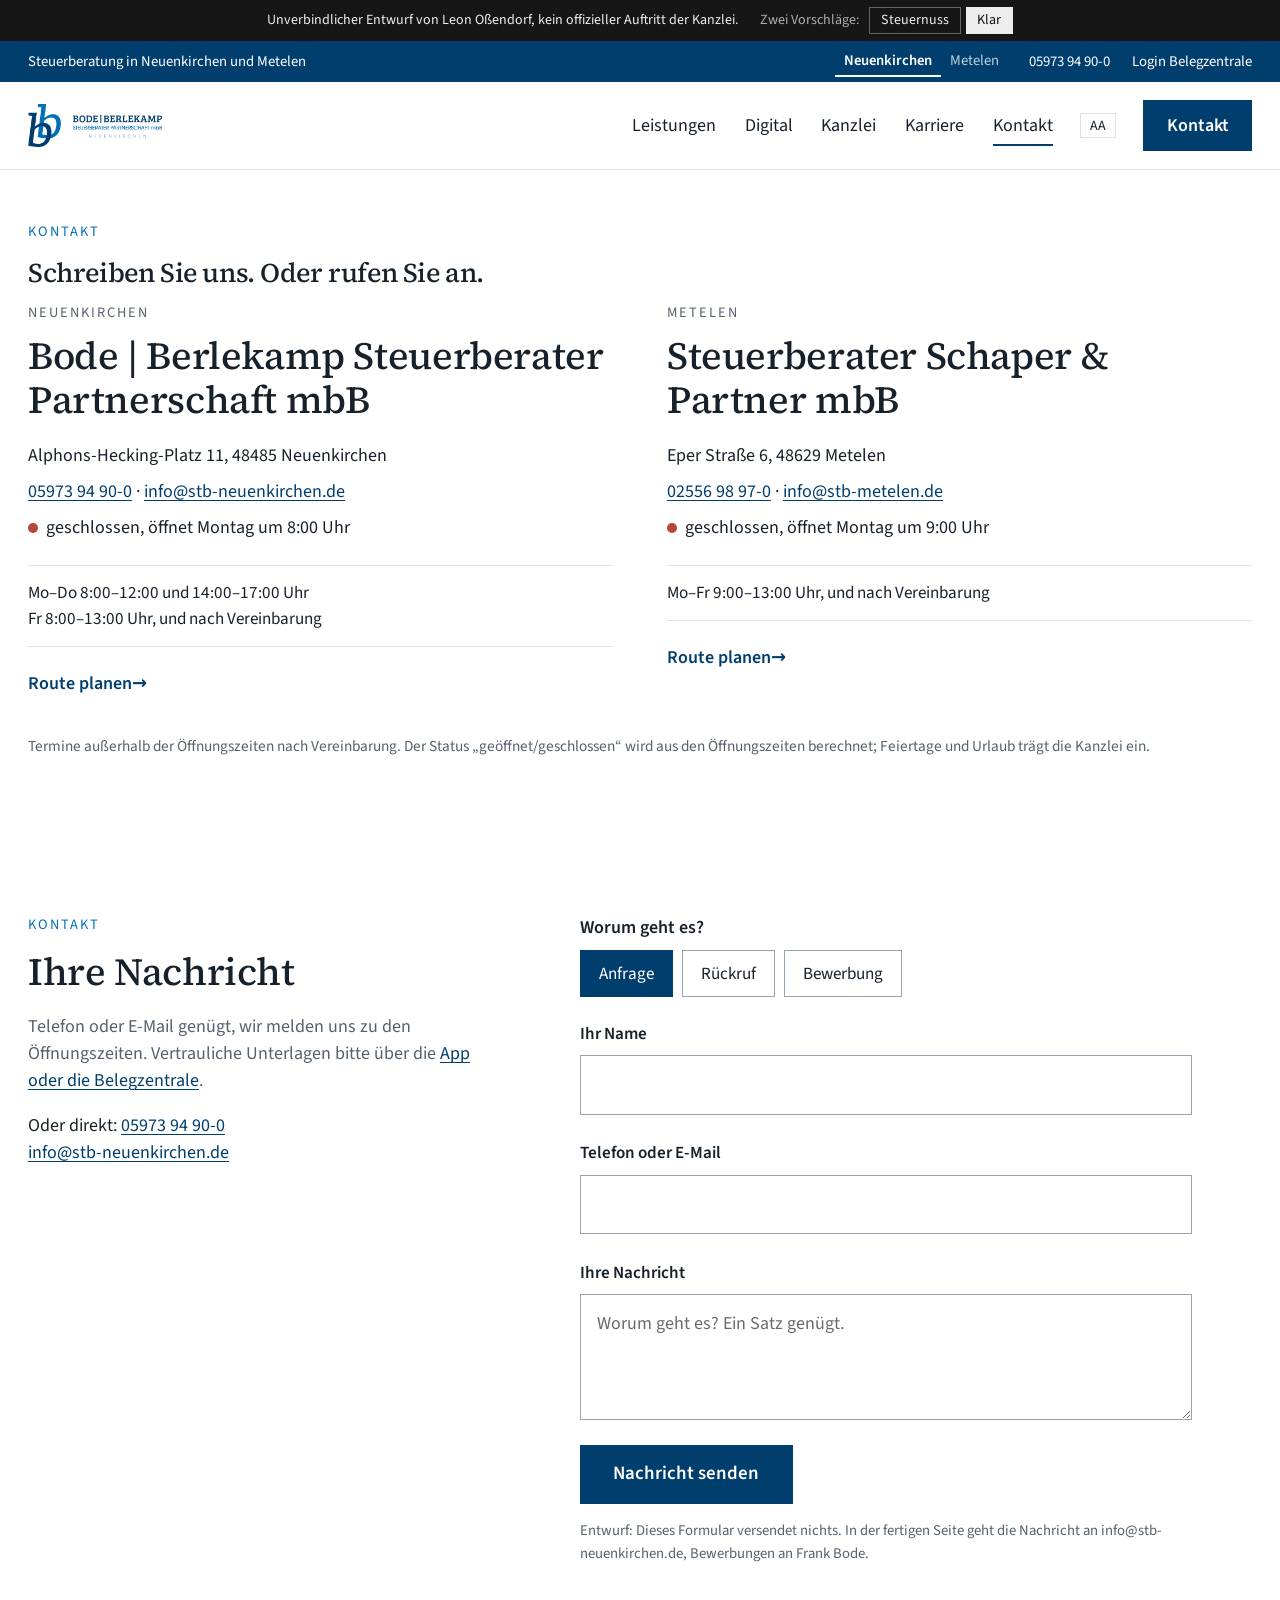
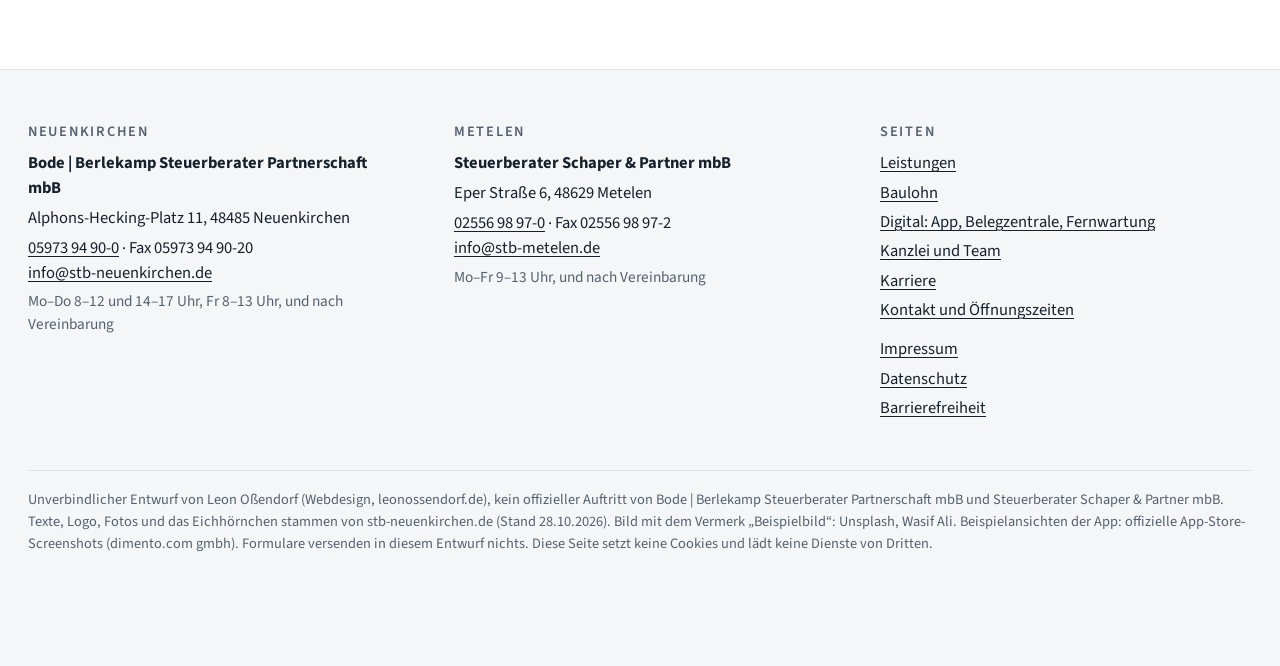
<file: kontakt.html>
<!doctype html>
<html lang="de-DE" class="ohne-js" data-design="klar" data-standort="neuenkirchen">
<head>
<meta charset="utf-8">
<meta name="viewport" content="width=device-width, initial-scale=1">
<title>Kontakt und Öffnungszeiten · Bode | Berlekamp Steuerberater (Entwurf)</title>
<meta name="description" content="Unverbindlicher Website-Entwurf für Bode | Berlekamp Steuerberater Partnerschaft mbB (Neuenkirchen) und Steuerberater Schaper & Partner mbB (Metelen).">
<meta name="robots" content="noindex,nofollow">
<link rel="icon" href="img/favicon.png" type="image/png">
<link rel="stylesheet" href="css/base.css">
<link rel="stylesheet" href="css/klar.css">
<link rel="stylesheet" href="css/nuss.css">
<script src="js/design.js"></script>
</head>
<body>
<a class="skip" href="#inhalt">Zum Inhalt springen</a>
<div class="entwurf" role="region" aria-label="Hinweis zum Entwurf">
  <span>Unverbindlicher Entwurf von Leon Oßendorf, kein offizieller Auftritt der Kanzlei.</span>
  <span class="schalter" role="group" aria-label="Design wählen"><span>Zwei Vorschläge:</span>
    <button type="button" data-design-wahl="nuss" aria-pressed="false">Steuernuss</button>
    <button type="button" data-design-wahl="klar" aria-pressed="true">Klar</button></span>
</div>
<header class="kopf">
  <div class="kopf-oben"><div class="wrap">
    <span class="claim">Steuerberatung in Neuenkirchen und Metelen</span>
    <div class="rechts">
      <div class="standort-wahl" role="group" aria-label="Standort wählen">
        <button type="button" data-standort-wahl="neuenkirchen" aria-pressed="true">Neuenkirchen</button>
        <button type="button" data-standort-wahl="metelen" aria-pressed="false">Metelen</button>
      </div>
      <a href="tel:+4959739490" data-tel>05973 94 90-0</a>
      <a class="login" href="digital.html#login">Login Belegzentrale</a>
    </div>
  </div></div>
  <div class="kopf-haupt"><div class="wrap">
    <a class="logo" href="index.html" aria-label="Zur Startseite">
      <img class="marke" src="img/logo-marke.png" alt="" width="120" height="158">
      <img class="wort" src="img/wortmarke-neuenkirchen.png" alt="Bode | Berlekamp Steuerberater Partnerschaft mbB, Neuenkirchen" data-wortmarke width="330" height="90">
    </a>
    <nav class="nav" id="hauptmenu" aria-label="Hauptmenü"><ul><li><a href="leistungen.html">Leistungen</a></li><li><a href="digital.html">Digital</a></li><li><a href="kanzlei.html">Kanzlei</a></li><li><a href="karriere.html">Karriere</a></li><li><a href="kontakt.html" aria-current="page">Kontakt</a></li></ul></nav>
    <button type="button" class="schrift" aria-pressed="false" title="Schrift größer">A<span class="nur-vorleser"> Schrift größer</span>A</button>
    <a class="btn btn-haupt" href="kontakt.html">Kontakt</a>
    <button type="button" class="menu-knopf" aria-expanded="false" aria-controls="hauptmenu">Menü</button>
  </div></div>
</header>
<main id="inhalt" tabindex="-1">

<section class="abschnitt-eng"><div class="wrap"><span class="nummer">Kontakt</span><h1>Schreiben Sie uns. Oder rufen Sie an.</h1>
  <div class="standorte">
  <div class="standort"><span class="ort">Neuenkirchen</span><h2>Bode | Berlekamp Steuerberater Partnerschaft mbB</h2><address><p>Alphons-Hecking-Platz 11, 48485 Neuenkirchen</p><p><a href="tel:+4959739490">05973 94 90-0</a> · <a href="mailto:info@stb-neuenkirchen.de">info@stb-neuenkirchen.de</a></p></address><p class="status" data-status="neuenkirchen"><span class="status-text">…</span></p><p class="zeiten">Mo–Do 8:00–12:00 und 14:00–17:00 Uhr<br>Fr 8:00–13:00 Uhr, und nach Vereinbarung</p><a class="link-pfeil" href="https://www.google.com/maps/dir/?api=1&destination=Alphons-Hecking-Platz+11,+48485+Neuenkirchen" rel="noopener">Route planen</a></div>
  <div class="standort"><span class="ort">Metelen</span><h2>Steuerberater Schaper &amp; Partner mbB</h2><address><p>Eper Straße 6, 48629 Metelen</p><p><a href="tel:+4925569897">02556 98 97-0</a> · <a href="mailto:info@stb-metelen.de">info@stb-metelen.de</a></p></address><p class="status" data-status="metelen"><span class="status-text">…</span></p><p class="zeiten">Mo–Fr 9:00–13:00 Uhr, und nach Vereinbarung</p><a class="link-pfeil" href="https://www.google.com/maps/dir/?api=1&destination=Eper+Stra%C3%9Fe+6,+48629+Metelen" rel="noopener">Route planen</a></div>
</div>
  <p class="klein leise" style="margin-top:1.5rem">Termine außerhalb der Öffnungszeiten nach Vereinbarung. Der Status „geöffnet/geschlossen“ wird aus den Öffnungszeiten berechnet; Feiertage und Urlaub trägt die Kanzlei ein.</p>
</div></section>
<section class="abschnitt ein" id="kontakt" aria-labelledby="kontakt-h"><div class="wrap kompakt">
  <div><span class="nummer">Kontakt</span><h2 id="kontakt-h">Ihre Nachricht</h2><p class="leise">Telefon oder E-Mail genügt, wir melden uns zu den Öffnungszeiten. Vertrauliche Unterlagen bitte über die <a href="digital.html">App oder die Belegzentrale</a>.</p><p>Oder direkt: <a href="tel:+4959739490" data-tel>05973 94 90-0</a><br><a href="mailto:info@stb-neuenkirchen.de" data-mail>info@stb-neuenkirchen.de</a></p></div>
  <form class="formular f3" data-demo novalidate>
    <fieldset><legend>Worum geht es?</legend>
      <div class="wahl"><label><input type="radio" name="thema" value="anfrage" checked> Anfrage</label><label><input type="radio" name="thema" value="rueckruf"> Rückruf</label><label><input type="radio" name="thema" value="bewerbung"> Bewerbung</label></div>
    </fieldset>
    <fieldset data-zeig="bewerbung"><legend>Ich bewerbe mich als …</legend>
      <div class="wahl"><label><input type="radio" name="stelle" value="stfa"> Steuerfachangestellte/r</label><label><input type="radio" name="stelle" value="bibu"> Bilanzbuchhalter/in</label><label><input type="radio" name="stelle" value="azubi"> Auszubildende/r</label><label><input type="radio" name="stelle" value="initiativ"> Initiativ</label></div>
    </fieldset>
    <fieldset data-zeig="rueckruf"><legend>Wann passt der Rückruf?</legend>
      <div class="wahl"><label><input type="radio" name="zeit" value="vormittags"> Vormittags</label><label><input type="radio" name="zeit" value="nachmittags"> Nachmittags</label><label><input type="radio" name="zeit" value="egal"> Egal</label></div>
    </fieldset>
    <div class="feldzeile"><label for="f-name">Ihr Name</label><input id="f-name" name="name" type="text" autocomplete="name"></div>
    <div class="feldzeile"><label for="f-kontakt">Telefon oder E-Mail</label><input id="f-kontakt" name="kontakt" type="text" autocomplete="on" inputmode="email" required></div>
    <div class="feldzeile"><label for="f-text">Ihre Nachricht</label><textarea id="f-text" name="nachricht" placeholder="Worum geht es? Ein Satz genügt."></textarea></div>
    <div class="feldzeile" data-zeig="bewerbung"><label for="f-cv">Lebenslauf (Angabe optional)</label><input id="f-cv" name="lebenslauf" type="file" accept=".pdf,.jpg,.png"></div>
    <p class="fehler" role="alert" hidden></p>
    <button class="btn" type="submit">Nachricht senden</button>
    <p class="demo-hinweis">Entwurf: Dieses Formular versendet nichts. In der fertigen Seite geht die Nachricht an info@stb-neuenkirchen.de, Bewerbungen an Frank Bode.</p>
  </form>
</div></section>

</main>
<footer class="fuss"><div class="wrap">
  <div class="spalten">
    <div><h2>Neuenkirchen</h2><address><p><strong>Bode | Berlekamp Steuerberater Partnerschaft mbB</strong></p><p>Alphons-Hecking-Platz 11, 48485 Neuenkirchen</p><p><a href="tel:+4959739490">05973 94 90-0</a> · Fax 05973 94 90-20<br><a href="mailto:info@stb-neuenkirchen.de">info@stb-neuenkirchen.de</a></p></address><p class="klein leise">Mo–Do 8–12 und 14–17 Uhr, Fr 8–13 Uhr, und nach Vereinbarung</p></div>
    <div><h2>Metelen</h2><address><p><strong>Steuerberater Schaper &amp; Partner mbB</strong></p><p>Eper Straße 6, 48629 Metelen</p><p><a href="tel:+4925569897">02556 98 97-0</a> · Fax 02556 98 97-2<br><a href="mailto:info@stb-metelen.de">info@stb-metelen.de</a></p></address><p class="klein leise">Mo–Fr 9–13 Uhr, und nach Vereinbarung</p></div>
    <div><h2>Seiten</h2><ul><li><a href="leistungen.html">Leistungen</a></li><li><a href="leistungen.html#baulohn">Baulohn</a></li><li><a href="digital.html">Digital: App, Belegzentrale, Fernwartung</a></li><li><a href="kanzlei.html">Kanzlei und Team</a></li><li><a href="karriere.html">Karriere</a></li><li><a href="kontakt.html">Kontakt und Öffnungszeiten</a></li></ul><ul style="margin-top:.8rem"><li><a href="impressum.html">Impressum</a></li><li><a href="datenschutz.html">Datenschutz</a></li><li><a href="barrierefreiheit.html">Barrierefreiheit</a></li></ul></div>
  </div>
  <div class="entwurf-hinweis"><p>Unverbindlicher Entwurf von Leon Oßendorf (Webdesign, leonossendorf.de), kein offizieller Auftritt von Bode | Berlekamp Steuerberater Partnerschaft mbB und Steuerberater Schaper &amp; Partner mbB. Texte, Logo, Fotos und das Eichhörnchen stammen von stb-neuenkirchen.de (Stand 28.10.2026). Bild mit dem Vermerk „Beispielbild“: Unsplash, Wasif Ali. Beispielansichten der App: offizielle App-Store-Screenshots (dimento.com gmbh). Formulare versenden in diesem Entwurf nichts. Diese Seite setzt keine Cookies und lädt keine Dienste von Dritten.</p></div>
</div></footer>
<nav class="daumen" aria-label="Schnellkontakt"><a class="btn" href="tel:+4959739490" data-tel>05973 94 90-0</a><a class="btn btn-zweit" href="kontakt.html">Nachricht</a></nav>
<script src="js/main.js"></script>
</body>
</html>
</file>
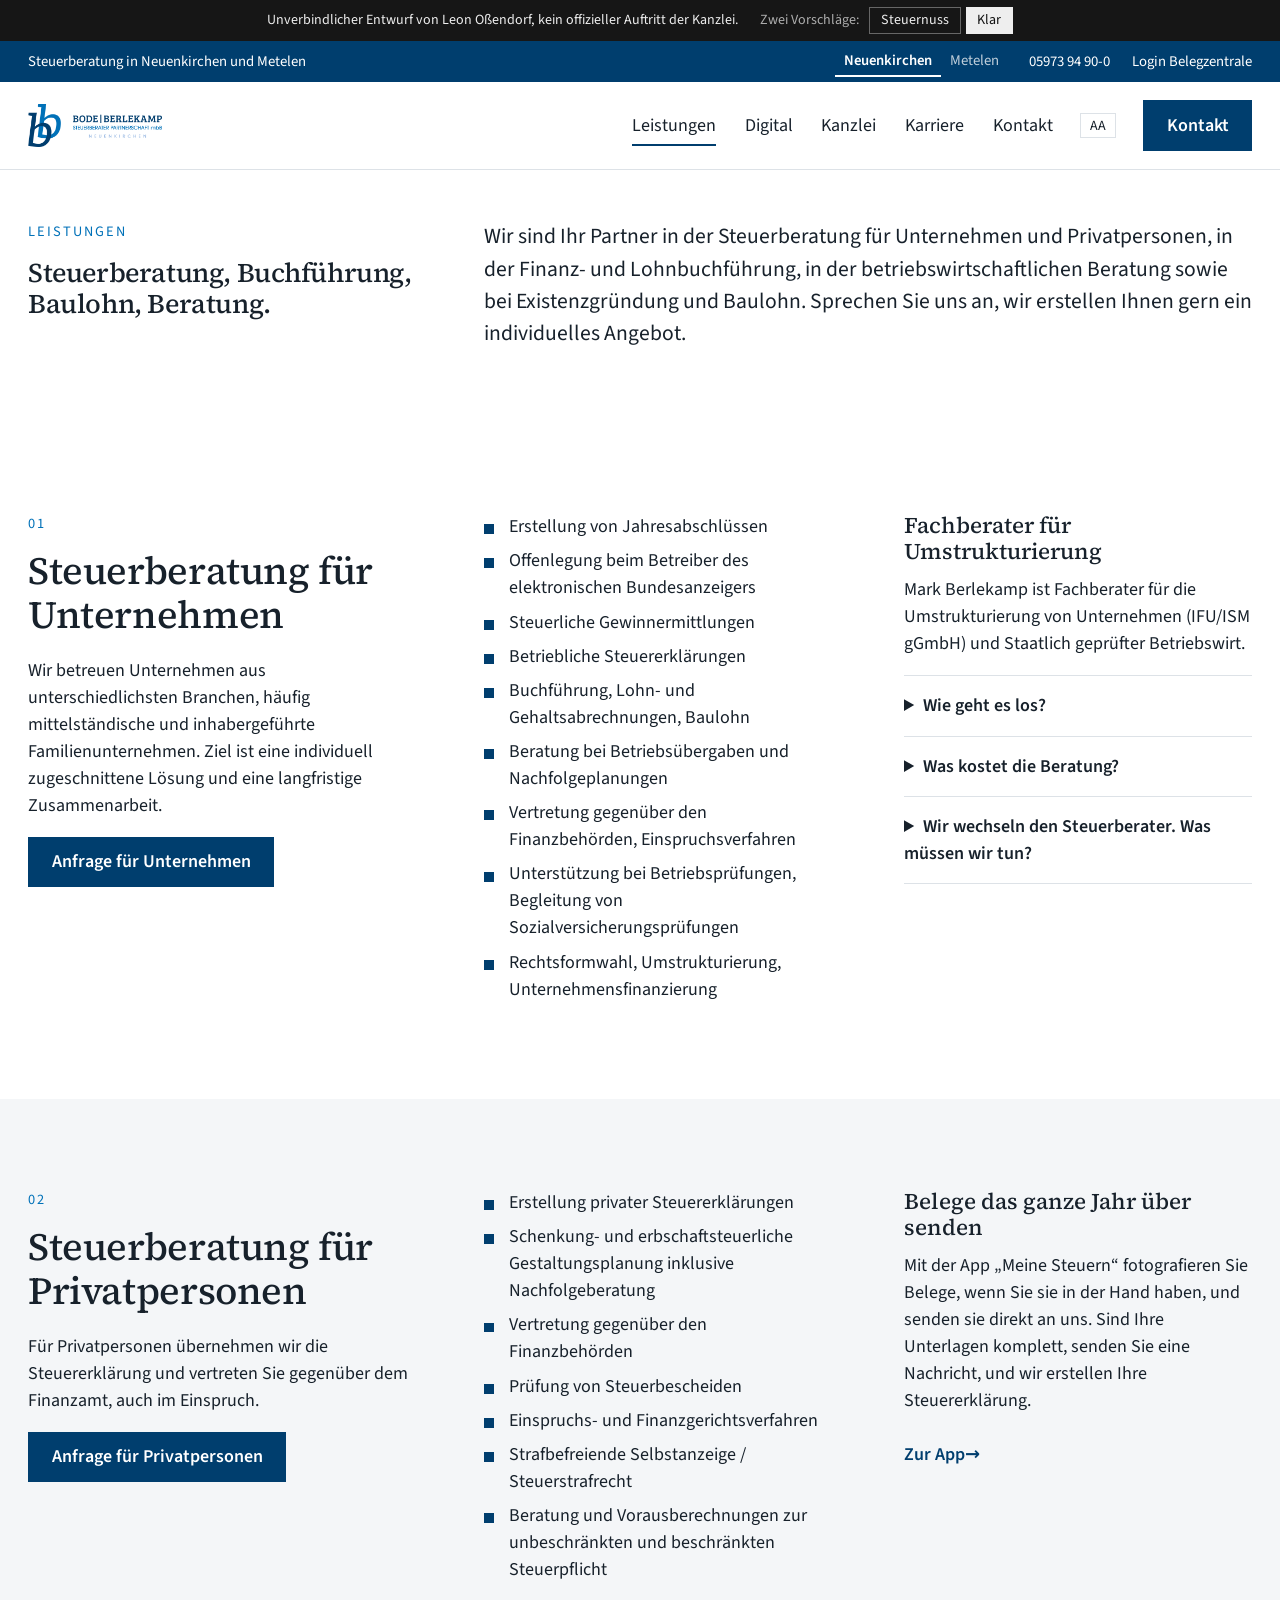
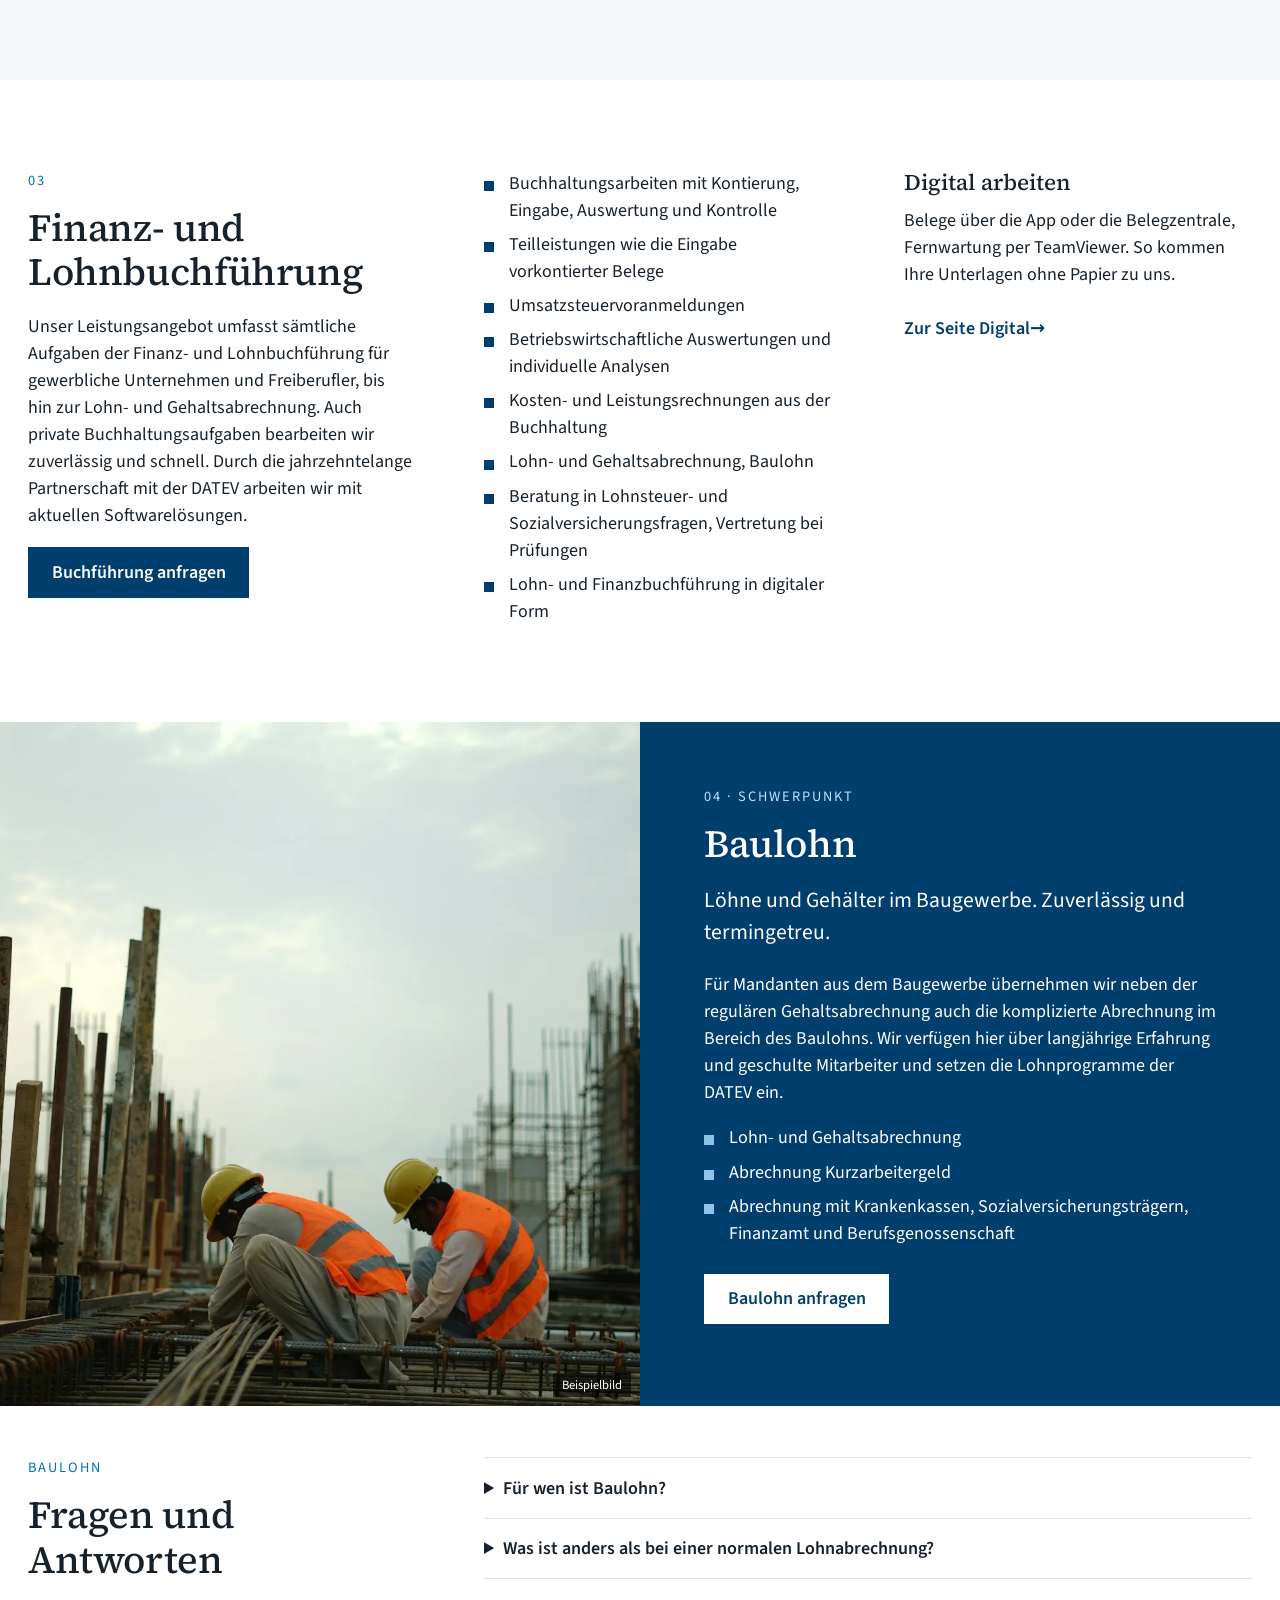
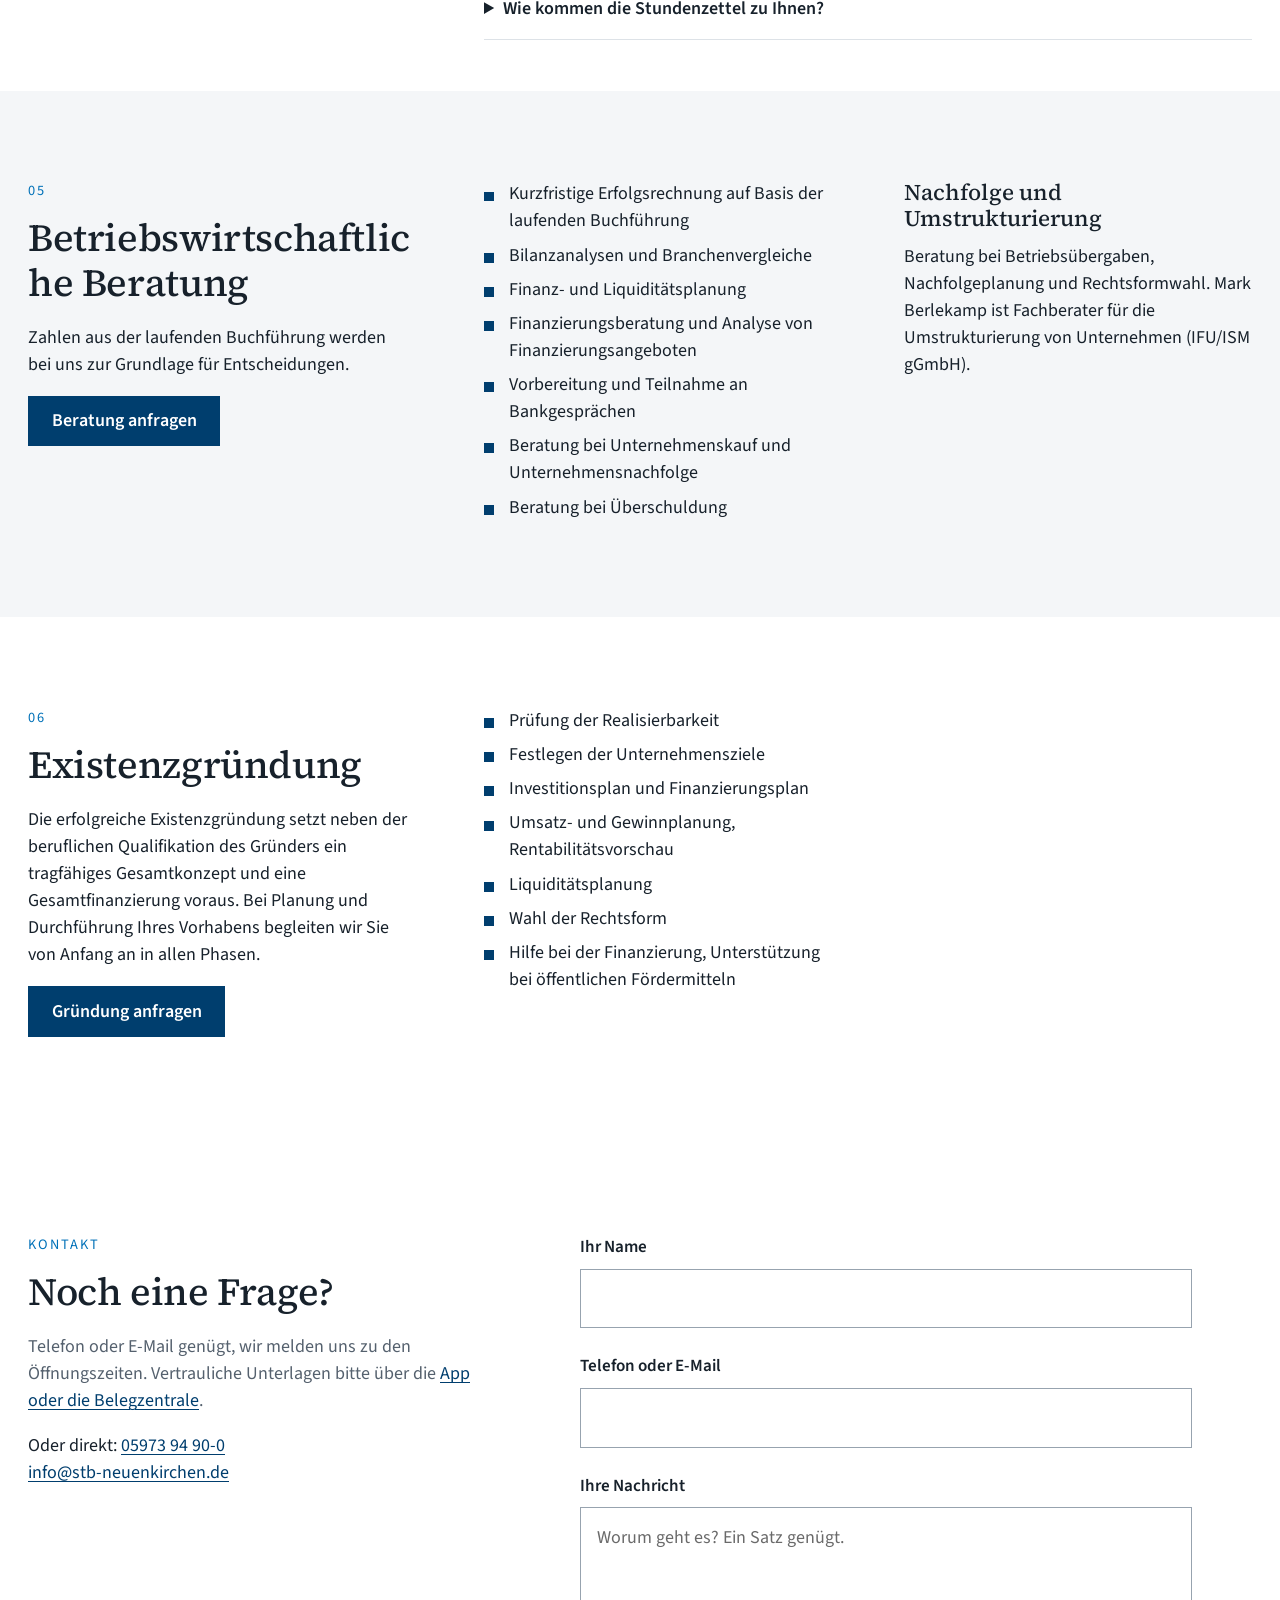
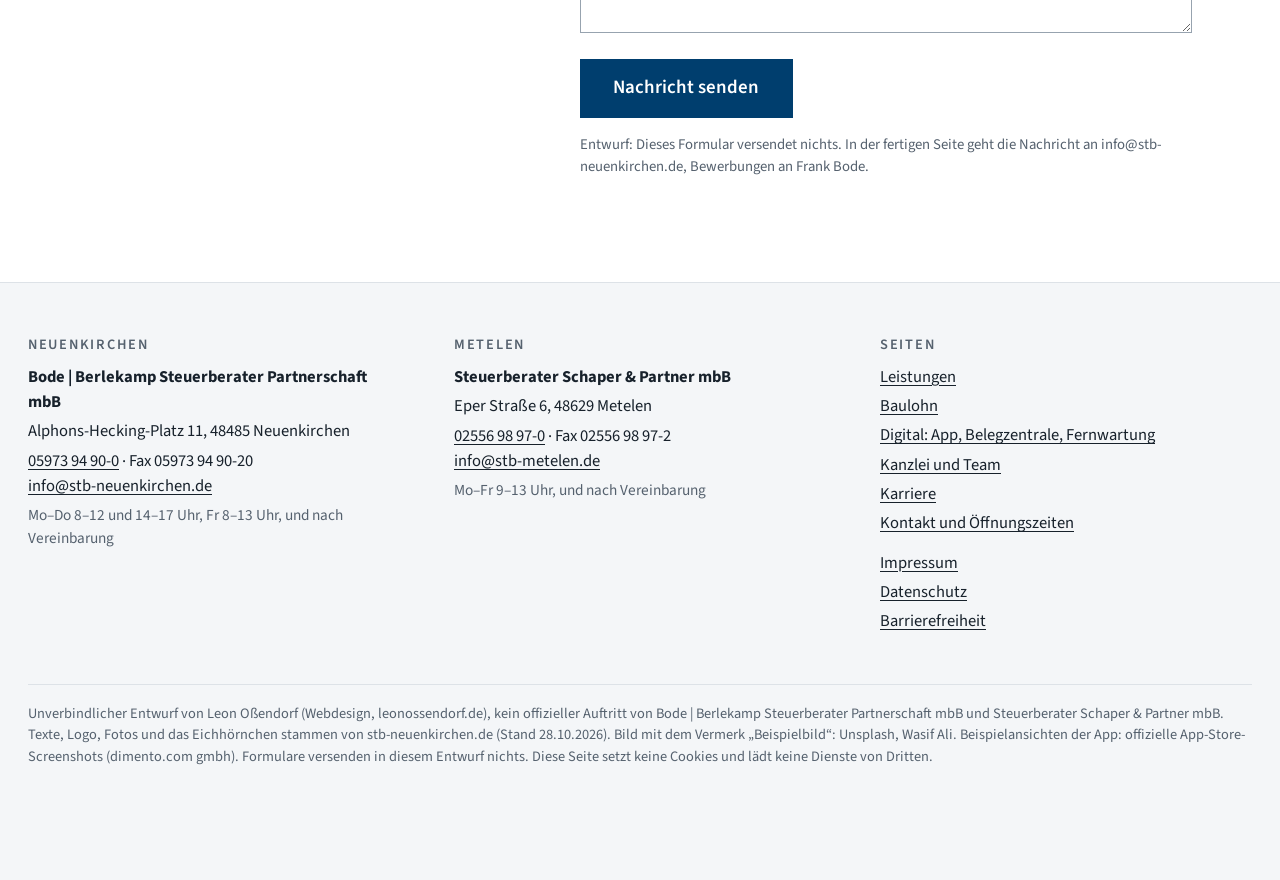
<file: leistungen.html>
<!doctype html>
<html lang="de-DE" class="ohne-js" data-design="klar" data-standort="neuenkirchen">
<head>
<meta charset="utf-8">
<meta name="viewport" content="width=device-width, initial-scale=1">
<title>Leistungen · Bode | Berlekamp Steuerberater (Entwurf)</title>
<meta name="description" content="Unverbindlicher Website-Entwurf für Bode | Berlekamp Steuerberater Partnerschaft mbB (Neuenkirchen) und Steuerberater Schaper & Partner mbB (Metelen).">
<meta name="robots" content="noindex,nofollow">
<link rel="icon" href="img/favicon.png" type="image/png">
<link rel="stylesheet" href="css/base.css">
<link rel="stylesheet" href="css/klar.css">
<link rel="stylesheet" href="css/nuss.css">
<script src="js/design.js"></script>
</head>
<body>
<a class="skip" href="#inhalt">Zum Inhalt springen</a>
<div class="entwurf" role="region" aria-label="Hinweis zum Entwurf">
  <span>Unverbindlicher Entwurf von Leon Oßendorf, kein offizieller Auftritt der Kanzlei.</span>
  <span class="schalter" role="group" aria-label="Design wählen"><span>Zwei Vorschläge:</span>
    <button type="button" data-design-wahl="nuss" aria-pressed="false">Steuernuss</button>
    <button type="button" data-design-wahl="klar" aria-pressed="true">Klar</button></span>
</div>
<header class="kopf">
  <div class="kopf-oben"><div class="wrap">
    <span class="claim">Steuerberatung in Neuenkirchen und Metelen</span>
    <div class="rechts">
      <div class="standort-wahl" role="group" aria-label="Standort wählen">
        <button type="button" data-standort-wahl="neuenkirchen" aria-pressed="true">Neuenkirchen</button>
        <button type="button" data-standort-wahl="metelen" aria-pressed="false">Metelen</button>
      </div>
      <a href="tel:+4959739490" data-tel>05973 94 90-0</a>
      <a class="login" href="digital.html#login">Login Belegzentrale</a>
    </div>
  </div></div>
  <div class="kopf-haupt"><div class="wrap">
    <a class="logo" href="index.html" aria-label="Zur Startseite">
      <img class="marke" src="img/logo-marke.png" alt="" width="120" height="158">
      <img class="wort" src="img/wortmarke-neuenkirchen.png" alt="Bode | Berlekamp Steuerberater Partnerschaft mbB, Neuenkirchen" data-wortmarke width="330" height="90">
    </a>
    <nav class="nav" id="hauptmenu" aria-label="Hauptmenü"><ul><li><a href="leistungen.html" aria-current="page">Leistungen</a></li><li><a href="digital.html">Digital</a></li><li><a href="kanzlei.html">Kanzlei</a></li><li><a href="karriere.html">Karriere</a></li><li><a href="kontakt.html">Kontakt</a></li></ul></nav>
    <button type="button" class="schrift" aria-pressed="false" title="Schrift größer">A<span class="nur-vorleser"> Schrift größer</span>A</button>
    <a class="btn btn-haupt" href="kontakt.html">Kontakt</a>
    <button type="button" class="menu-knopf" aria-expanded="false" aria-controls="hauptmenu">Menü</button>
  </div></div>
</header>
<main id="inhalt" tabindex="-1">

<section class="abschnitt-eng"><div class="wrap spalten-text"><div><span class="nummer">Leistungen</span><h1>Steuerberatung, Buchführung, Baulohn, Beratung.</h1></div><p class="gross">Wir sind Ihr Partner in der Steuerberatung für Unternehmen und Privatpersonen, in der Finanz- und Lohnbuchführung, in der betriebswirtschaftlichen Beratung sowie bei Existenzgründung und Baulohn. Sprechen Sie uns an, wir erstellen Ihnen gern ein individuelles Angebot.</p></div></section>
<section class="abschnitt ein" id="unternehmen" aria-labelledby="unternehmen-h"><div class="wrap spalten-text">
  <div><span class="nummer">01</span><h2 id="unternehmen-h">Steuerberatung für Unternehmen</h2><p>Wir betreuen Unternehmen aus unterschiedlichsten Branchen, häufig mittelständische und inhabergeführte Familienunternehmen. Ziel ist eine individuell zugeschnittene Lösung und eine langfristige Zusammenarbeit.</p><p><a class="btn" href="kontakt.html?thema=mandant">Anfrage für Unternehmen</a></p></div>
  <div class="spalten-2"><div><ul class="haken"><li>Erstellung von Jahresabschlüssen</li><li>Offenlegung beim Betreiber des elektronischen Bundesanzeigers</li><li>Steuerliche Gewinnermittlungen</li><li>Betriebliche Steuererklärungen</li><li>Buchführung, Lohn- und Gehaltsabrechnungen, Baulohn</li><li>Beratung bei Betriebsübergaben und Nachfolgeplanungen</li><li>Vertretung gegenüber den Finanzbehörden, Einspruchsverfahren</li><li>Unterstützung bei Betriebsprüfungen, Begleitung von Sozialversicherungsprüfungen</li><li>Rechtsformwahl, Umstrukturierung, Unternehmensfinanzierung</li></ul></div><div><h3>Fachberater für Umstrukturierung</h3><p>Mark Berlekamp ist Fachberater für die Umstrukturierung von Unternehmen (IFU/ISM gGmbH) und Staatlich geprüfter Betriebswirt.</p><div class="faq"><details><summary>Wie geht es los?</summary><p>Sie melden sich per Telefon, E-Mail oder über das Formular. Im ersten Gespräch klären wir, welche Unterlagen wir brauchen und wer Ihr fester Ansprechpartner wird.</p></details><details><summary>Was kostet die Beratung?</summary><p>Steuerberater rechnen nach der Steuerberatervergütungsverordnung (StBVV) ab. Für laufende Leistungen wie Buchführung und Lohn ist eine individuelle Vereinbarung möglich. Sie erhalten vorab ein Angebot.</p></details><details><summary>Wir wechseln den Steuerberater. Was müssen wir tun?</summary><p>Sie informieren Ihren bisherigen Berater, wir stimmen die Übergabe der Daten mit ihm ab, üblich über DATEV. Die Einzelheiten klären wir im ersten Gespräch.</p></details></div></div></div>
</div></section>
<section class="abschnitt ein abschnitt-flaeche" id="privat" aria-labelledby="privat-h"><div class="wrap spalten-text">
  <div><span class="nummer">02</span><h2 id="privat-h">Steuerberatung für Privatpersonen</h2><p>Für Privatpersonen übernehmen wir die Steuererklärung und vertreten Sie gegenüber dem Finanzamt, auch im Einspruch.</p><p><a class="btn" href="kontakt.html?thema=mandant">Anfrage für Privatpersonen</a></p></div>
  <div class="spalten-2"><div><ul class="haken"><li>Erstellung privater Steuererklärungen</li><li>Schenkung- und erbschaftsteuerliche Gestaltungsplanung inklusive Nachfolgeberatung</li><li>Vertretung gegenüber den Finanzbehörden</li><li>Prüfung von Steuerbescheiden</li><li>Einspruchs- und Finanzgerichtsverfahren</li><li>Strafbefreiende Selbstanzeige / Steuerstrafrecht</li><li>Beratung und Vorausberechnungen zur unbeschränkten und beschränkten Steuerpflicht</li></ul></div><div><h3>Belege das ganze Jahr über senden</h3><p>Mit der App „Meine Steuern“ fotografieren Sie Belege, wenn Sie sie in der Hand haben, und senden sie direkt an uns. Sind Ihre Unterlagen komplett, senden Sie eine Nachricht, und wir erstellen Ihre Steuererklärung.</p><a class="link-pfeil" href="digital.html#app">Zur App</a></div></div>
</div></section>
<section class="abschnitt ein" id="buchfuehrung" aria-labelledby="buchfuehrung-h"><div class="wrap spalten-text">
  <div><span class="nummer">03</span><h2 id="buchfuehrung-h">Finanz- und Lohnbuchführung</h2><p>Unser Leistungsangebot umfasst sämtliche Aufgaben der Finanz- und Lohnbuchführung für gewerbliche Unternehmen und Freiberufler, bis hin zur Lohn- und Gehaltsabrechnung. Auch private Buchhaltungsaufgaben bearbeiten wir zuverlässig und schnell. Durch die jahrzehntelange Partnerschaft mit der DATEV arbeiten wir mit aktuellen Softwarelösungen.</p><p><a class="btn" href="kontakt.html?thema=mandant">Buchführung anfragen</a></p></div>
  <div class="spalten-2"><div><ul class="haken"><li>Buchhaltungsarbeiten mit Kontierung, Eingabe, Auswertung und Kontrolle</li><li>Teilleistungen wie die Eingabe vorkontierter Belege</li><li>Umsatzsteuervoranmeldungen</li><li>Betriebswirtschaftliche Auswertungen und individuelle Analysen</li><li>Kosten- und Leistungsrechnungen aus der Buchhaltung</li><li>Lohn- und Gehaltsabrechnung, Baulohn</li><li>Beratung in Lohnsteuer- und Sozialversicherungsfragen, Vertretung bei Prüfungen</li><li>Lohn- und Finanzbuchführung in digitaler Form</li></ul></div><div><h3>Digital arbeiten</h3><p>Belege über die App oder die Belegzentrale, Fernwartung per TeamViewer. So kommen Ihre Unterlagen ohne Papier zu uns.</p><a class="link-pfeil" href="digital.html">Zur Seite Digital</a></div></div>
</div></section>
<section class="band" id="baulohn" aria-labelledby="baulohn-h">
  <div class="bild beispiel"><picture><source srcset="img/beispiel-baustelle.webp" type="image/webp"><img src="img/beispiel-baustelle.jpg" alt="Beispielbild: Bauarbeiter mit Helmen und Warnwesten auf einer Baustelle" width="1600" height="1067" loading="lazy"></picture></div>
  <div class="text"><span class="nummer">04 · Schwerpunkt</span><h2 id="baulohn-h">Baulohn</h2><p class="gross">Löhne und Gehälter im Baugewerbe. Zuverlässig und termingetreu.</p>
    <p>Für Mandanten aus dem Baugewerbe übernehmen wir neben der regulären Gehaltsabrechnung auch die komplizierte Abrechnung im Bereich des Baulohns. Wir verfügen hier über langjährige Erfahrung und geschulte Mitarbeiter und setzen die Lohnprogramme der DATEV ein.</p>
    <ul class="haken"><li>Lohn- und Gehaltsabrechnung</li><li>Abrechnung Kurzarbeitergeld</li><li>Abrechnung mit Krankenkassen, Sozialversicherungsträgern, Finanzamt und Berufsgenossenschaft</li></ul>
    <p style="margin-top:1.5rem"><a class="btn" href="kontakt.html?thema=baulohn">Baulohn anfragen</a></p></div>
</section>
<section class="abschnitt-eng"><div class="wrap spalten-text"><div><span class="nummer">Baulohn</span><h2>Fragen und Antworten</h2></div><div class="faq"><details><summary>Für wen ist Baulohn?</summary><p>Für Betriebe, die unter die Tarifverträge des Baugewerbes fallen, zum Beispiel Hoch- und Tiefbau, Dachdecker, Maler oder Gerüstbau. Ob Ihr Betrieb dazugehört, klären wir im ersten Gespräch.</p></details><details><summary>Was ist anders als bei einer normalen Lohnabrechnung?</summary><p>Im Baugewerbe kommen die Urlaubskasse (SOKA-BAU), das Saison-Kurzarbeitergeld und tarifliche Besonderheiten hinzu. Darauf sind unsere Mitarbeiter geschult.</p></details><details><summary>Wie kommen die Stundenzettel zu Ihnen?</summary><p>Per App, über die Belegzentrale oder auf dem Weg, der in Ihrem Betrieb schon funktioniert. Das stimmen wir am Anfang einmal ab.</p></details></div></div></section>
<section class="abschnitt ein abschnitt-flaeche" id="beratung" aria-labelledby="beratung-h"><div class="wrap spalten-text">
  <div><span class="nummer">05</span><h2 id="beratung-h">Betriebswirtschaftliche Beratung</h2><p>Zahlen aus der laufenden Buchführung werden bei uns zur Grundlage für Entscheidungen.</p><p><a class="btn" href="kontakt.html?thema=mandant">Beratung anfragen</a></p></div>
  <div class="spalten-2"><div><ul class="haken"><li>Kurzfristige Erfolgsrechnung auf Basis der laufenden Buchführung</li><li>Bilanzanalysen und Branchenvergleiche</li><li>Finanz- und Liquiditätsplanung</li><li>Finanzierungsberatung und Analyse von Finanzierungsangeboten</li><li>Vorbereitung und Teilnahme an Bankgesprächen</li><li>Beratung bei Unternehmenskauf und Unternehmensnachfolge</li><li>Beratung bei Überschuldung</li></ul></div><div><h3>Nachfolge und Umstrukturierung</h3><p>Beratung bei Betriebsübergaben, Nachfolgeplanung und Rechtsformwahl. Mark Berlekamp ist Fachberater für die Umstrukturierung von Unternehmen (IFU/ISM gGmbH).</p></div></div>
</div></section>
<section class="abschnitt ein" id="gruendung" aria-labelledby="gruendung-h"><div class="wrap spalten-text">
  <div><span class="nummer">06</span><h2 id="gruendung-h">Existenzgründung</h2><p>Die erfolgreiche Existenzgründung setzt neben der beruflichen Qualifikation des Gründers ein tragfähiges Gesamtkonzept und eine Gesamtfinanzierung voraus. Bei Planung und Durchführung Ihres Vorhabens begleiten wir Sie von Anfang an in allen Phasen.</p><p><a class="btn" href="kontakt.html?thema=mandant">Gründung anfragen</a></p></div>
  <div class="spalten-2"><div><ul class="haken"><li>Prüfung der Realisierbarkeit</li><li>Festlegen der Unternehmensziele</li><li>Investitionsplan und Finanzierungsplan</li><li>Umsatz- und Gewinnplanung, Rentabilitätsvorschau</li><li>Liquiditätsplanung</li><li>Wahl der Rechtsform</li><li>Hilfe bei der Finanzierung, Unterstützung bei öffentlichen Fördermitteln</li></ul></div><div></div></div>
</div></section>
<section class="abschnitt ein" id="kontakt" aria-labelledby="kontakt-h"><div class="wrap kompakt">
  <div><span class="nummer">Kontakt</span><h2 id="kontakt-h">Noch eine Frage?</h2><p class="leise">Telefon oder E-Mail genügt, wir melden uns zu den Öffnungszeiten. Vertrauliche Unterlagen bitte über die <a href="digital.html">App oder die Belegzentrale</a>.</p><p>Oder direkt: <a href="tel:+4959739490" data-tel>05973 94 90-0</a><br><a href="mailto:info@stb-neuenkirchen.de" data-mail>info@stb-neuenkirchen.de</a></p></div>
  <form class="formular f3" data-demo novalidate>
    <div class="feldzeile"><label for="f-name">Ihr Name</label><input id="f-name" name="name" type="text" autocomplete="name"></div>
    <div class="feldzeile"><label for="f-kontakt">Telefon oder E-Mail</label><input id="f-kontakt" name="kontakt" type="text" autocomplete="on" inputmode="email" required></div>
    <div class="feldzeile"><label for="f-text">Ihre Nachricht</label><textarea id="f-text" name="nachricht" placeholder="Worum geht es? Ein Satz genügt."></textarea></div>
    <p class="fehler" role="alert" hidden></p>
    <button class="btn" type="submit">Nachricht senden</button>
    <p class="demo-hinweis">Entwurf: Dieses Formular versendet nichts. In der fertigen Seite geht die Nachricht an info@stb-neuenkirchen.de, Bewerbungen an Frank Bode.</p>
  </form>
</div></section>

</main>
<footer class="fuss"><div class="wrap">
  <div class="spalten">
    <div><h2>Neuenkirchen</h2><address><p><strong>Bode | Berlekamp Steuerberater Partnerschaft mbB</strong></p><p>Alphons-Hecking-Platz 11, 48485 Neuenkirchen</p><p><a href="tel:+4959739490">05973 94 90-0</a> · Fax 05973 94 90-20<br><a href="mailto:info@stb-neuenkirchen.de">info@stb-neuenkirchen.de</a></p></address><p class="klein leise">Mo–Do 8–12 und 14–17 Uhr, Fr 8–13 Uhr, und nach Vereinbarung</p></div>
    <div><h2>Metelen</h2><address><p><strong>Steuerberater Schaper &amp; Partner mbB</strong></p><p>Eper Straße 6, 48629 Metelen</p><p><a href="tel:+4925569897">02556 98 97-0</a> · Fax 02556 98 97-2<br><a href="mailto:info@stb-metelen.de">info@stb-metelen.de</a></p></address><p class="klein leise">Mo–Fr 9–13 Uhr, und nach Vereinbarung</p></div>
    <div><h2>Seiten</h2><ul><li><a href="leistungen.html">Leistungen</a></li><li><a href="leistungen.html#baulohn">Baulohn</a></li><li><a href="digital.html">Digital: App, Belegzentrale, Fernwartung</a></li><li><a href="kanzlei.html">Kanzlei und Team</a></li><li><a href="karriere.html">Karriere</a></li><li><a href="kontakt.html">Kontakt und Öffnungszeiten</a></li></ul><ul style="margin-top:.8rem"><li><a href="impressum.html">Impressum</a></li><li><a href="datenschutz.html">Datenschutz</a></li><li><a href="barrierefreiheit.html">Barrierefreiheit</a></li></ul></div>
  </div>
  <div class="entwurf-hinweis"><p>Unverbindlicher Entwurf von Leon Oßendorf (Webdesign, leonossendorf.de), kein offizieller Auftritt von Bode | Berlekamp Steuerberater Partnerschaft mbB und Steuerberater Schaper &amp; Partner mbB. Texte, Logo, Fotos und das Eichhörnchen stammen von stb-neuenkirchen.de (Stand 28.10.2026). Bild mit dem Vermerk „Beispielbild“: Unsplash, Wasif Ali. Beispielansichten der App: offizielle App-Store-Screenshots (dimento.com gmbh). Formulare versenden in diesem Entwurf nichts. Diese Seite setzt keine Cookies und lädt keine Dienste von Dritten.</p></div>
</div></footer>
<nav class="daumen" aria-label="Schnellkontakt"><a class="btn" href="tel:+4959739490" data-tel>05973 94 90-0</a><a class="btn btn-zweit" href="kontakt.html">Nachricht</a></nav>
<script src="js/main.js"></script>
</body>
</html>
</file>
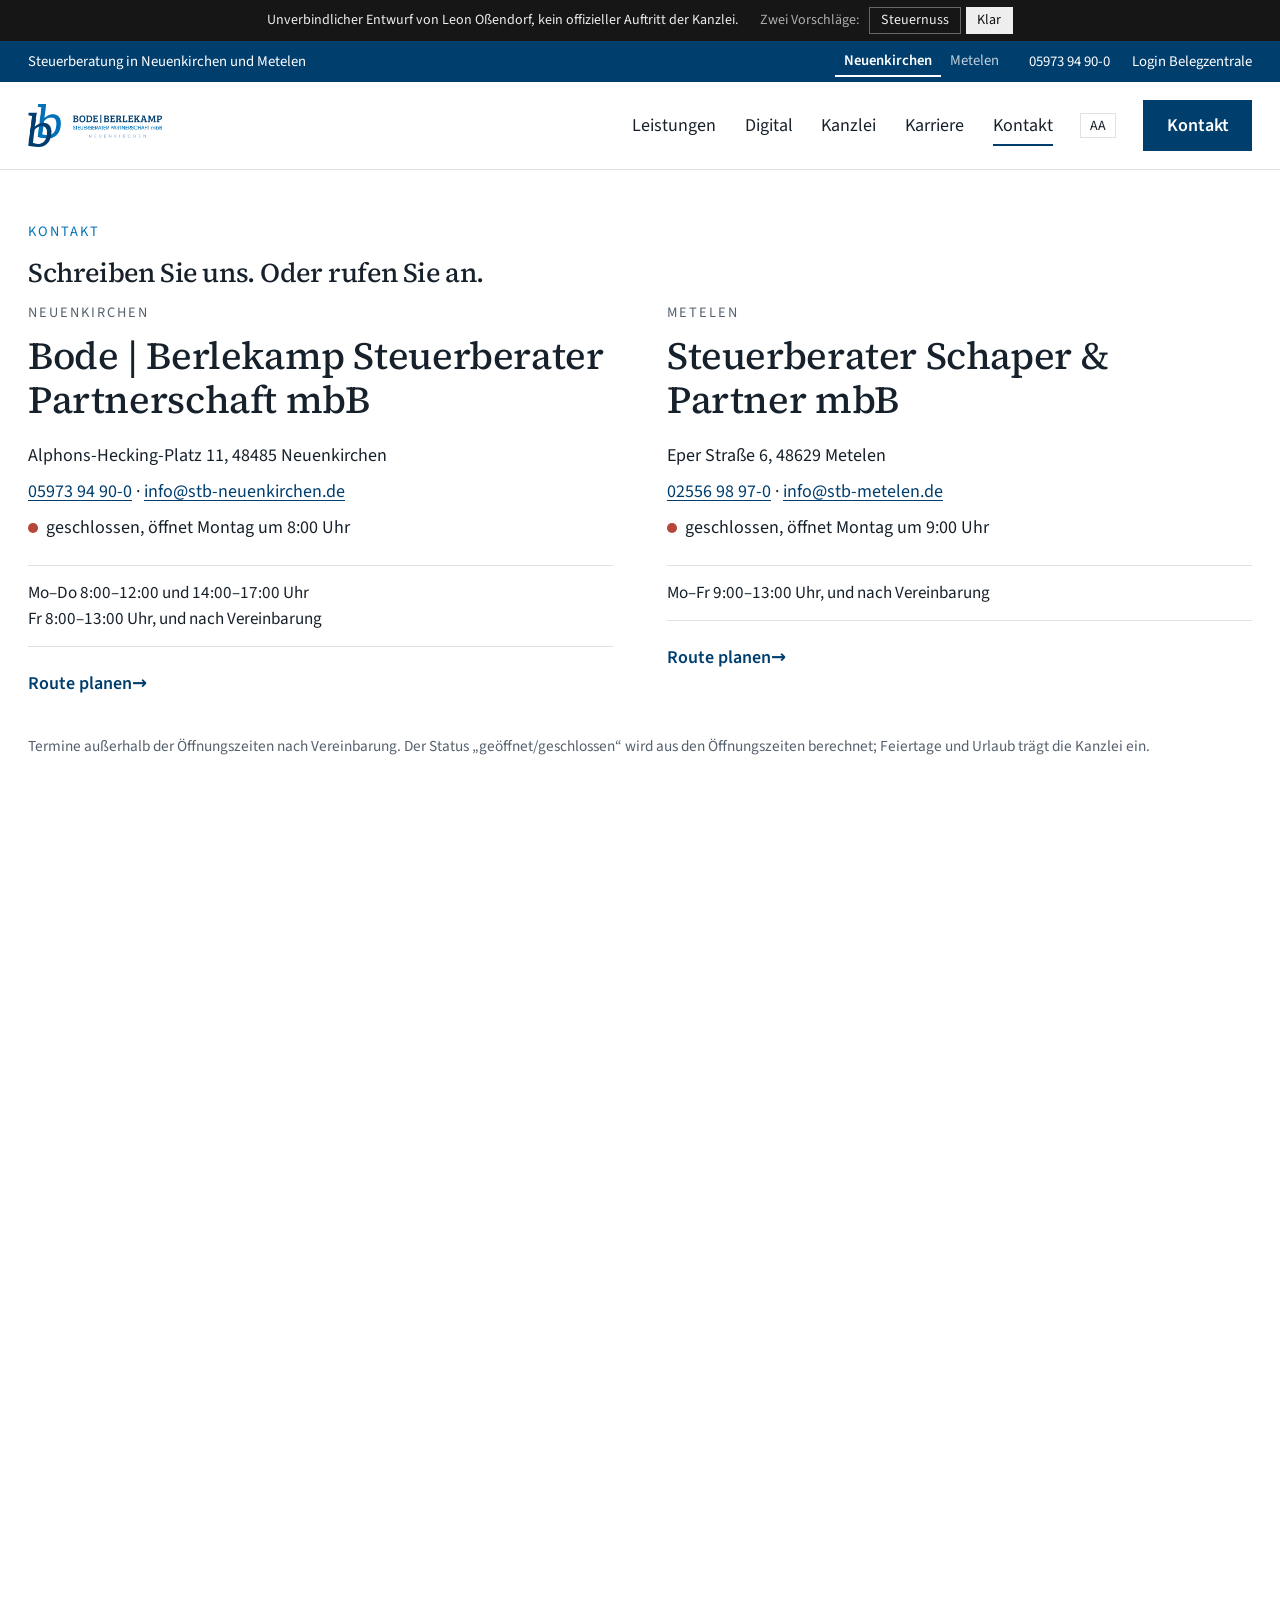
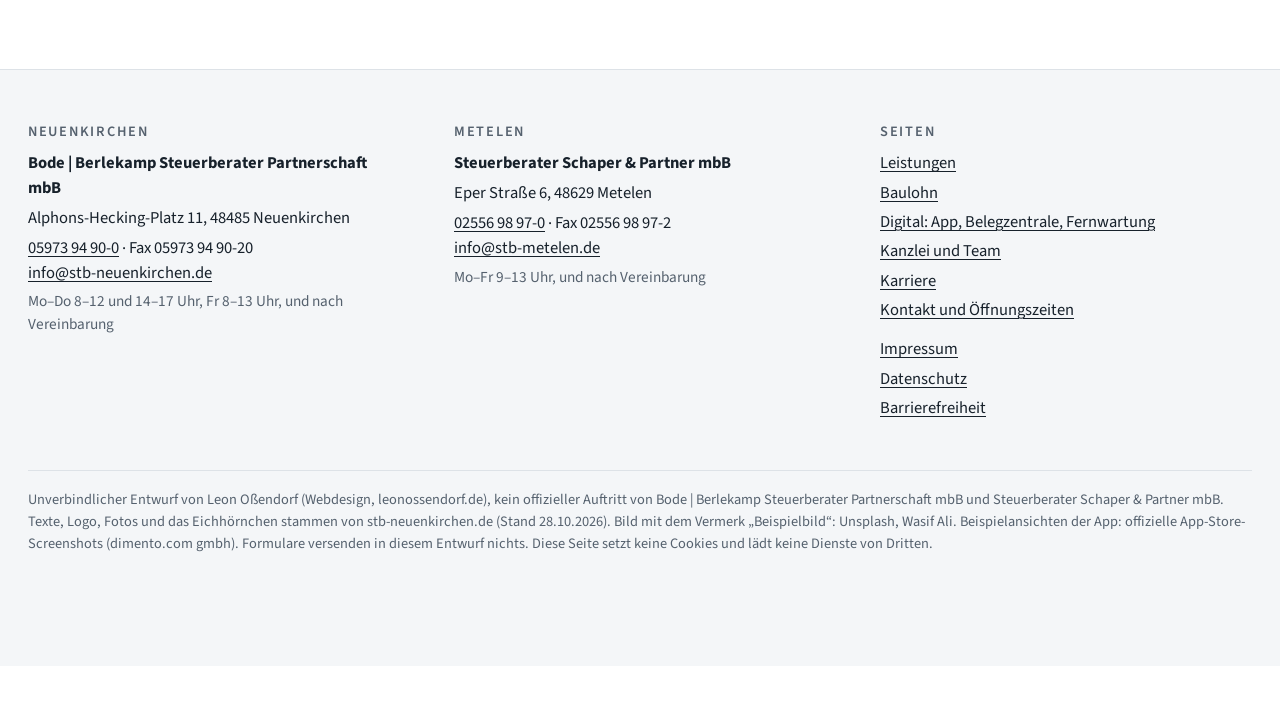
<file: standorte.html>
<!doctype html><html lang="de-DE"><head><meta charset="utf-8"><meta name="robots" content="noindex,nofollow"><meta http-equiv="refresh" content="0; url=kontakt.html"><title>Weiterleitung</title></head><body><p><a href="kontakt.html">Weiter zu kontakt.html</a></p></body></html>
</file>
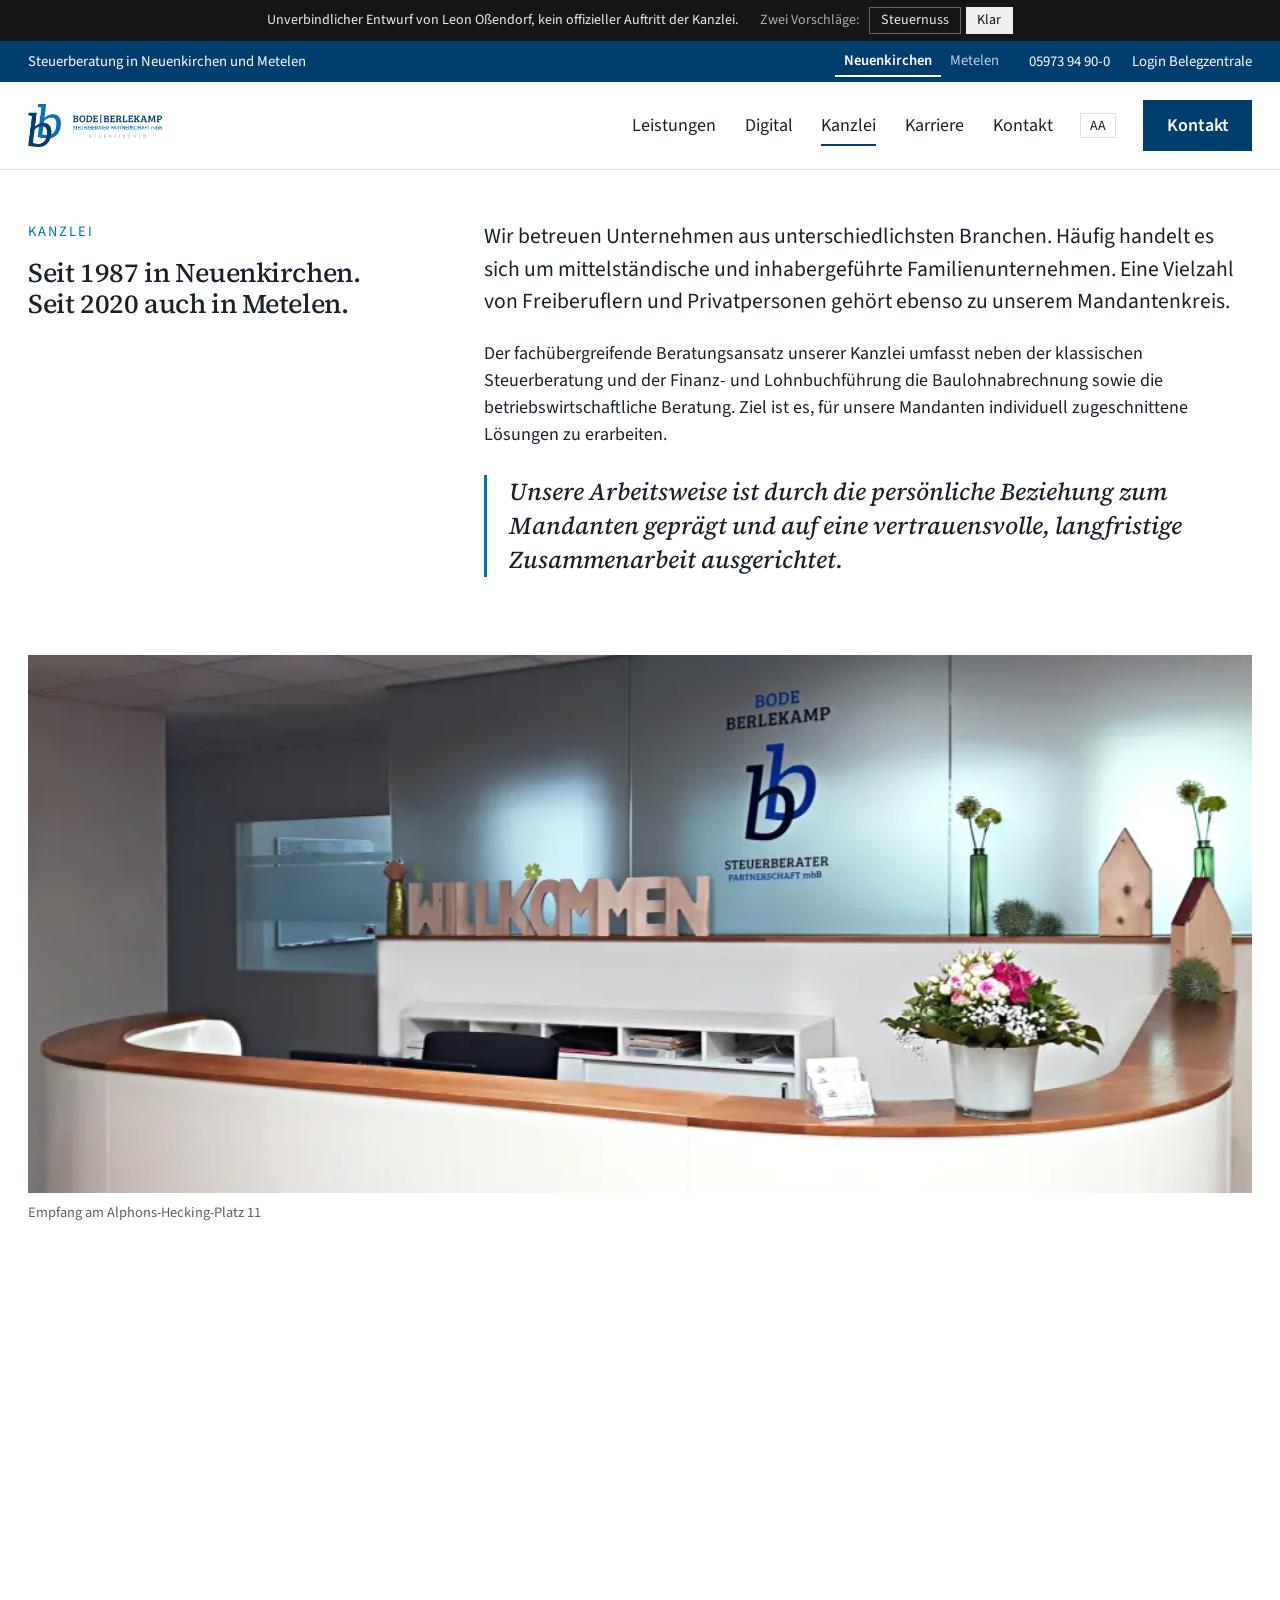
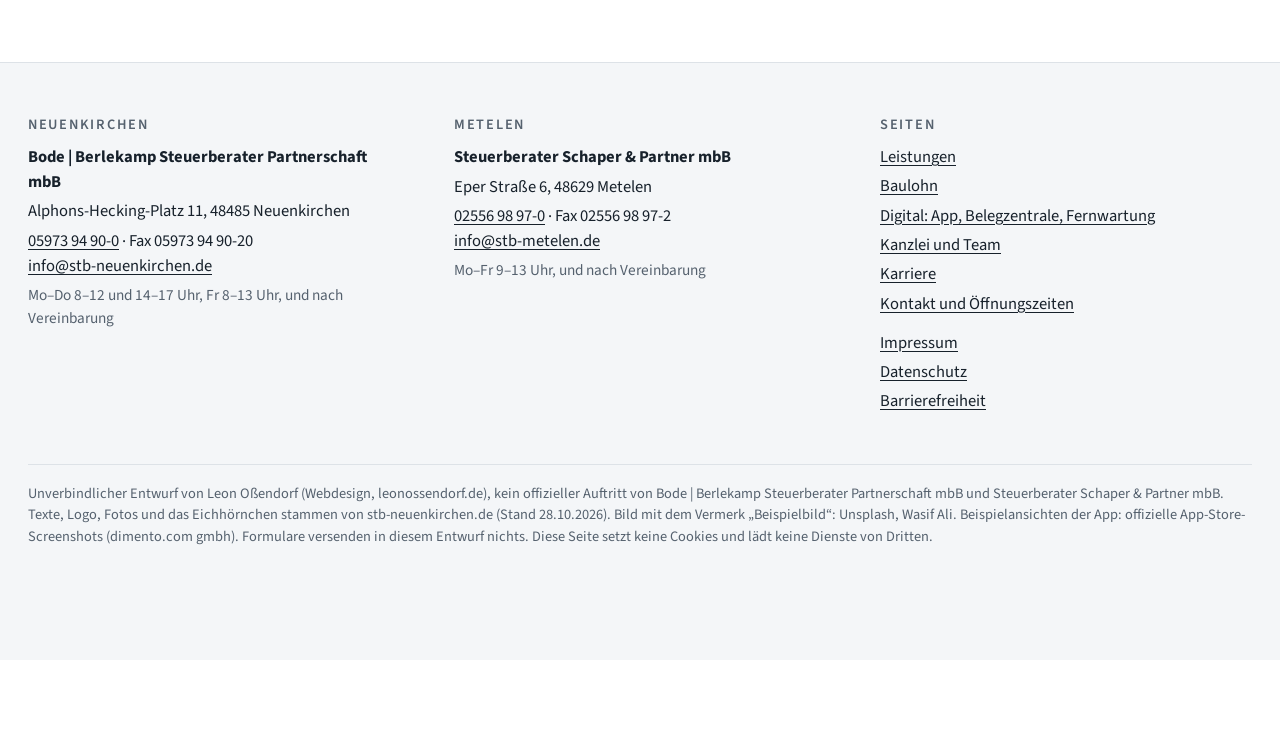
<file: team.html>
<!doctype html><html lang="de-DE"><head><meta charset="utf-8"><meta name="robots" content="noindex,nofollow"><meta http-equiv="refresh" content="0; url=kanzlei.html#team"><title>Weiterleitung</title></head><body><p><a href="kanzlei.html#team">Weiter zu kanzlei.html#team</a></p></body></html>
</file>
<file: css/base.css>
/* Basis: Reset, Schriften, Barrierefreiheit, Formulare. Gilt für beide Designs. */
@font-face{font-family:"Source Sans 3";src:url("../fonts/source-sans-3-latin-wght-normal.woff2") format("woff2");font-weight:200 900;font-display:swap}
@font-face{font-family:"Source Serif 4";src:url("../fonts/source-serif-4-latin-wght-normal.woff2") format("woff2");font-weight:200 900;font-display:swap}
@font-face{font-family:"Source Serif 4";src:url("../fonts/source-serif-4-latin-wght-italic.woff2") format("woff2");font-weight:200 900;font-style:italic;font-display:swap}
@font-face{font-family:"Bitter";src:url("../fonts/bitter-latin.woff2") format("woff2");font-weight:400 700;font-display:swap}

*,*::before,*::after{box-sizing:border-box}
html{font-size:112.5%;-webkit-text-size-adjust:100%;scroll-behavior:smooth}
html.schrift-gross{font-size:131%}
@media (prefers-reduced-motion:reduce){html{scroll-behavior:auto}*{animation:none!important;transition:none!important}}
body{margin:0;line-height:1.5;-webkit-font-smoothing:antialiased;overflow-x:hidden}
img,svg{max-width:100%;height:auto;display:block}
picture{display:contents}
h1,h2,h3,h4{line-height:1.15;margin:0 0 .5em;overflow-wrap:break-word;hyphens:auto}
p,ul,ol{margin:0 0 1em}
ul.sauber,ol.sauber{list-style:none;padding:0;margin:0}
a{color:var(--link);text-decoration-thickness:.07em;text-underline-offset:.18em}
a:hover{text-decoration-thickness:.14em}
:focus-visible{outline:3px solid var(--fokus);outline-offset:3px}
button{font:inherit;cursor:pointer}
[hidden]{display:none!important}
.nur-vorleser{position:absolute!important;width:1px;height:1px;overflow:hidden;clip:rect(0 0 0 0);clip-path:inset(50%);white-space:nowrap}
.skip{position:absolute;left:.5rem;top:-4rem;padding:.6rem 1rem;background:#111;color:#fff;z-index:1000}
.skip:focus{top:.5rem}
address{font-style:normal}

/* Raster */
.wrap{width:min(100% - 2.5rem, 68rem);margin-inline:auto}
.wrap-text{width:min(100% - 2.5rem, 44rem);margin-inline:auto}
.abschnitt{padding-block:clamp(3rem,7vw,6rem)}
.abschnitt-eng{padding-block:clamp(2rem,4vw,3.5rem)}
.linie{border:0;border-top:1px solid var(--rand);margin:0}
.spalten-2{display:grid;gap:3rem 4rem;grid-template-columns:1fr 1fr;align-items:start}
.spalten-3{display:grid;gap:2.5rem 3rem;grid-template-columns:repeat(3,1fr);align-items:start}
.spalten-text{display:grid;gap:2rem 4rem;grid-template-columns:minmax(0,1fr) minmax(0,2fr);align-items:start}
@media (max-width:860px){.spalten-2,.spalten-3,.spalten-text{grid-template-columns:1fr}}
.leise{color:var(--text-leise)}
.klein{font-size:.85rem}
.gross{font-size:1.2rem;line-height:1.5}
.nummer{display:block;font-size:.8rem;letter-spacing:.14em;text-transform:uppercase;color:var(--text-leise);margin-bottom:.8rem}

/* Entwurfsbanner mit Design-Schalter */
.entwurf{background:#161616;color:#eee;font-size:.78rem;padding:.4rem 1rem;display:flex;flex-wrap:wrap;gap:.3rem 1.2rem;align-items:center;justify-content:center}
.entwurf .schalter{display:inline-flex;gap:.25rem;align-items:center}
.entwurf .schalter span{opacity:.7;margin-right:.25rem}
.entwurf button{border:1px solid #666;background:transparent;color:#eee;padding:.1rem .6rem;font-size:.78rem}
.entwurf button[aria-pressed="true"]{background:#eee;color:#111;border-color:#eee}

/* Kopf */
.kopf-oben{font-size:.82rem;border-bottom:1px solid var(--rand)}
.kopf-oben .wrap{display:flex;flex-wrap:wrap;gap:.3rem 1.2rem;align-items:center;justify-content:space-between;min-height:2.3rem}
.kopf-oben .rechts{display:flex;flex-wrap:wrap;gap:.3rem 1.2rem;align-items:center}
.kopf-oben a{color:inherit;text-decoration:none}
.kopf-oben a:hover{text-decoration:underline}
.standort-wahl{display:inline-flex;gap:0}
.standort-wahl button{border:0;background:transparent;color:inherit;padding:.2rem .5rem;font-size:.82rem;border-bottom:2px solid transparent;opacity:.75}
.standort-wahl button[aria-pressed="true"]{opacity:1;font-weight:600;border-bottom-color:currentColor}
.kopf-haupt .wrap{display:flex;align-items:center;gap:1.5rem;padding-block:1rem;position:relative}
.logo{display:flex;align-items:center;gap:.7rem;text-decoration:none;color:inherit;margin-right:auto}
.logo img.marke{height:2.4rem;width:auto}
.logo img.wort{height:1.35rem;width:auto}
.nav ul{display:flex;gap:1.6rem;list-style:none;margin:0;padding:0}
.nav a{text-decoration:none;color:inherit;padding:.3rem 0;border-bottom:2px solid transparent}
.nav a[aria-current="page"]{border-bottom-color:var(--akzent)}
.nav a:hover{border-bottom-color:var(--rand-stark)}
.menu-knopf{display:none;border:1px solid var(--rand-stark);background:transparent;color:inherit;padding:.4rem .8rem}
.schrift{border:1px solid var(--rand);background:transparent;color:inherit;padding:.25rem .5rem;font-size:.78rem;line-height:1}
.schrift[aria-pressed="true"]{background:var(--text);color:var(--grund);border-color:var(--text)}
@media (max-width:900px){
  .nav{display:none;position:absolute;left:0;right:0;top:100%;background:var(--grund);border-top:1px solid var(--rand);border-bottom:1px solid var(--rand);z-index:50;padding:.5rem 1.25rem 1rem}
  .nav.offen{display:block}
  .nav ul{flex-direction:column;gap:0}
  .nav a{display:block;padding:.75rem 0;border-bottom:1px solid var(--rand)}
  .menu-knopf{display:inline-block}
  .kopf-haupt .btn-haupt{display:none}
  .logo img.wort{height:1.05rem}
}
@media (max-width:560px){.kopf-oben .claim{display:none}.kopf-oben .login{display:none}}

/* Buttons */
.btn{display:inline-flex;align-items:center;gap:.4rem;padding:.75rem 1.25rem;text-decoration:none;font-weight:600;border:1px solid var(--akzent);background:var(--akzent);color:#fff;min-height:44px;line-height:1.2}
.btn:hover{background:var(--akzent-dunkel);border-color:var(--akzent-dunkel)}
.btn-zweit{background:transparent;color:var(--akzent)}
.btn-zweit:hover{background:var(--flaeche);color:var(--akzent)}
.link-pfeil{font-weight:600;text-decoration:none;display:inline-block;padding:.5rem 0;min-height:44px;line-height:1.6}
.link-pfeil::after{content:" →"}
.link-pfeil:hover{text-decoration:underline}

/* Hero */
.hero .wrap{display:grid;gap:2.5rem 4rem;grid-template-columns:minmax(0,1.05fr) minmax(0,1fr);align-items:center}
@media (max-width:860px){.hero .wrap{grid-template-columns:1fr}}
.hero h1{font-size:clamp(1.9rem,4.2vw,3.1rem);margin-bottom:.6em;hyphens:manual}
@media (max-width:480px){.hero h1{hyphens:auto}}
.hero .gross{max-width:30rem}
.hero .knoepfe{display:flex;flex-wrap:wrap;gap:.75rem;margin-top:1.5rem}
.hero-bild{margin:0;position:relative}
.hero-bild img{width:100%;aspect-ratio:4/3;object-fit:cover}
.hero-bild figcaption{font-size:.8rem;color:var(--text-leise);margin-top:.5rem}

/* Infozeile unter dem Hero */
.infozeile{border-top:1px solid var(--rand);border-bottom:1px solid var(--rand)}
.infozeile .wrap{display:grid;grid-template-columns:repeat(3,1fr);gap:0}
.infozeile .zelle{padding:1rem 1.5rem 1rem 0;border-right:1px solid var(--rand);font-size:.95rem}
.infozeile .zelle:last-child{border-right:0}
.infozeile .zelle + .zelle{padding-left:1.5rem}
.infozeile strong{display:block;font-size:.78rem;letter-spacing:.12em;text-transform:uppercase;color:var(--text-leise);margin-bottom:.25rem}
.infozeile p{margin:0}
@media (max-width:760px){.infozeile .wrap{grid-template-columns:1fr}.infozeile .zelle{border-right:0;border-bottom:1px solid var(--rand);padding:.9rem 0}.infozeile .zelle + .zelle{padding-left:0}.infozeile .zelle:last-child{border-bottom:0}}
.status{display:inline-flex;align-items:center;gap:.45rem}
.status::before{content:"";width:.55rem;height:.55rem;border-radius:50%;background:#9a9a9a;flex:none}
.status.offen::before{background:var(--gruen)}
.status.zu::before{background:#b4463a}

/* Leistungsliste (typografisch, keine Karten) */
.liste-leistungen{list-style:none;margin:0;padding:0;display:grid;grid-template-columns:1fr 1fr;gap:0 4rem}
.liste-leistungen li{border-top:1px solid var(--rand);padding:1.4rem 0 1.5rem}
.liste-leistungen h3{font-size:1.25rem;margin-bottom:.35em}
.liste-leistungen p{margin:0 0 .5em;color:var(--text-leise)}
@media (max-width:760px){.liste-leistungen{grid-template-columns:1fr}}
.haken{list-style:none;padding:0;margin:0}
.haken li{padding-left:1.4rem;position:relative;margin-bottom:.4rem}
.haken li::before{content:"";position:absolute;left:0;top:.62em;width:.55rem;height:.55rem;background:var(--akzent)}

/* Band mit Bild (Baulohn) */
.band{display:grid;grid-template-columns:minmax(0,1fr) minmax(0,1fr);align-items:stretch}
.band .bild img{width:100%;height:100%;object-fit:cover;min-height:20rem}
.band .text{padding:clamp(2rem,5vw,4.5rem)}
@media (max-width:860px){.band{grid-template-columns:1fr}}

/* Porträts */
.portraits{display:grid;grid-template-columns:repeat(auto-fill,minmax(9rem,11rem));gap:1.5rem;margin:1.5rem 0}
.portraits figure{margin:0}
.portraits img{width:100%;aspect-ratio:1;object-fit:cover;object-position:50% 35%}
.portraits figcaption{margin-top:.5rem;font-size:.9rem;line-height:1.3}
.portraits figcaption b{display:block}
.zitat{font-size:1.35rem;line-height:1.4;margin:1.5rem 0;padding-left:1.2rem;border-left:3px solid var(--akzent)}

/* Standorte als Textblöcke */
.standorte{display:grid;grid-template-columns:1fr 1fr;gap:3rem}
@media (max-width:760px){.standorte{grid-template-columns:1fr}}
.standort h3{font-size:1.3rem;margin-bottom:.2em}
.standort .ort{display:block;font-size:.8rem;letter-spacing:.14em;text-transform:uppercase;color:var(--text-leise);margin-bottom:.6rem}
.standort p{margin:0 0 .5em}
.standort .zeiten{margin:.8rem 0;padding:.8rem 0;border-top:1px solid var(--rand);border-bottom:1px solid var(--rand);font-size:.95rem}

/* Team-Liste */
.team-filter{display:flex;gap:1.2rem;flex-wrap:wrap;margin:1rem 0 1.5rem;border-bottom:1px solid var(--rand)}
.team-filter button{border:0;background:transparent;color:inherit;padding:.5rem 0;border-bottom:2px solid transparent;margin-bottom:-1px}
.team-filter button[aria-pressed="true"]{border-bottom-color:var(--akzent);font-weight:600}
.team-liste{list-style:none;margin:0;padding:0;columns:2;column-gap:3rem}
@media (max-width:760px){.team-liste{columns:1}}
.team-liste li{break-inside:avoid;padding:.7rem 0;border-top:1px solid var(--rand)}
.team-liste b{display:block}
.team-liste span{color:var(--text-leise);font-size:.95rem}
.team-liste .mail{display:block;font-size:.82rem;color:var(--text-leise);word-break:break-all}
.gf{display:grid;grid-template-columns:repeat(3,1fr);gap:2.5rem}
@media (max-width:860px){.gf{grid-template-columns:1fr 1fr}}
@media (max-width:560px){.gf{grid-template-columns:1fr}}
.gf figure{margin:0}
.gf img{width:min(100%,12rem);aspect-ratio:1;object-fit:cover;object-position:50% 35%;margin-bottom:.8rem}
.gf figcaption b{display:block;font-size:1.1rem}
.gf figcaption span{display:block;color:var(--text-leise);font-size:.95rem}

/* Zeitleiste */
.zeitleiste{list-style:none;margin:0;padding:0}
.zeitleiste li{display:grid;grid-template-columns:4.5rem 1fr;gap:1.5rem;padding:.6rem 0;border-top:1px solid var(--rand)}
.zeitleiste .jahr{font-weight:700}

/* Formular */
form{margin:0}
.formular fieldset{border:0;padding:0;margin:0 0 1.3rem;min-width:0}
.formular legend{font-weight:600;margin-bottom:.5rem;padding:0}
.wahl{display:flex;flex-wrap:wrap;gap:.5rem .6rem}
.wahl label{border:1px solid var(--rand-stark);padding:.5rem .9rem;cursor:pointer;display:inline-flex;align-items:center;min-height:44px;background:var(--grund);color:var(--text)}
.wahl input{position:absolute;opacity:0;width:1px;height:1px}
.wahl label:has(input:checked){background:var(--text);color:var(--grund);border-color:var(--text)}
.wahl label:has(input:focus-visible){outline:3px solid var(--fokus);outline-offset:2px}
.feldzeile{display:grid;gap:.3rem;margin-bottom:1.1rem}
.feldzeile label{font-weight:600}
.feldzeile .hinweis{font-size:.85rem;color:var(--text-leise)}
.feldzeile input,.feldzeile textarea{font:inherit;padding:.7rem .8rem;border:1px solid var(--rand-stark);background:#fff;color:#111;width:100%;min-height:44px}
.feldzeile input::placeholder,.feldzeile textarea::placeholder{color:#6a6a6a}
.feldzeile textarea{min-height:7rem;resize:vertical}
.zwei{display:grid;gap:1rem;grid-template-columns:1fr 1fr}
@media (max-width:600px){.zwei{grid-template-columns:1fr}}
.schieber{display:grid;grid-template-columns:1fr auto;gap:1rem;align-items:center}
.schieber output{font-weight:700;min-width:3ch;text-align:right}
input[type=range]{width:100%;accent-color:var(--akzent)}
.fehler{color:#b4463a;font-weight:600;margin:.5rem 0}
.demo-hinweis{font-size:.82rem;color:var(--text-leise);margin-top:.8rem}
.bestaetigung{border-top:3px solid var(--gruen);padding:1.2rem 0}
.bestaetigung h3{margin-top:0}
[data-zeig]{display:none}
[data-zeig].aktiv{display:block}
.zwei[data-zeig].aktiv{display:grid}
.kompakt{display:grid;grid-template-columns:minmax(0,1fr) minmax(0,1.4fr);gap:2rem 4rem;align-items:start}
@media (max-width:860px){.kompakt{grid-template-columns:1fr}}

/* Fuß */
.fuss{padding-block:3rem 6rem;border-top:1px solid var(--rand);font-size:.92rem}
.fuss .spalten{display:grid;gap:2rem 3rem;grid-template-columns:repeat(auto-fit,minmax(15rem,1fr))}
[data-design] .fuss h2{font-family:inherit;font-size:.8rem;letter-spacing:.12em;text-transform:uppercase;margin-bottom:.6rem;color:var(--text-leise);font-weight:600}
.fuss p{margin:0 0 .3em}
.fuss ul{list-style:none;padding:0;margin:0}
.fuss li{margin-bottom:.25rem}
.fuss a{color:inherit}
.fuss .entwurf-hinweis{margin-top:2.5rem;padding-top:1rem;border-top:1px solid var(--rand);color:var(--text-leise);font-size:.8rem}

/* Daumenleiste am Handy */
.daumen{display:none}
@media (max-width:760px){
  .daumen{display:grid;grid-template-columns:1fr 1fr;gap:.5rem;position:fixed;left:0;right:0;bottom:0;padding:.6rem .8rem calc(.6rem + env(safe-area-inset-bottom));background:var(--grund);border-top:1px solid var(--rand);z-index:40}
  .daumen .btn{padding:.6rem;min-height:44px;justify-content:center}
}
.beispiel{position:relative}
.beispiel::after{content:"Beispielbild";position:absolute;right:.5rem;bottom:.5rem;font-size:.7rem;background:rgba(0,0,0,.6);color:#fff;padding:.15rem .5rem}
.faq details{border-top:1px solid var(--rand);padding:.7rem 0}
.faq details:last-child{border-bottom:1px solid var(--rand)}
.faq summary{cursor:pointer;font-weight:600;padding:.2rem 0}
.faq p{margin:.6rem 0 0}
.label{display:inline-block;font-size:.78rem;letter-spacing:.1em;text-transform:uppercase;padding:.2rem .5rem;border:1px solid var(--rand-stark);color:var(--text-leise)}

/* ===== Fassung 3: Hero-Komposition, Animationen, Formular, Anleitung ===== */
.hero{position:relative;overflow:hidden}
.hero-raster{display:grid;grid-template-columns:minmax(0,7fr) minmax(0,5fr);gap:2rem 4rem;align-items:end}
@media (max-width:900px){.hero-raster{grid-template-columns:1fr}}
.hero-kicker{display:flex;gap:1.2rem;flex-wrap:wrap;font-size:.8rem;letter-spacing:.14em;text-transform:uppercase;color:var(--text-leise);margin:0 0 1.6rem}
.hero-kicker span+span::before{content:"·";margin-right:1.2rem;opacity:.5}
.hero h1{font-size:clamp(2.4rem,6vw,5rem);line-height:.98;margin:0 0 1.2rem;hyphens:manual;max-width:12ch}
.hero-satz{font-size:1.2rem;max-width:30rem;margin-bottom:1.6rem}
.hero-knoepfe{display:flex;flex-wrap:wrap;gap:.75rem}
.hero-bilder{position:relative;display:grid;grid-template-columns:repeat(6,1fr);grid-template-rows:auto auto;gap:.75rem}
.hero-bilder figure{margin:0;position:relative;overflow:hidden}
.hero-bilder img{width:100%;height:100%;object-fit:cover;transition:transform .6s ease}
.hero-bilder figure:hover img{transform:scale(1.03)}
.hero-bilder .b1{grid-column:1/-1;grid-row:1}
.hero-bilder .b1 img{aspect-ratio:16/9}
.hero-bilder .b2{grid-column:1/3;grid-row:2}
.hero-bilder .b3{grid-column:3/5;grid-row:2}
.hero-bilder .b2 img,.hero-bilder .b3 img{aspect-ratio:1;object-position:50% 35%}
.hero-bilder figcaption{font-size:.72rem;letter-spacing:.06em;text-transform:uppercase;color:var(--text-leise);margin-top:.35rem}
.hero-bilder .b4{grid-column:5/-1;grid-row:2;font-size:.85rem;padding:.6rem .8rem;border-left:2px solid var(--akzent)}
.hero-bilder .b4 strong{display:block;font-size:.72rem;letter-spacing:.12em;text-transform:uppercase;color:var(--text-leise);margin-bottom:.3rem}
.hero-bilder .b4 p{margin:0 0 .25em}
@media (max-width:560px){.hero-bilder .b2{grid-column:1/4}.hero-bilder .b3{grid-column:4/7}.hero-bilder .b4{grid-column:1/-1;grid-row:3}}
.hero-figur{position:absolute;bottom:0;pointer-events:none}

/* Animationen: sanftes Einblenden beim Scrollen, Hover, Übergänge */
.ein{opacity:0;transform:translateY(14px);transition:opacity .5s ease,transform .5s ease}
.ein.sichtbar{opacity:1;transform:none}
.ein-2{transition-delay:.12s}.ein-3{transition-delay:.24s}.ein-4{transition-delay:.36s}
html.ohne-js .ein{opacity:1;transform:none}
.btn,.link-pfeil,.nav a,.wahl label,.team-filter button{transition:background-color .2s ease,color .2s ease,border-color .2s ease,transform .25s ease,box-shadow .25s ease}
.btn:hover{transform:translateY(-1px)}
.link-pfeil::after{display:inline-block;transition:transform .25s ease}
.link-pfeil:hover::after{transform:translateX(4px)}
@keyframes hero-auf{from{opacity:0;transform:translateY(18px)}to{opacity:1;transform:none}}
.hero-text > *{animation:hero-auf .6s ease both}
.hero-text > *:nth-child(2){animation-delay:.1s}.hero-text > *:nth-child(3){animation-delay:.2s}.hero-text > *:nth-child(4){animation-delay:.3s}
.hero-bilder > *{animation:hero-auf .7s ease both;animation-delay:.25s}
.hero-bilder > *:nth-child(2){animation-delay:.4s}.hero-bilder > *:nth-child(3){animation-delay:.5s}.hero-bilder > *:nth-child(4){animation-delay:.6s}
.hero-figur{animation:hero-auf .8s ease .5s both}
.hero-text > [data-only],.hero-text > picture{animation:none}
@media (prefers-reduced-motion:reduce){.ein{opacity:1;transform:none;transition:none}.hero-text > *,.hero-bilder > *,.hero-figur{animation:none}.hero-bilder figure:hover img{transform:none}}

/* Formular, Fassung 3: wenige Felder, Beschriftung über dem Feld, deutlicher Knopf */
.f3{max-width:34rem}
.f3 .feldzeile{margin-bottom:1.4rem}
.f3 .feldzeile label{font-weight:600;font-size:.95rem;margin-bottom:.2rem}
.f3 .feldzeile input,.f3 .feldzeile textarea{padding:.85rem .9rem;border:1.5px solid var(--rand-stark);background:#fff;color:#111;font-size:1rem}
.f3 .feldzeile input:focus,.f3 .feldzeile textarea:focus{border-color:var(--akzent);outline:3px solid var(--fokus);outline-offset:2px}
.f3 .wahl{gap:.5rem}
.f3 .wahl label{padding:.55rem 1rem;font-size:.95rem}
.f3 .btn{padding:.95rem 1.8rem;font-size:1.05rem;width:100%;justify-content:center}
@media (min-width:600px){.f3 .btn{width:auto}}
.f3 .demo-hinweis{margin-top:.9rem}
.erfolg{max-width:34rem;padding:1rem 0;display:grid;gap:.6rem}
.erfolg .haken-gross{width:3.2rem;height:3.2rem;border-radius:50%;background:var(--gruen);display:grid;place-items:center;color:#fff;margin-bottom:.4rem;animation:hero-auf .5s ease both}
.erfolg h3{margin:0}
.erfolg p{margin:0}
.erfolg .weiter{margin-top:1rem;display:flex;gap:.75rem;flex-wrap:wrap;align-items:center}

/* Schritt-für-Schritt-Anleitung */
.schritte{list-style:none;margin:0;padding:0}
.schritte li{display:grid;grid-template-columns:minmax(0,1fr) 11rem;gap:1.5rem 3rem;align-items:center;padding:2rem 0;border-top:1px solid var(--rand)}
.schritte li:last-child{border-bottom:1px solid var(--rand)}
.schritte .nr{display:block;font-size:2.4rem;line-height:1;font-weight:700;color:var(--akzent);margin-bottom:.4rem}
.schritte h3{margin-bottom:.3em}
.schritte p{margin:0 0 .5em}
.schritte figure{margin:0}
.schritte img{width:100%;border:1px solid var(--rand)}
.schritte figcaption{font-size:.72rem;color:var(--text-leise);margin-top:.35rem}
@media (max-width:640px){.schritte li{grid-template-columns:1fr}.schritte figure{max-width:13rem}}
.anleitung-quelle{font-size:.78rem;color:var(--text-leise);margin-top:1rem}
</file>
<file: css/klar.css>
/* Design „Klar“: editorial, Logo-Blau, Serife, Hairlines. Keine Karten, keine Verläufe. */
[data-design="klar"]{
  --grund:#ffffff;--flaeche:#f4f6f8;--text:#17212b;--text-leise:#55616e;
  --akzent:#003e6e;--akzent-dunkel:#002a4b;--akzent-2:#0071b8;--link:#003e6e;--rand:#dde2e7;--rand-stark:#97a3af;
  --gruen:#2e7d4f;--fokus:#0071b8;
  --serif:"Source Serif 4",Georgia,serif;--sans:"Source Sans 3",system-ui,sans-serif;
}
[data-design="klar"] body{font-family:var(--sans);color:var(--text);background:var(--grund)}
[data-design="klar"] h1,[data-design="klar"] h2,[data-design="klar"] h3,[data-design="klar"] .zitat{font-family:var(--serif);font-weight:500;color:var(--text)}
[data-design="klar"] h1{letter-spacing:-.015em}
[data-design="klar"] h2{font-size:clamp(1.6rem,3vw,2.3rem);letter-spacing:-.01em}
[data-design="klar"] h3{font-size:1.25rem}
[data-design="klar"] [data-only="nuss"]{display:none!important}
[data-design="klar"] .kopf-oben{background:var(--akzent);color:#fff;border-bottom:0;--rand:rgba(255,255,255,.35)}
[data-design="klar"] .kopf-haupt{border-bottom:1px solid var(--rand)}
[data-design="klar"] .hero{padding-block:clamp(2.5rem,6vw,5.5rem)}
[data-design="klar"] .hero h1 em{font-style:italic;font-weight:400;color:var(--akzent)}
[data-design="klar"] .abschnitt-flaeche{background:var(--flaeche)}
[data-design="klar"] .band{background:var(--akzent);color:#fff}
[data-design="klar"] .band h2,[data-design="klar"] .band h3{color:#fff}
[data-design="klar"] .band .haken li::before{background:#8fc3e8}
[data-design="klar"] .band .btn{background:#fff;color:var(--akzent);border-color:#fff}
[data-design="klar"] .band .btn:hover{background:#e6eef5}
[data-design="klar"] .nummer{color:var(--akzent-2)}
[data-design="klar"] .band .nummer{color:#bfe0f7}
[data-design="klar"] .zitat{font-style:italic;border-left-color:var(--akzent-2)}
[data-design="klar"] .fuss{background:var(--flaeche)}
[data-design="klar"] .karriere{border-top:1px solid var(--rand);border-bottom:1px solid var(--rand)}

/* Fassung 3 */
[data-design="klar"] .hero{background:var(--grund);padding-block:clamp(2.5rem,6vw,5rem) 0}
[data-design="klar"] .hero-raster{padding-bottom:clamp(2.5rem,6vw,5rem)}
[data-design="klar"] .hero h1{font-weight:500}
[data-design="klar"] .hero h1 em{font-style:italic;font-weight:400;color:var(--akzent)}
[data-design="klar"] .hero-text{border-left:1px solid var(--rand);padding-left:clamp(1rem,3vw,2.5rem);position:relative}
[data-design="klar"] .hero-text::before{content:"Steuerberater · Partnerschaft mbB";position:absolute;left:-1.4rem;top:0;writing-mode:vertical-rl;transform:rotate(180deg);font-size:.68rem;letter-spacing:.2em;text-transform:uppercase;color:var(--text-leise);white-space:nowrap}
@media (max-width:900px){[data-design="klar"] .hero-text{border-left:0;padding-left:0}[data-design="klar"] .hero-text::before{display:none}}
[data-design="klar"] .hero-bilder .b4{background:var(--akzent);color:#fff;border-left:0}
[data-design="klar"] .hero-bilder .b4 strong{color:#bfe0f7}
[data-design="klar"] .hero-bilder .b4 .status::before{background:#9fd3b0}
[data-design="klar"] .f3 .wahl label:has(input:checked){background:var(--akzent);border-color:var(--akzent);color:#fff}
[data-design="klar"] .schritte .nr{font-family:var(--serif)}
</file>
<file: css/nuss.css>
/* Design „Steuernuss“: warm, Slab-Serif, flächig, das Original-Eichhörnchen der Kanzlei an zwei Stellen. Keine Verläufe, keine Karten. */
[data-design="nuss"]{
  --grund:#fdf8f1;--flaeche:#f3eadc;--text:#2f2416;--text-leise:#6a5540;
  --akzent:#9c4b18;--akzent-dunkel:#7a3a10;--akzent-2:#5b3a1e;--link:#8a4214;--rand:#e2d6c4;--rand-stark:#b59c7d;
  --gruen:#5c7a3a;--fokus:#9c4b18;
  --slab:"Bitter","Source Serif 4",Georgia,serif;--sans:"Source Sans 3",system-ui,sans-serif;
}
[data-design="nuss"] body{font-family:var(--sans);color:var(--text);background:var(--grund)}
[data-design="nuss"] h1,[data-design="nuss"] h2,[data-design="nuss"] h3{font-family:var(--slab);font-weight:700;color:var(--akzent-2)}
[data-design="nuss"] h2{font-size:clamp(1.6rem,3vw,2.3rem)}
[data-design="nuss"] h3{font-size:1.25rem}
[data-design="nuss"] [data-only="klar"]{display:none!important}
[data-design="nuss"] .kopf-oben{background:var(--akzent-2);color:#fff;border-bottom:0;--rand:rgba(255,255,255,.35)}
[data-design="nuss"] .kopf-haupt{border-bottom:1px solid var(--rand)}
[data-design="nuss"] .hero{padding-block:clamp(2.5rem,6vw,5.5rem);background:var(--flaeche);position:relative;overflow:hidden}
[data-design="nuss"] .hero h1 em{font-style:normal;color:var(--akzent)}
[data-design="nuss"] .hoernchen-hero{position:absolute;right:0;bottom:-2px;width:clamp(8rem,15vw,13rem);pointer-events:none}
@media (max-width:860px){[data-design="nuss"] .hoernchen-hero{width:8rem;right:-.5rem}}
[data-design="nuss"] .abschnitt-flaeche{background:var(--flaeche)}
[data-design="nuss"] .band{background:var(--akzent-2);color:#fff}
[data-design="nuss"] .band h2,[data-design="nuss"] .band h3{color:#f7e3c6}
[data-design="nuss"] .band .haken li::before{background:#d9a56f}
[data-design="nuss"] .band .btn{background:#fff;color:var(--akzent-2);border-color:#fff}
[data-design="nuss"] .band .btn:hover{background:#f3eadc}
[data-design="nuss"] .nummer{color:var(--akzent)}
[data-design="nuss"] .band .nummer{color:#f0d3b0}
[data-design="nuss"] .btn{border-radius:3px}
[data-design="nuss"] .zitat{font-family:var(--slab);font-size:1.25rem}
[data-design="nuss"] .karriere{background:var(--flaeche);position:relative;overflow:hidden}
[data-design="nuss"] .karriere{padding-bottom:0}
[data-design="nuss"] .karriere .wrap{position:relative;padding-right:min(26%,14rem);padding-bottom:clamp(3rem,7vw,6rem)}
[data-design="nuss"] .hoernchen-karriere{position:absolute;right:1rem;bottom:0;width:clamp(8rem,15vw,12rem);pointer-events:none}
@media (max-width:760px){[data-design="nuss"] .karriere .wrap{padding-right:0;padding-bottom:8rem}[data-design="nuss"] .hoernchen-karriere{width:7rem;right:.5rem}}
[data-design="nuss"] .fuss{background:var(--flaeche)}

/* Fassung 3 */
[data-design="nuss"] .hero{background:var(--flaeche);padding-block:clamp(2.5rem,6vw,5rem) 0}
[data-design="nuss"] .hero-raster{padding-bottom:clamp(2.5rem,6vw,5rem);grid-template-columns:minmax(0,6fr) minmax(0,5fr)}
@media (max-width:900px){[data-design="nuss"] .hero-raster{grid-template-columns:1fr}}
[data-design="nuss"] .hero-text{position:relative;padding-bottom:clamp(1rem,6vw,5rem);padding-right:clamp(8rem,17vw,13.5rem)}
[data-design="nuss"] .hero h1 em{font-style:normal;color:var(--akzent);display:inline-block;border-bottom:.12em solid var(--akzent-2);line-height:1.05}
[data-design="nuss"] .hero .eich-hero{position:absolute;right:0;bottom:0;width:clamp(8rem,15vw,12rem);pointer-events:none}
@media (max-width:900px){[data-design="nuss"] .hero .eich-hero{right:0;width:7.5rem}[data-design="nuss"] .hero-text{padding-right:0;padding-bottom:11rem}}
[data-design="nuss"] .hero-bilder .b1 img{outline:.6rem solid #fff;outline-offset:-.6rem}
[data-design="nuss"] .hero-bilder .b4{background:var(--akzent-2);color:#fff;border-left:0}
[data-design="nuss"] .hero-bilder .b4 strong{color:#f0d3b0}
[data-design="nuss"] .hero-bilder .b4 .status::before{background:#c9e0a0}
[data-design="nuss"] .digital-figur{position:relative;overflow:hidden;padding-bottom:0}
[data-design="nuss"] .digital-figur .wrap{position:relative;padding-bottom:clamp(3rem,7vw,6rem)}
[data-design="nuss"] .eich-digital{position:absolute;right:0;bottom:0;width:clamp(7rem,13vw,10rem);pointer-events:none}
[data-design="nuss"] .digital-figur .spalten-2 > div:last-child{padding-right:min(26%,11rem)}
@media (max-width:860px){[data-design="nuss"] .digital-figur .spalten-2 > div:last-child{padding-right:0;padding-bottom:7rem}[data-design="nuss"] .eich-digital{width:7rem}}
[data-design="nuss"] .f3 .wahl label:has(input:checked){background:var(--akzent-2);border-color:var(--akzent-2);color:#fff}
[data-design="nuss"] .schritte .nr{font-family:var(--slab)}
</file>
